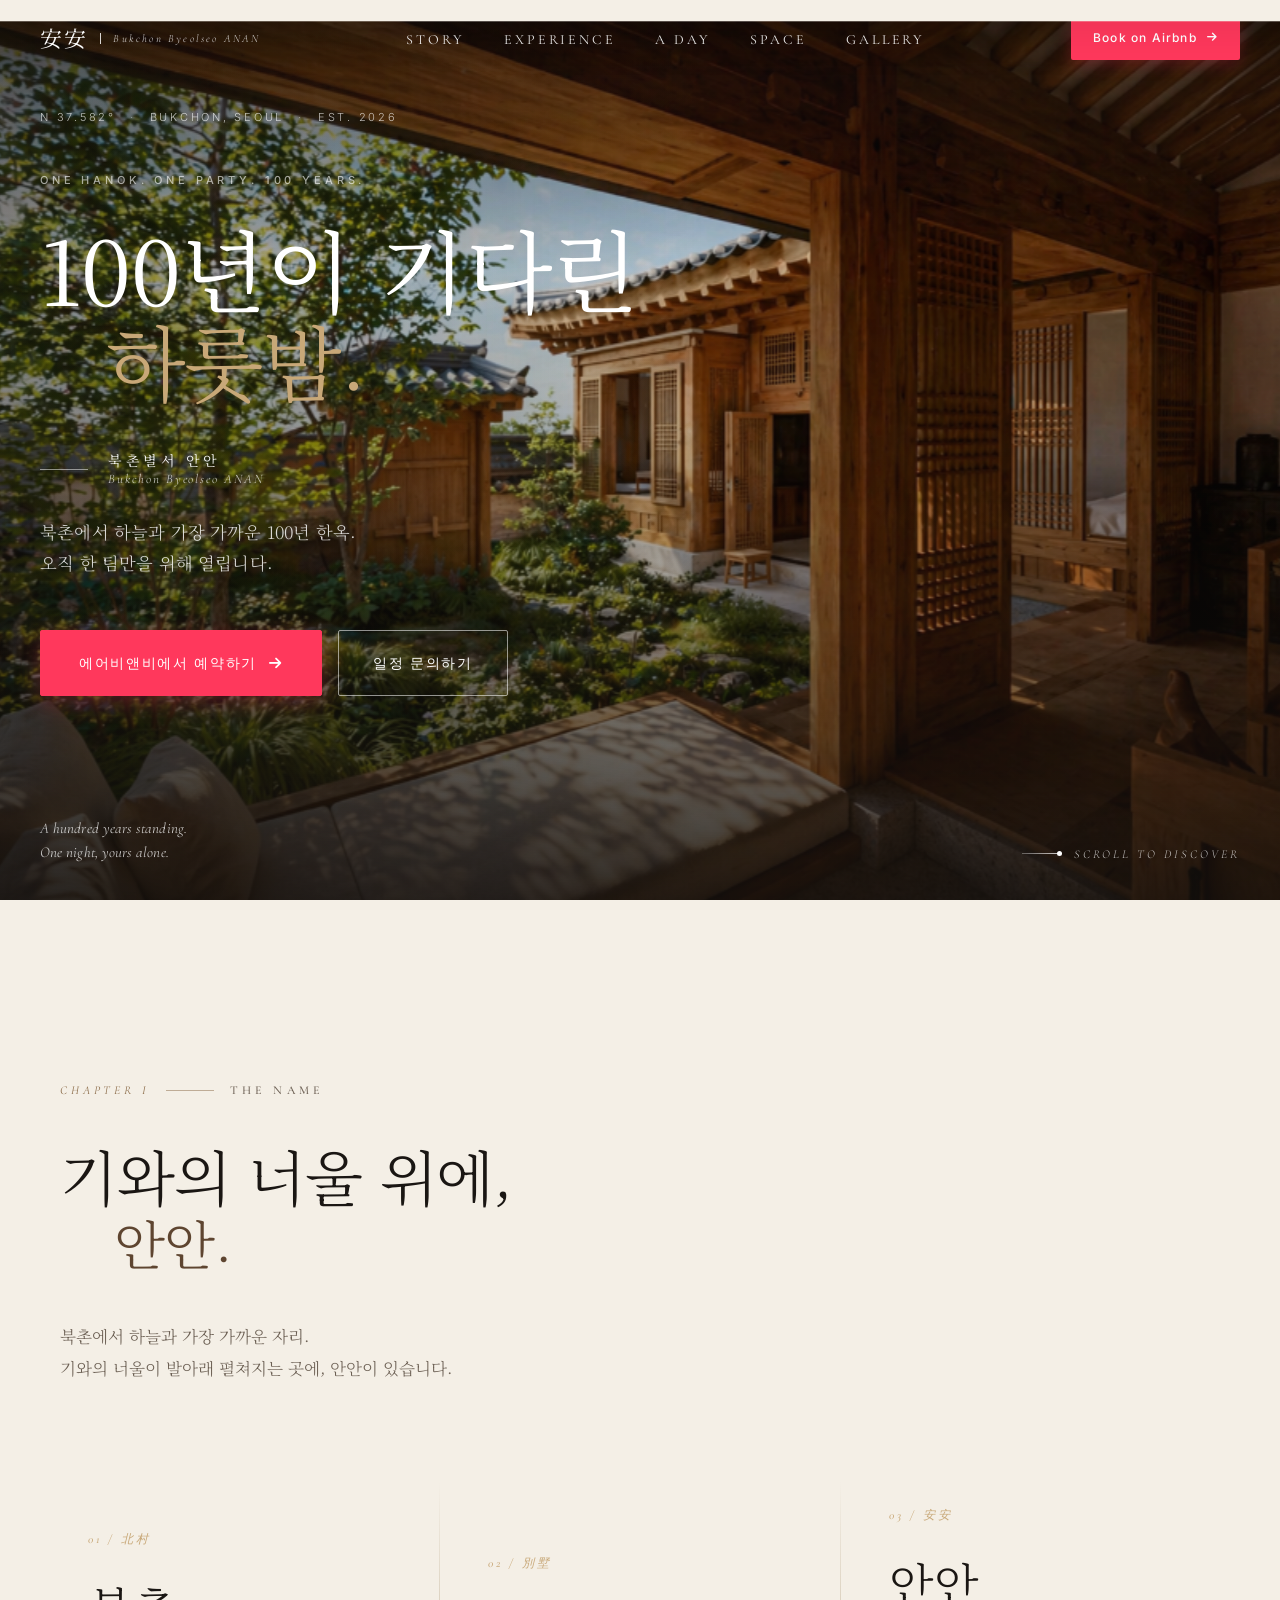
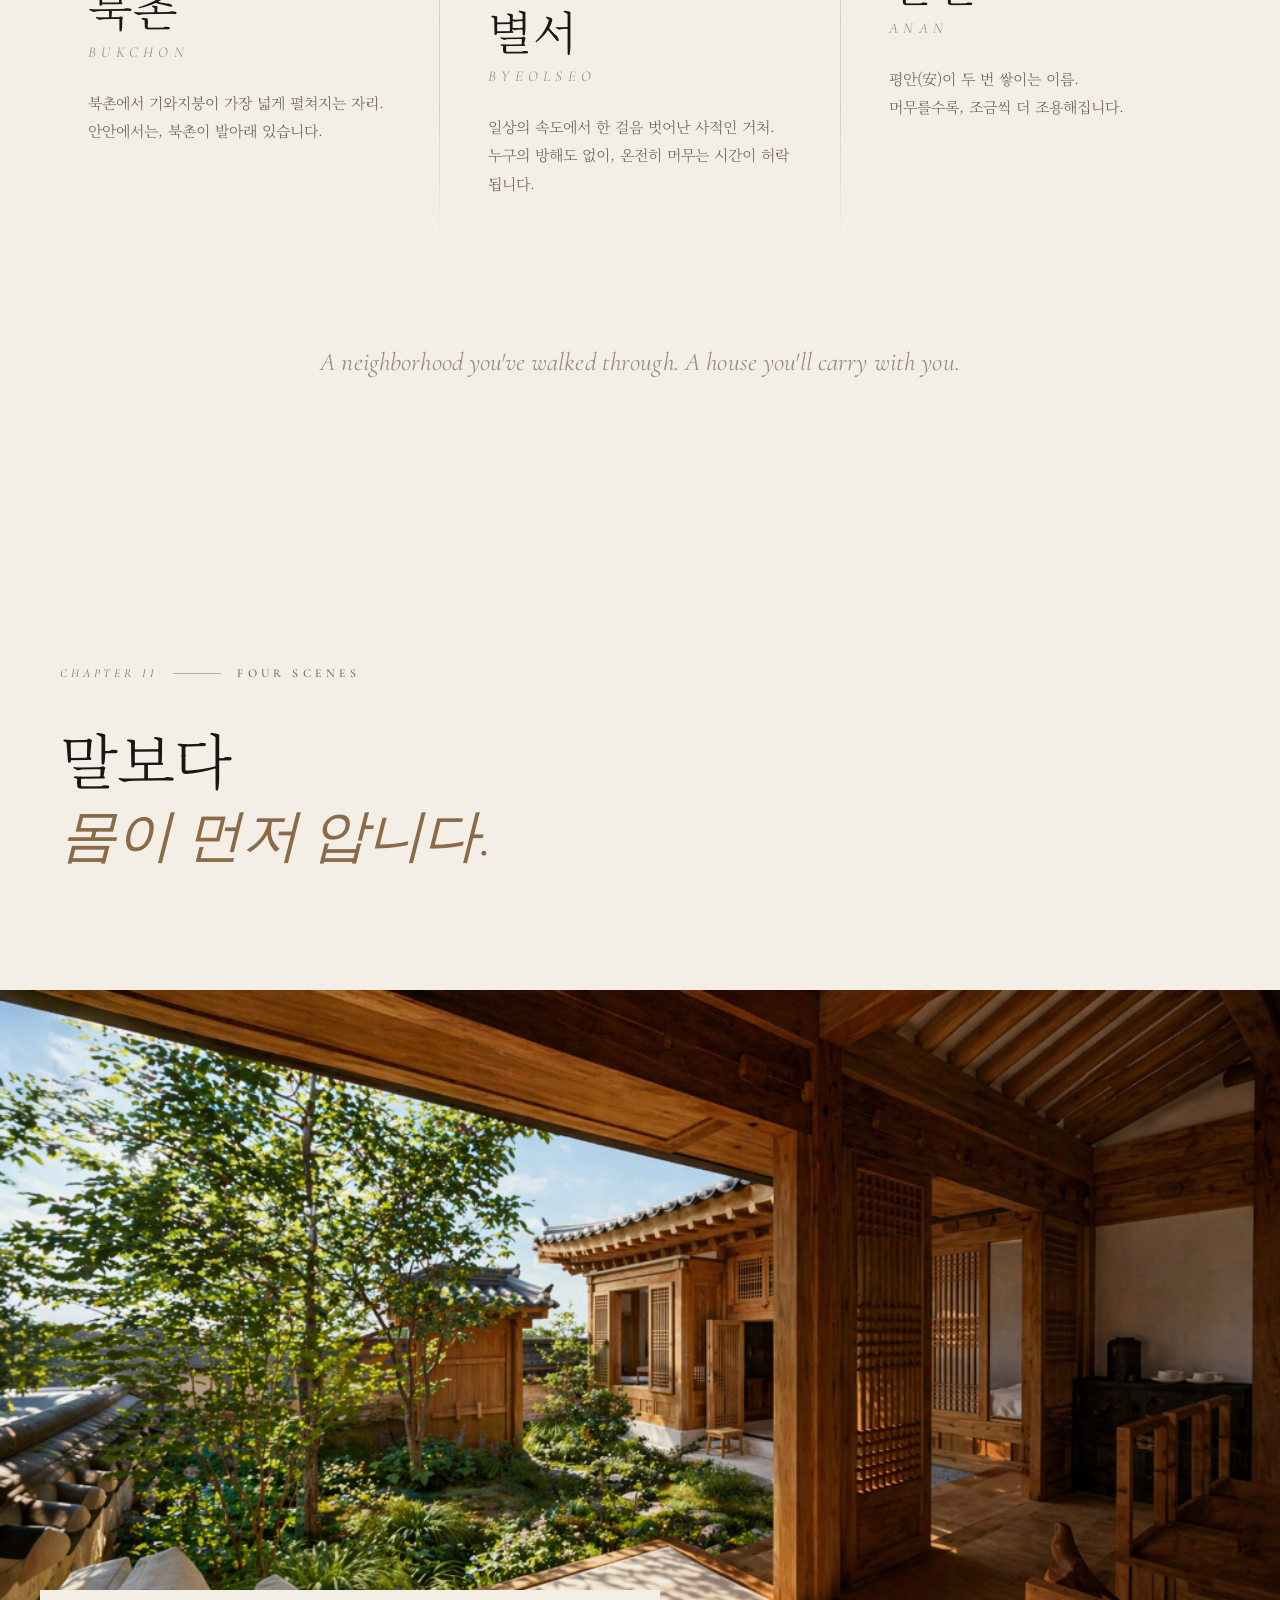
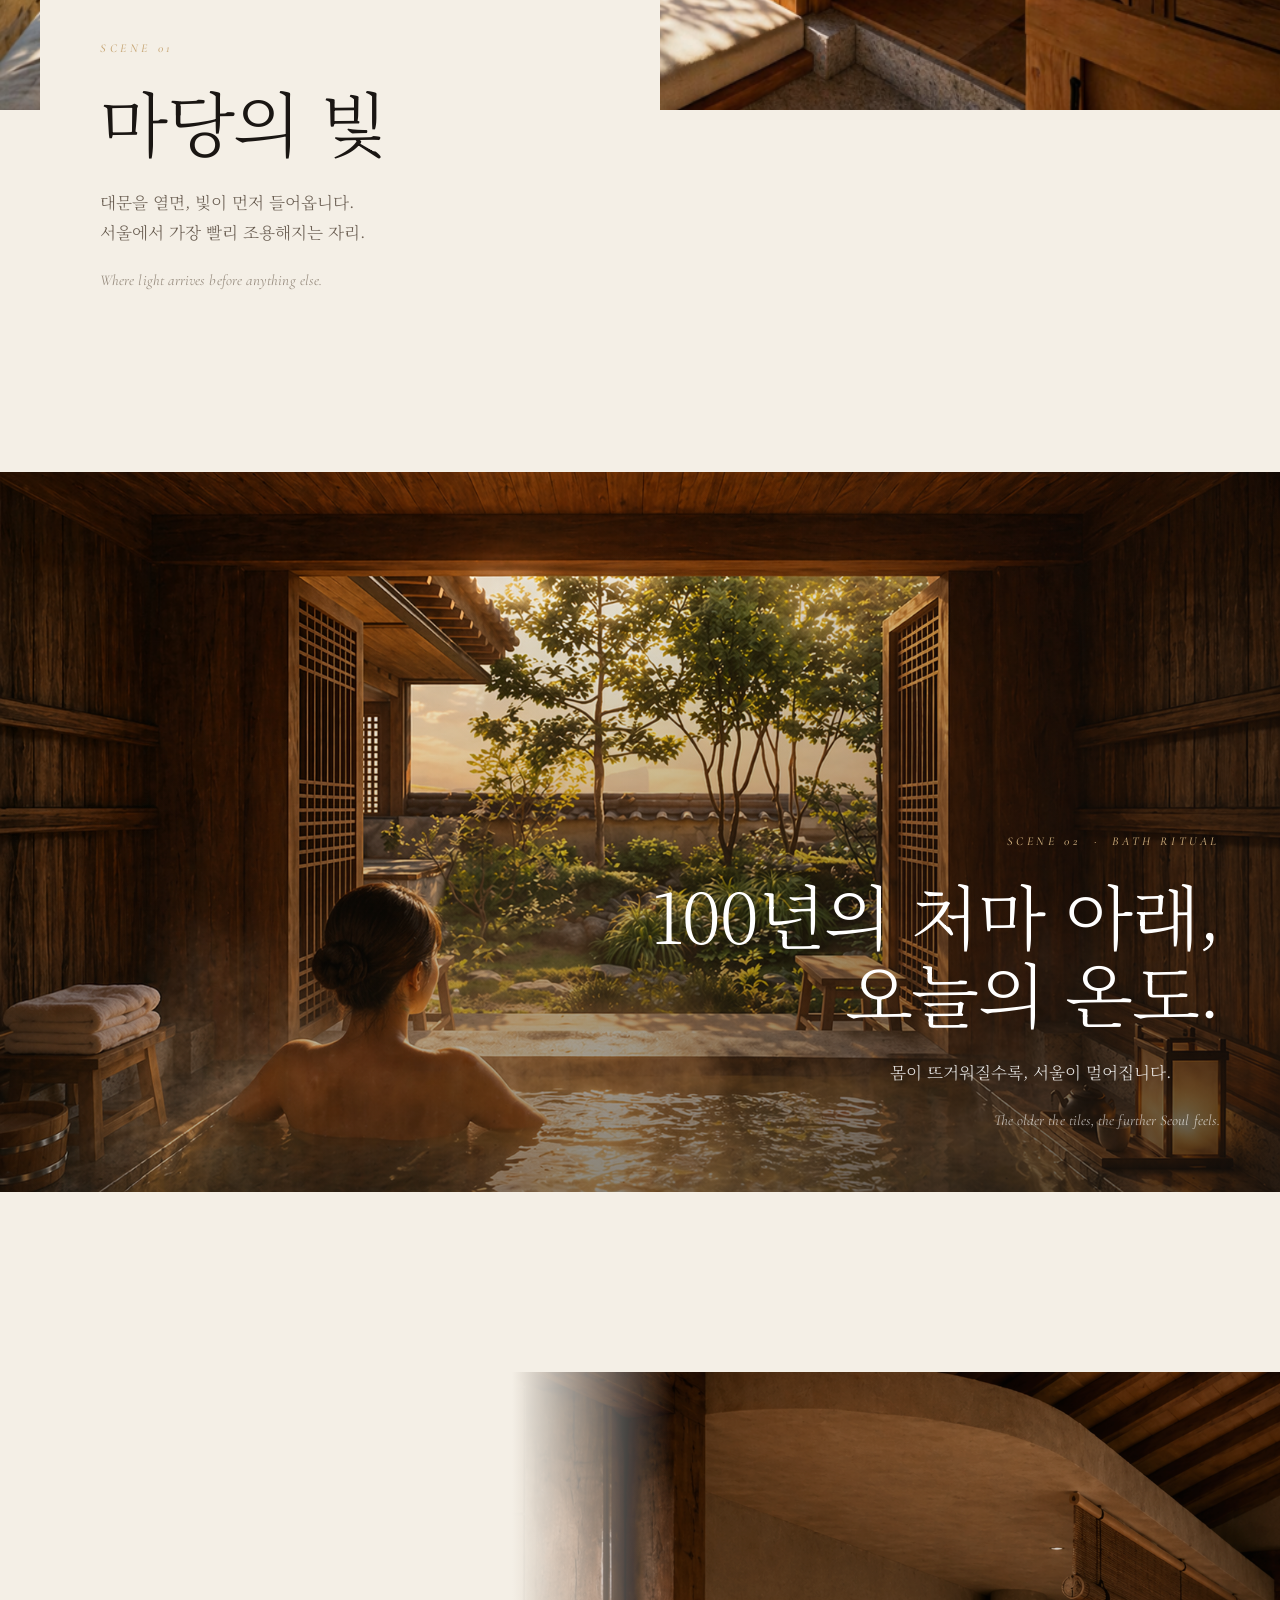
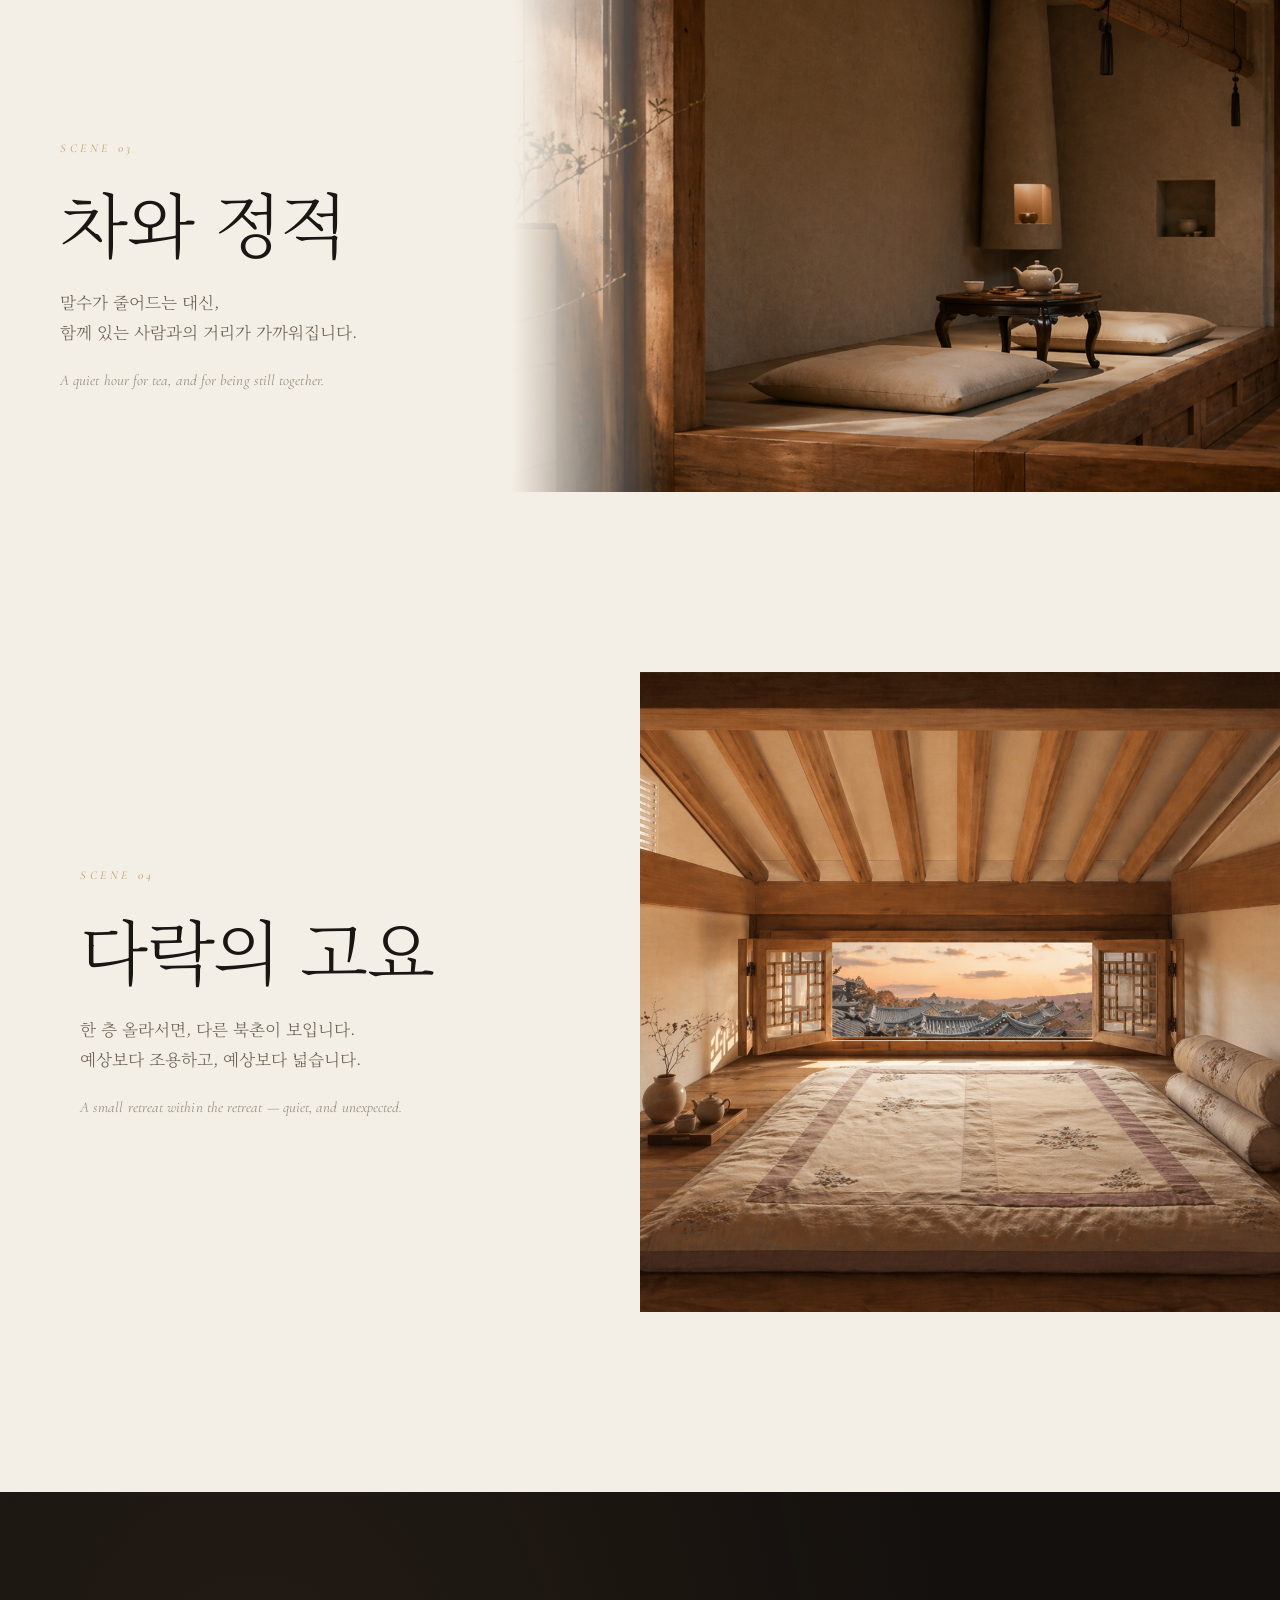
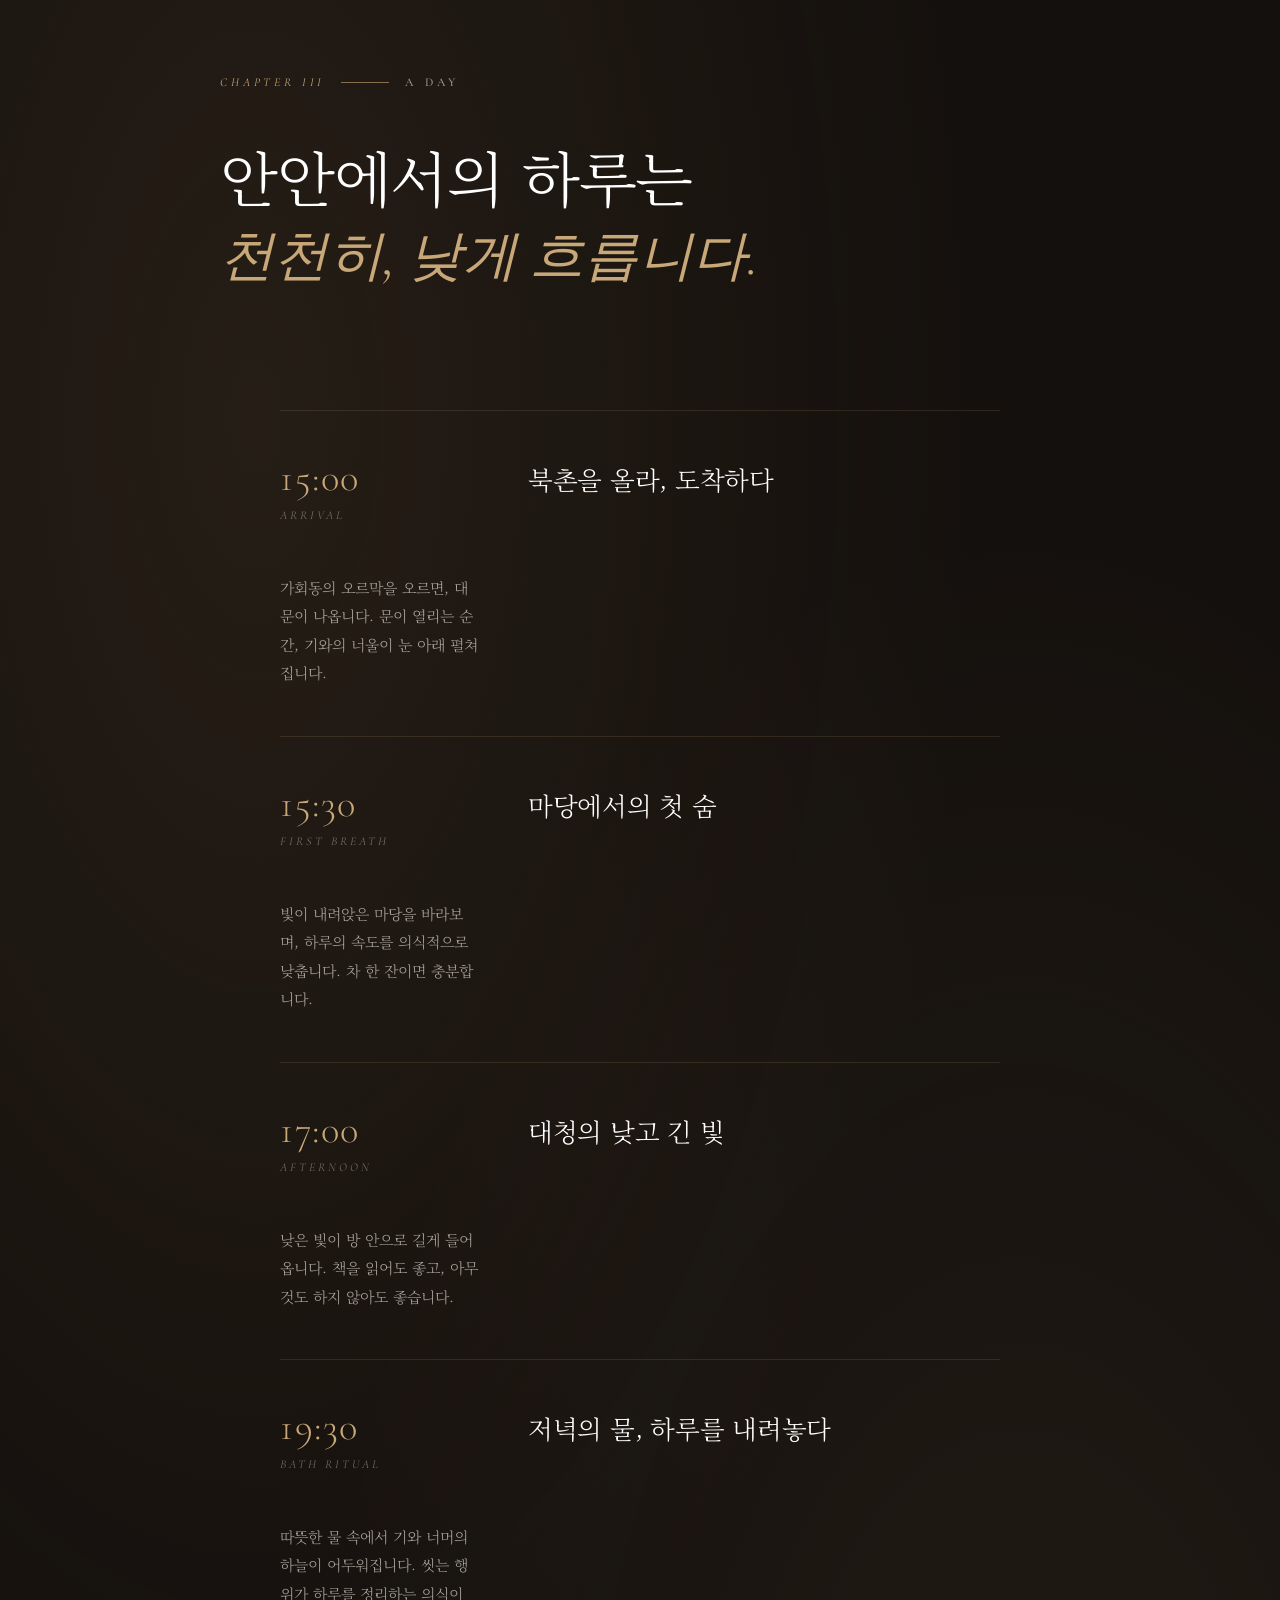
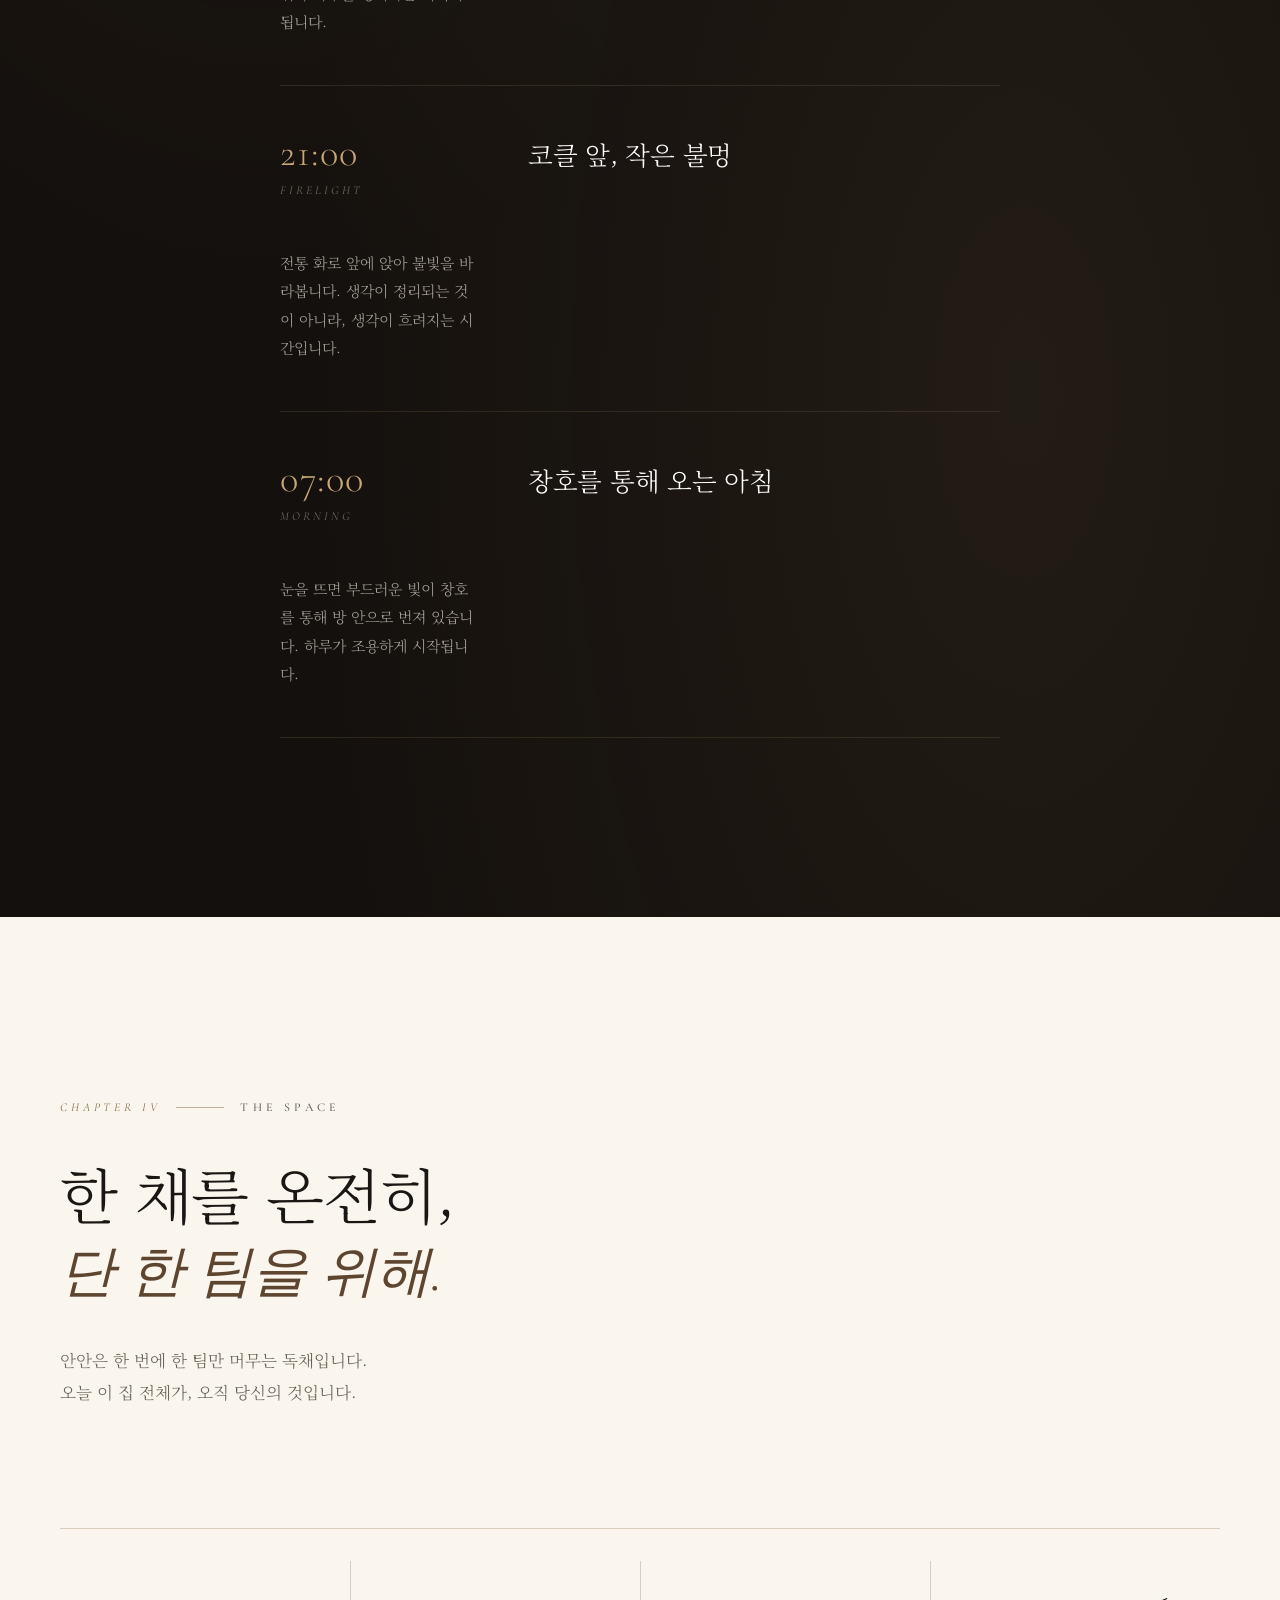
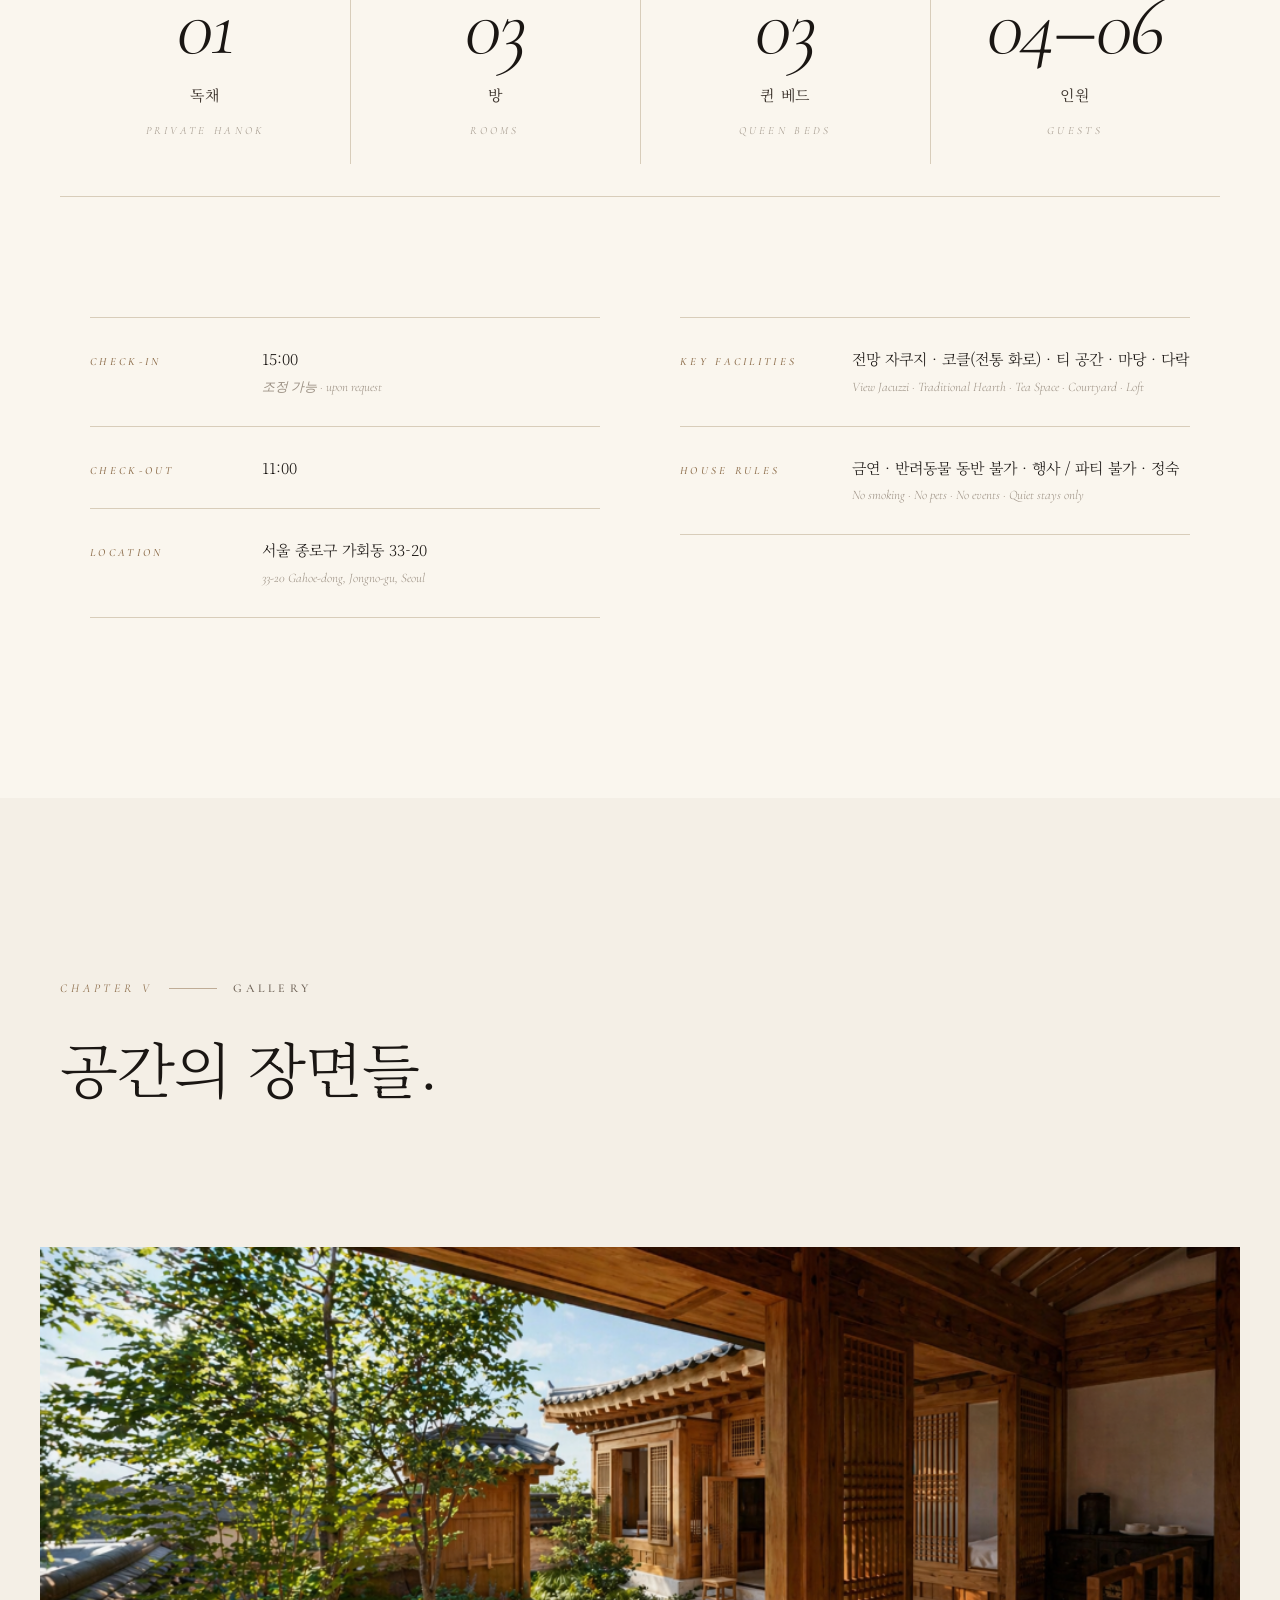
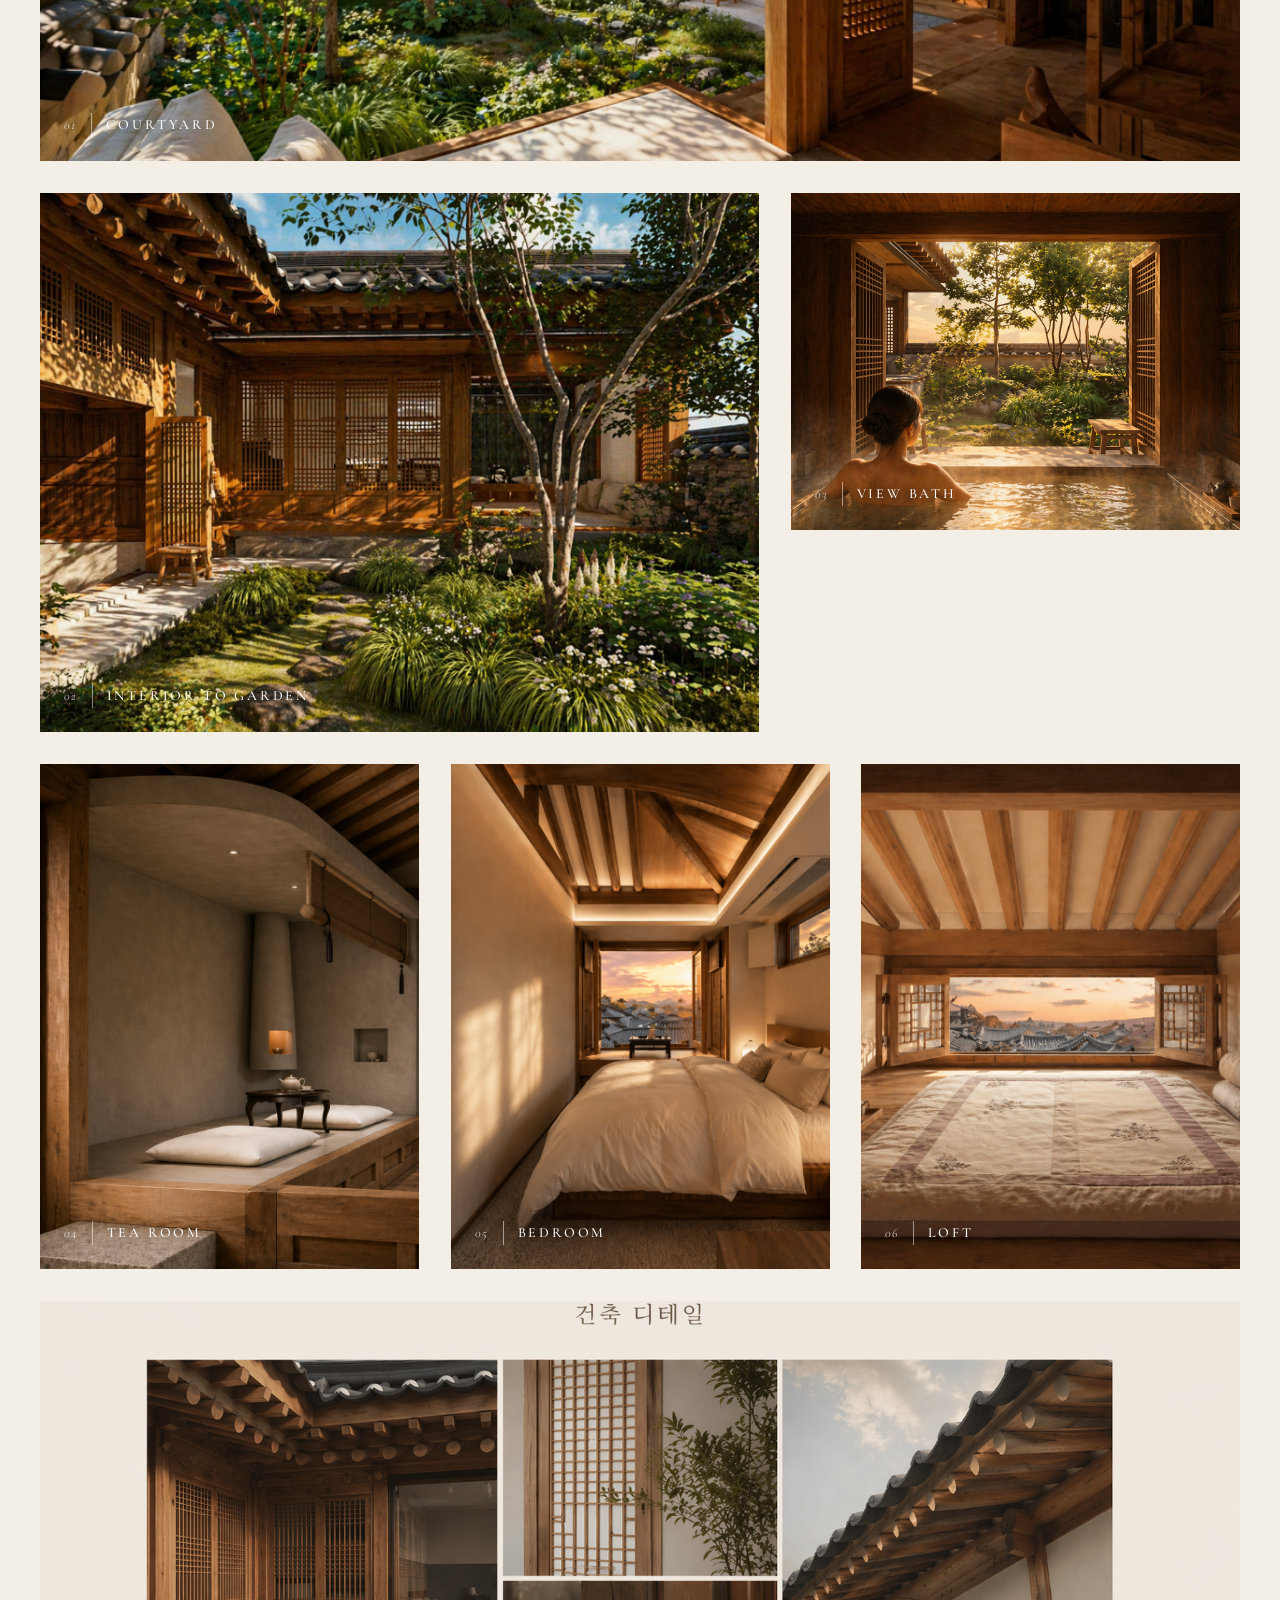
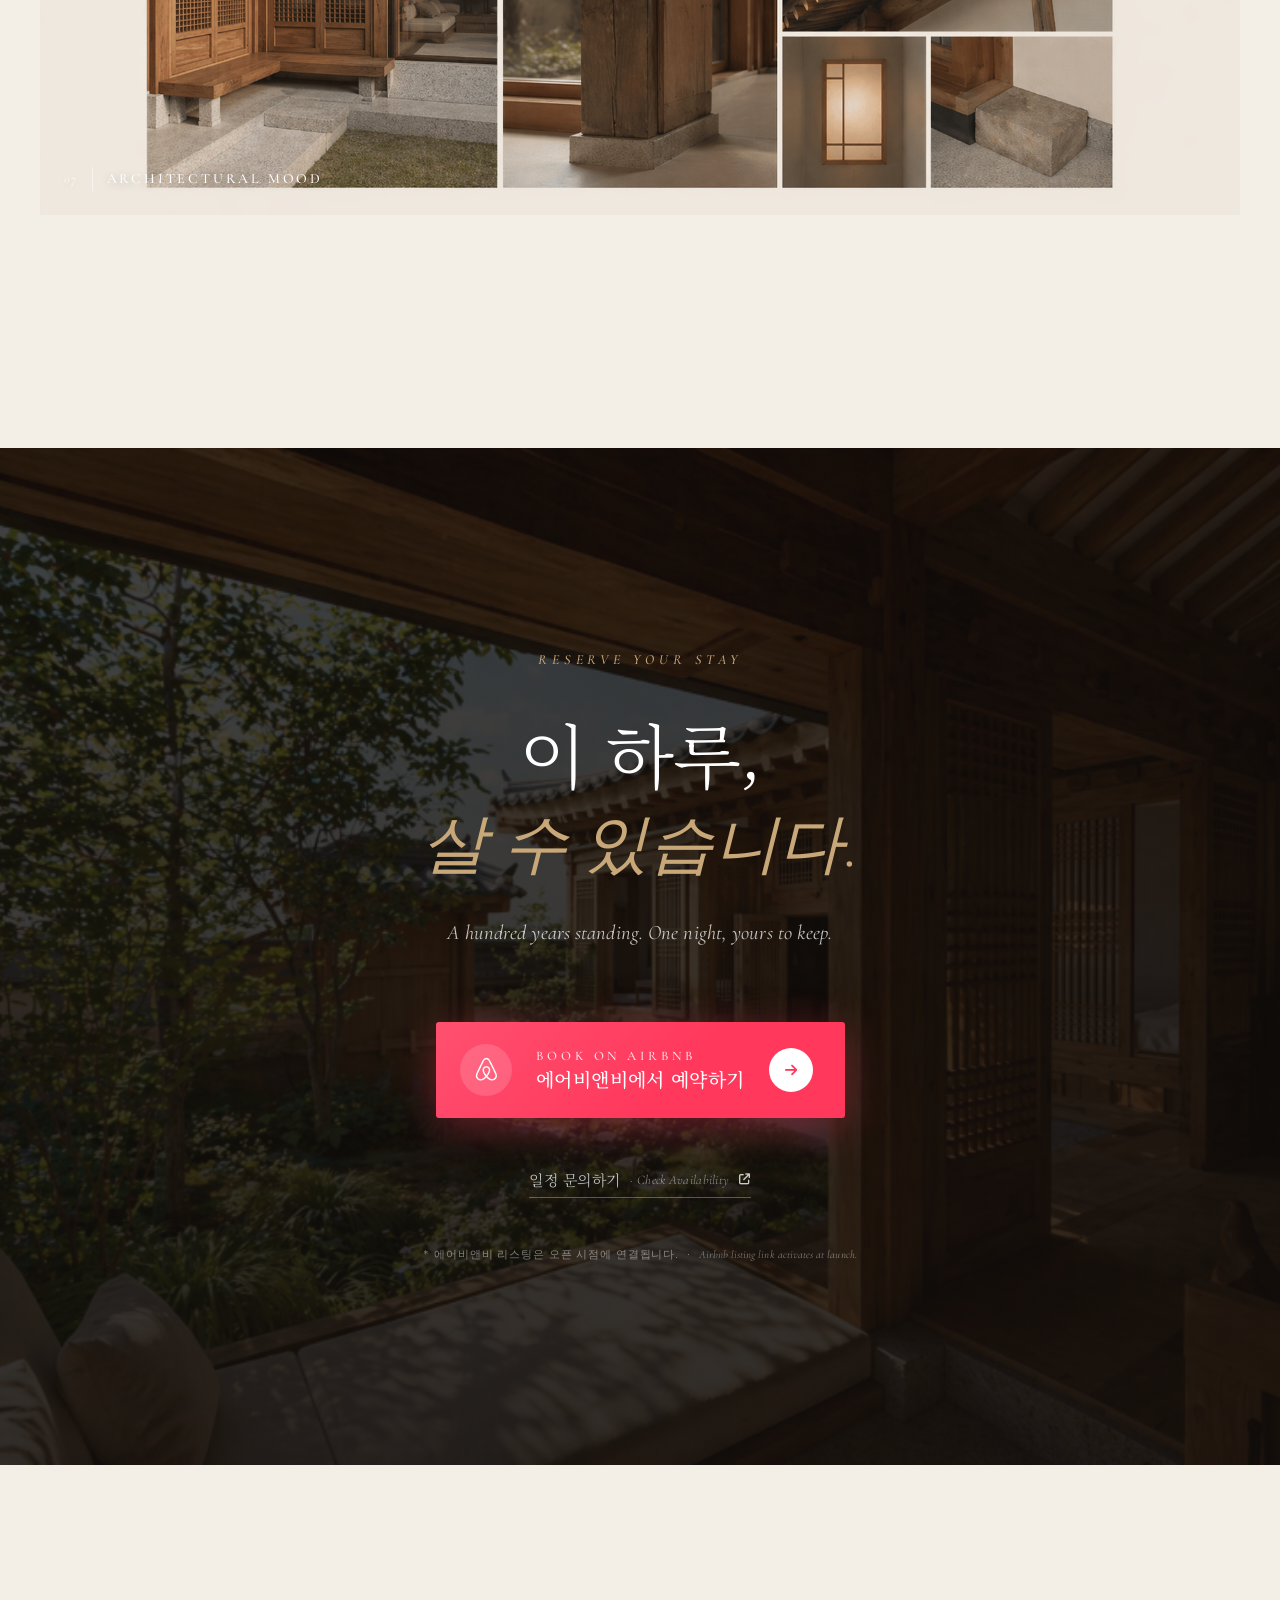
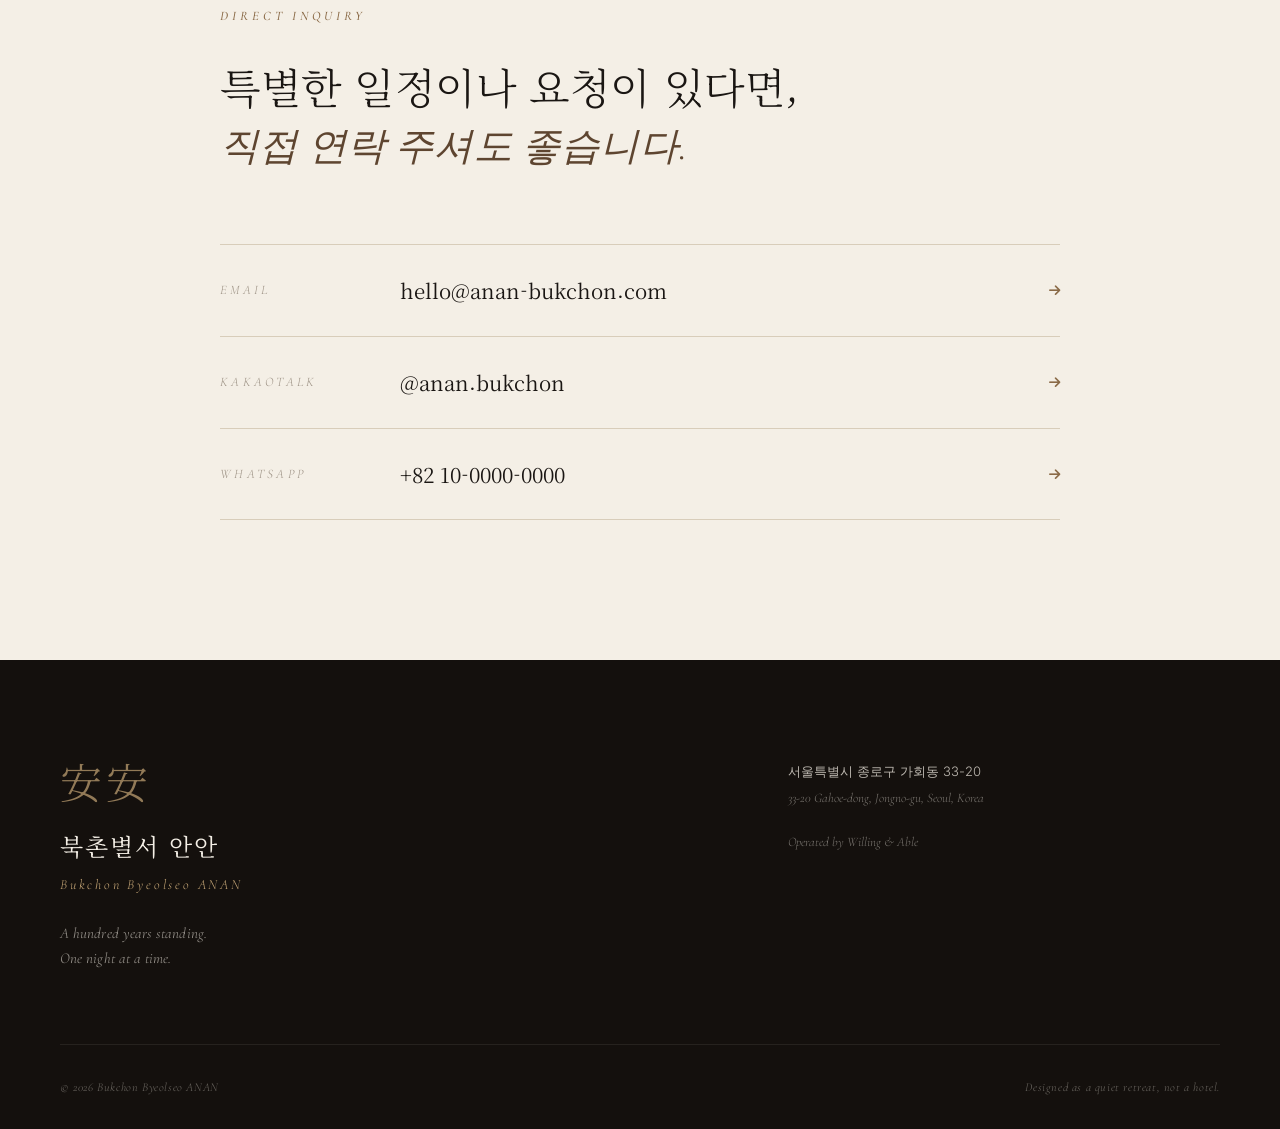
<file: index.html>
<!DOCTYPE html>
<html lang="ko">
<head>
    <meta charset="UTF-8">
    <meta name="viewport" content="width=device-width, initial-scale=1.0">
    <title>북촌별서 안안 — Bukchon Byeolseo ANAN</title>
    <meta name="description" content="100년이 기다린 하룻밤. 기와, 기둥, 주춧돌이 그대로인 북촌의 독채 한옥. 오직 한 팀만을 위해 열립니다.">
    <meta name="keywords" content="북촌, 한옥스테이, 별서, 안안, 프리미엄 한옥, Bukchon Hanok Stay, 가회동, 독채 한옥">

    <!-- Open Graph -->
    <meta property="og:title" content="북촌별서 안안 — Bukchon Byeolseo ANAN">
    <meta property="og:description" content="A private hanok retreat in Bukchon, where peace settles gently.">
    <meta property="og:image" content="images/hero-courtyard.jpg">
    <meta property="og:type" content="website">

    <!-- Fonts -->
    <link rel="preconnect" href="https://fonts.googleapis.com">
    <link rel="preconnect" href="https://fonts.gstatic.com" crossorigin>
    <link href="https://fonts.googleapis.com/css2?family=Cormorant+Garamond:wght@300;400;500;600;700&family=Noto+Serif+KR:wght@200;300;400;500;600;700&family=Inter:wght@300;400;500;600&display=swap" rel="stylesheet">

    <!-- Font Awesome -->
    <link rel="stylesheet" href="https://cdn.jsdelivr.net/npm/@fortawesome/fontawesome-free@6.4.0/css/all.min.css">

    <link rel="stylesheet" href="css/style.css">
</head>
<body>

    <!-- ============ NAVIGATION ============ -->
    <header class="site-header" id="siteHeader">
        <div class="nav-container">
            <a href="#home" class="brand-mark">
                <span class="brand-ko">安安</span>
                <span class="brand-en">Bukchon Byeolseo ANAN</span>
            </a>
            <nav class="main-nav" aria-label="주 메뉴">
                <ul>
                    <li><a href="#story">Story</a></li>
                    <li><a href="#experience">Experience</a></li>
                    <li><a href="#day">A Day</a></li>
                    <li><a href="#space">Space</a></li>
                    <li><a href="#gallery">Gallery</a></li>
                </ul>
            </nav>
            <a href="#reserve" class="nav-cta" id="navCta">
                <span>Book on Airbnb</span>
                <i class="fa-solid fa-arrow-right"></i>
            </a>
            <button class="menu-toggle" id="menuToggle" aria-label="메뉴 열기">
                <span></span><span></span>
            </button>
        </div>
        <div class="mobile-menu" id="mobileMenu">
            <ul>
                <li><a href="#story">Story</a></li>
                <li><a href="#experience">Experience</a></li>
                <li><a href="#day">A Day at ANAN</a></li>
                <li><a href="#space">Space</a></li>
                <li><a href="#gallery">Gallery</a></li>
                <li><a href="#reserve">Reserve</a></li>
            </ul>
            <a href="#reserve" class="mobile-cta">에어비앤비에서 예약하기 →</a>
        </div>
    </header>

    <!-- ============ SECTION 1. HERO ============ -->
    <section class="hero" id="home">
        <div class="hero-image">
            <img src="images/hero-courtyard.jpg" alt="북촌별서 안안의 마당과 한옥 전경" />
            <div class="hero-gradient"></div>
        </div>

        <div class="hero-top-meta">
            <span class="meta-line">N 37.582°</span>
            <span class="meta-dot">·</span>
            <span class="meta-line">Bukchon, Seoul</span>
            <span class="meta-dot">·</span>
            <span class="meta-line">Est. 2026</span>
        </div>

        <div class="hero-content">
            <p class="hero-eyebrow">One Hanok. One Party. 100 Years.</p>

            <h1 class="hero-title">
                <span class="hero-title-line">100년이 기다린</span>
                <span class="hero-title-line hero-title-accent">하룻밤.</span>
            </h1>

            <div class="hero-brand-block">
                <span class="hero-brand-divider"></span>
                <div class="hero-brand-text">
                    <span class="hero-brand-ko">북촌별서 안안</span>
                    <span class="hero-brand-en">Bukchon Byeolseo ANAN</span>
                </div>
            </div>

            <p class="hero-sub">
                북촌에서 하늘과 가장 가까운 100년 한옥.<br>
                오직 한 팀만을 위해 열립니다.
            </p>

            <div class="hero-actions">
                <a href="#reserve" class="btn btn-primary hero-btn-primary">
                    <span>에어비앤비에서 예약하기</span>
                    <i class="fa-solid fa-arrow-right"></i>
                </a>
                <a href="#inquiry" class="btn btn-ghost-light">일정 문의하기</a>
            </div>
        </div>

        <div class="hero-bottom-bar">
            <div class="hero-bottom-left">
                <em>A hundred years standing.<br>One night, yours alone.</em>
            </div>
            <div class="hero-bottom-right">
                <span class="scroll-indicator">
                    <span class="scroll-dot"></span>
                    <span class="scroll-label">Scroll to Discover</span>
                </span>
            </div>
        </div>
    </section>

    <!-- ============ SECTION 2. STORY (Editorial intro) ============ -->
    <section class="story" id="story">
        <div class="container">
            <div class="story-chapter">
                <span class="chapter-num">Chapter I</span>
                <span class="chapter-line"></span>
                <span class="chapter-label">The Name</span>
            </div>

            <h2 class="story-headline">
                <span class="story-headline-line">기와의 너울 위에,</span>
                <span class="story-headline-line">안안.</span>
            </h2>

            <p class="story-lead">
                북촌에서 하늘과 가장 가까운 자리.<br>
                기와의 너울이 발아래 펼쳐지는 곳에, 안안이 있습니다.
            </p>
        </div>

        <!-- Three pillars in editorial spread -->
        <div class="pillars">
            <div class="pillar pillar-01">
                <span class="pillar-index">01 / 北村</span>
                <h3 class="pillar-title">북촌 <em>Bukchon</em></h3>
                <p class="pillar-body">
                    북촌에서 기와지붕이 가장 넓게 펼쳐지는 자리.<br>
                    안안에서는, 북촌이 발아래 있습니다.
                </p>
            </div>

            <div class="pillar-divider"></div>

            <div class="pillar pillar-02">
                <span class="pillar-index">02 / 別墅</span>
                <h3 class="pillar-title">별서 <em>Byeolseo</em></h3>
                <p class="pillar-body">
                    일상의 속도에서 한 걸음 벗어난 사적인 거처.<br>
                    누구의 방해도 없이, 온전히 머무는 시간이 허락됩니다.
                </p>
            </div>

            <div class="pillar-divider"></div>

            <div class="pillar pillar-03">
                <span class="pillar-index">03 / 安安</span>
                <h3 class="pillar-title">안안 <em>ANAN</em></h3>
                <p class="pillar-body">
                    평안(安)이 두 번 쌓이는 이름.<br>
                    머무를수록, 조금씩 더 조용해집니다.
                </p>
            </div>
        </div>

        <div class="container">
            <p class="story-closing">
                <em>A neighborhood you've walked through. A house you'll carry with you.</em>
            </p>
        </div>
    </section>

    <!-- ============ SECTION 3. SIGNATURE SCENES (Editorial Spreads) ============ -->
    <section class="scenes" id="experience">

        <!-- Intro -->
        <div class="scenes-intro">
            <div class="container">
                <div class="story-chapter">
                    <span class="chapter-num">Chapter II</span>
                    <span class="chapter-line"></span>
                    <span class="chapter-label">Four Scenes</span>
                </div>
                <h2 class="scenes-headline">
                    말보다<br>
                    <em>몸이 먼저 압니다.</em>
                </h2>
            </div>
        </div>

        <!-- SCENE 01 — 마당의 빛 (full bleed image + floating caption) -->
        <article class="scene-spread scene-spread-01">
            <div class="scene-fullimage">
                <img src="images/hero-courtyard.jpg" alt="마당의 빛 — 안안의 첫 장면">
            </div>
            <div class="scene-caption scene-caption-01">
                <span class="scene-num">Scene 01</span>
                <h3 class="scene-title">마당의 빛</h3>
                <p class="scene-lead">
                    대문을 열면, 빛이 먼저 들어옵니다.<br>
                    서울에서 가장 빨리 조용해지는 자리.
                </p>
                <p class="scene-en"><em>Where light arrives before anything else.</em></p>
            </div>
        </article>

        <!-- SCENE 02 — 따뜻한 물이 머무는 시간 (full-bleed cinematic + overlay) -->
        <article class="scene-spread scene-spread-bath">
            <div class="scene-fullimage">
                <img src="images/scene-bath.png" alt="북촌별서 안안 — 기와 너머로 열리는 전망 자쿠지">
                <div class="scene-bath-overlay"></div>
            </div>
            <div class="scene-caption scene-caption-bath">
                <span class="scene-num light">Scene 02 &nbsp;·&nbsp; Bath Ritual</span>
                <h3 class="scene-title light">100년의 처마 아래,<br>오늘의 온도.</h3>
                <p class="scene-lead light">
                    몸이 뜨거워질수록, 서울이 멀어집니다.
                </p>
                <p class="scene-en light"><em>The older the tiles, the further Seoul feels.</em></p>
            </div>
        </article>

        <!-- SCENE 03 — 차와 정적 (editorial split: text 40% / image 60%) -->
        <article class="scene-tea">
            <div class="scene-tea-text">
                <span class="scene-num">Scene 03</span>
                <h3 class="scene-title">차와 정적</h3>
                <p class="scene-lead">
                    말수가 줄어드는 대신,<br>
                    함께 있는 사람과의 거리가 가까워집니다.
                </p>
                <p class="scene-en"><em>A quiet hour for tea, and for being still together.</em></p>
            </div>
            <div class="scene-tea-image">
                <img src="images/scene-tea.png" alt="북촌별서 안안 — 차와 정적, 다실">
                <div class="scene-tea-overlay"></div>
            </div>
        </article>

        <!-- SCENE 04 — 다락의 고요 (split: text left, image right) -->
        <article class="scene-split scene-split-left">
            <div class="scene-split-text">
                <span class="scene-num">Scene 04</span>
                <h3 class="scene-title">다락의 고요</h3>
                <p class="scene-lead">
                    한 층 올라서면, 다른 북촌이 보입니다.<br>
                    예상보다 조용하고, 예상보다 넓습니다.
                </p>
                <p class="scene-en"><em>A small retreat within the retreat — quiet, and unexpected.</em></p>
            </div>
            <div class="scene-split-image">
                <img src="images/gallery-loft.png" alt="북촌별서 안안 — 다락의 고요">
            </div>
        </article>
    </section>

    <!-- ============ SECTION 4. A DAY AT ANAN ============ -->
    <section class="a-day" id="day">
        <div class="a-day-bg"></div>
        <div class="container-narrow">
            <div class="story-chapter story-chapter-light">
                <span class="chapter-num">Chapter III</span>
                <span class="chapter-line"></span>
                <span class="chapter-label">A Day</span>
            </div>

            <h2 class="a-day-headline">
                안안에서의 하루는<br>
                <em>천천히, 낮게 흐릅니다.</em>
            </h2>

            <div class="day-journey">
                <div class="day-entry">
                    <div class="day-entry-meta">
                        <span class="day-time">15:00</span>
                        <span class="day-tag">Arrival</span>
                    </div>
                    <h4 class="day-entry-title">북촌을 올라, 도착하다</h4>
                    <p class="day-entry-desc">가회동의 오르막을 오르면, 대문이 나옵니다. 문이 열리는 순간, 기와의 너울이 눈 아래 펼쳐집니다.</p>
                </div>

                <div class="day-entry">
                    <div class="day-entry-meta">
                        <span class="day-time">15:30</span>
                        <span class="day-tag">First Breath</span>
                    </div>
                    <h4 class="day-entry-title">마당에서의 첫 숨</h4>
                    <p class="day-entry-desc">빛이 내려앉은 마당을 바라보며, 하루의 속도를 의식적으로 낮춥니다. 차 한 잔이면 충분합니다.</p>
                </div>

                <div class="day-entry">
                    <div class="day-entry-meta">
                        <span class="day-time">17:00</span>
                        <span class="day-tag">Afternoon</span>
                    </div>
                    <h4 class="day-entry-title">대청의 낮고 긴 빛</h4>
                    <p class="day-entry-desc">낮은 빛이 방 안으로 길게 들어옵니다. 책을 읽어도 좋고, 아무것도 하지 않아도 좋습니다.</p>
                </div>

                <div class="day-entry">
                    <div class="day-entry-meta">
                        <span class="day-time">19:30</span>
                        <span class="day-tag">Bath Ritual</span>
                    </div>
                    <h4 class="day-entry-title">저녁의 물, 하루를 내려놓다</h4>
                    <p class="day-entry-desc">따뜻한 물 속에서 기와 너머의 하늘이 어두워집니다. 씻는 행위가 하루를 정리하는 의식이 됩니다.</p>
                </div>

                <div class="day-entry">
                    <div class="day-entry-meta">
                        <span class="day-time">21:00</span>
                        <span class="day-tag">Firelight</span>
                    </div>
                    <h4 class="day-entry-title">코클 앞, 작은 불멍</h4>
                    <p class="day-entry-desc">전통 화로 앞에 앉아 불빛을 바라봅니다. 생각이 정리되는 것이 아니라, 생각이 흐려지는 시간입니다.</p>
                </div>

                <div class="day-entry">
                    <div class="day-entry-meta">
                        <span class="day-time">07:00</span>
                        <span class="day-tag">Morning</span>
                    </div>
                    <h4 class="day-entry-title">창호를 통해 오는 아침</h4>
                    <p class="day-entry-desc">눈을 뜨면 부드러운 빛이 창호를 통해 방 안으로 번져 있습니다. 하루가 조용하게 시작됩니다.</p>
                </div>
            </div>
        </div>
    </section>

    <!-- ============ SECTION 5. SPACE ============ -->
    <section class="space" id="space">
        <div class="container">
            <div class="story-chapter">
                <span class="chapter-num">Chapter IV</span>
                <span class="chapter-line"></span>
                <span class="chapter-label">The Space</span>
            </div>

            <div class="space-head">
                <h2 class="space-headline">
                    한 채를 온전히,<br>
                    <em>단 한 팀을 위해.</em>
                </h2>
                <p class="space-lead">
                    안안은 한 번에 한 팀만 머무는 독채입니다.<br>
                    오늘 이 집 전체가, 오직 당신의 것입니다.
                </p>
            </div>

            <!-- Big stat spread -->
            <div class="space-stats">
                <div class="stat-item">
                    <span class="stat-num">01</span>
                    <span class="stat-label-ko">독채</span>
                    <span class="stat-label-en">Private Hanok</span>
                </div>
                <div class="stat-item">
                    <span class="stat-num">03</span>
                    <span class="stat-label-ko">방</span>
                    <span class="stat-label-en">Rooms</span>
                </div>
                <div class="stat-item">
                    <span class="stat-num">03</span>
                    <span class="stat-label-ko">퀸 베드</span>
                    <span class="stat-label-en">Queen Beds</span>
                </div>
                <div class="stat-item">
                    <span class="stat-num">04–06</span>
                    <span class="stat-label-ko">인원</span>
                    <span class="stat-label-en">Guests</span>
                </div>
            </div>

            <!-- Refined info list -->
            <div class="space-info">
                <div class="info-col">
                    <dl class="info-list">
                        <div class="info-item">
                            <dt>Check-in</dt>
                            <dd>15:00 <span class="info-note">조정 가능 · upon request</span></dd>
                        </div>
                        <div class="info-item">
                            <dt>Check-out</dt>
                            <dd>11:00</dd>
                        </div>
                        <div class="info-item">
                            <dt>Location</dt>
                            <dd>서울 종로구 가회동 33-20<br><span class="info-note">33-20 Gahoe-dong, Jongno-gu, Seoul</span></dd>
                        </div>
                    </dl>
                </div>
                <div class="info-col">
                    <dl class="info-list">
                        <div class="info-item">
                            <dt>Key Facilities</dt>
                            <dd>전망 자쿠지 · 코클(전통 화로) · 티 공간 · 마당 · 다락<br><span class="info-note">View Jacuzzi · Traditional Hearth · Tea Space · Courtyard · Loft</span></dd>
                        </div>
                        <div class="info-item">
                            <dt>House Rules</dt>
                            <dd>금연 · 반려동물 동반 불가 · 행사 / 파티 불가 · 정숙<br><span class="info-note">No smoking · No pets · No events · Quiet stays only</span></dd>
                        </div>
                    </dl>
                </div>
            </div>
        </div>
    </section>

    <!-- ============ SECTION 6. GALLERY (curated, image-led) ============ -->
    <section class="gallery" id="gallery">
        <div class="container">
            <div class="story-chapter">
                <span class="chapter-num">Chapter V</span>
                <span class="chapter-line"></span>
                <span class="chapter-label">Gallery</span>
            </div>
            <h2 class="gallery-headline">
                공간의 장면들.
            </h2>
            <p class="gallery-sub"><em>A curated sequence of moments inside ANAN.</em></p>
        </div>

        <div class="gallery-editorial">

            <!-- Row 1: single large hero -->
            <figure class="g-figure g-hero">
                <img src="images/hero-courtyard.jpg" alt="마당과 한옥 — 안안의 대표 장면">
                <figcaption>
                    <span>01</span>
                    <strong>Courtyard</strong>
                </figcaption>
            </figure>

            <!-- Row 2: asymmetric pair -->
            <div class="g-row g-row-asym">
                <figure class="g-figure g-wide">
                    <img src="images/garden-view.jpg" alt="정원을 향해 열린 한옥의 공간">
                    <figcaption>
                        <span>02</span>
                        <strong>Interior to Garden</strong>
                    </figcaption>
                </figure>
                <figure class="g-figure g-tall">
                    <img src="images/scene-bath.png" alt="북촌별서 안안 — 전망 자쿠지">
                    <figcaption>
                        <span>03</span>
                        <strong>View Bath</strong>
                    </figcaption>
                </figure>
            </div>

            <!-- Row 3: trio -->
            <div class="g-row g-row-trio">
                <figure class="g-figure">
                    <img src="images/gallery-tearoom.png" alt="북촌별서 안안 — 티룸">
                    <figcaption>
                        <span>04</span>
                        <strong>Tea Room</strong>
                    </figcaption>
                </figure>
                <figure class="g-figure">
                    <img src="images/gallery-bedroom.png" alt="북촌별서 안안 — 침실">
                    <figcaption>
                        <span>05</span>
                        <strong>Bedroom</strong>
                    </figcaption>
                </figure>
                <figure class="g-figure">
                    <img src="images/gallery-loft.png" alt="북촌별서 안안 — 다락">
                    <figcaption>
                        <span>06</span>
                        <strong>Loft</strong>
                    </figcaption>
                </figure>
            </div>

            <!-- Row 4: wide detail -->
            <figure class="g-figure g-wide-full">
                <img src="images/gallery-detail.png" alt="북촌별서 안안 — 건축 디테일">
                <figcaption>
                    <span>07</span>
                    <strong>Architectural Mood</strong>
                </figcaption>
            </figure>
        </div>

    </section>

    <!-- ============ SECTION 7. RESERVE (strong Airbnb CTA) ============ -->
    <section class="reserve" id="reserve">
        <div class="reserve-bg">
            <img src="images/hero-courtyard.jpg" alt="">
            <div class="reserve-overlay"></div>
        </div>

        <div class="reserve-content">
            <p class="reserve-eyebrow">Reserve Your Stay</p>

            <h2 class="reserve-headline">
                이 하루,<br>
                <em>살 수 있습니다.</em>
            </h2>
            <p class="reserve-sub">
                <em>A hundred years standing. One night, yours to keep.</em>
            </p>

            <!-- PRIMARY Airbnb CTA -->
            <a href="#" class="airbnb-primary" id="airbnbLink" target="_blank" rel="noopener">
                <span class="airbnb-primary-icon">
                    <i class="fa-brands fa-airbnb"></i>
                </span>
                <span class="airbnb-primary-text">
                    <span class="airbnb-primary-top">Book on Airbnb</span>
                    <span class="airbnb-primary-bot">에어비앤비에서 예약하기</span>
                </span>
                <span class="airbnb-primary-arrow">
                    <i class="fa-solid fa-arrow-right"></i>
                </span>
            </a>

            <div class="reserve-secondary-actions">
                <a href="#inquiry" class="reserve-link">
                    일정 문의하기 <span>· Check Availability</span>
                    <i class="fa-solid fa-arrow-up-right-from-square"></i>
                </a>
            </div>

            <p class="reserve-note">* 에어비앤비 리스팅은 오픈 시점에 연결됩니다. &nbsp;·&nbsp; <em>Airbnb listing link activates at launch.</em></p>
        </div>
    </section>

    <!-- ============ INQUIRY (minimal) ============ -->
    <section class="inquiry" id="inquiry">
        <div class="container-narrow">
            <p class="inquiry-eyebrow">Direct Inquiry</p>
            <h3 class="inquiry-title">
                특별한 일정이나 요청이 있다면,<br>
                <em>직접 연락 주셔도 좋습니다.</em>
            </h3>

            <div class="inquiry-channels">
                <a href="mailto:hello@anan-bukchon.com" class="ch-line">
                    <span class="ch-label">Email</span>
                    <span class="ch-value">hello@anan-bukchon.com</span>
                    <i class="fa-solid fa-arrow-right"></i>
                </a>
                <a href="#" class="ch-line">
                    <span class="ch-label">KakaoTalk</span>
                    <span class="ch-value">@anan.bukchon</span>
                    <i class="fa-solid fa-arrow-right"></i>
                </a>
                <a href="#" class="ch-line">
                    <span class="ch-label">WhatsApp</span>
                    <span class="ch-value">+82 10-0000-0000</span>
                    <i class="fa-solid fa-arrow-right"></i>
                </a>
            </div>
        </div>
    </section>

    <!-- ============ FOOTER ============ -->
    <footer class="site-footer">
        <div class="container">
            <div class="footer-inner">
                <div class="footer-brand">
                    <span class="footer-seal">安安</span>
                    <h4>북촌별서 안안</h4>
                    <p class="footer-en">Bukchon Byeolseo ANAN</p>
                    <p class="footer-tagline"><em>A hundred years standing.<br>One night at a time.</em></p>
                </div>
                <div class="footer-meta">
                    <p>서울특별시 종로구 가회동 33-20</p>
                    <p class="footer-meta-small">33-20 Gahoe-dong, Jongno-gu, Seoul, Korea</p>
                    <p class="footer-meta-small" style="margin-top:20px;">Operated by Willing & Able</p>
                </div>
            </div>
            <div class="footer-bottom">
                <p>© 2026 Bukchon Byeolseo ANAN</p>
                <p>Designed as a quiet retreat, not a hotel.</p>
            </div>
        </div>
    </footer>

    <!-- Floating Airbnb CTA (sticky mobile) -->
    <a href="#reserve" class="floating-cta" id="floatingCta">
        <i class="fa-brands fa-airbnb"></i>
        <span>Book on Airbnb</span>
        <i class="fa-solid fa-arrow-right"></i>
    </a>

    <script src="js/main.js"></script>
</body>
</html>
</file>
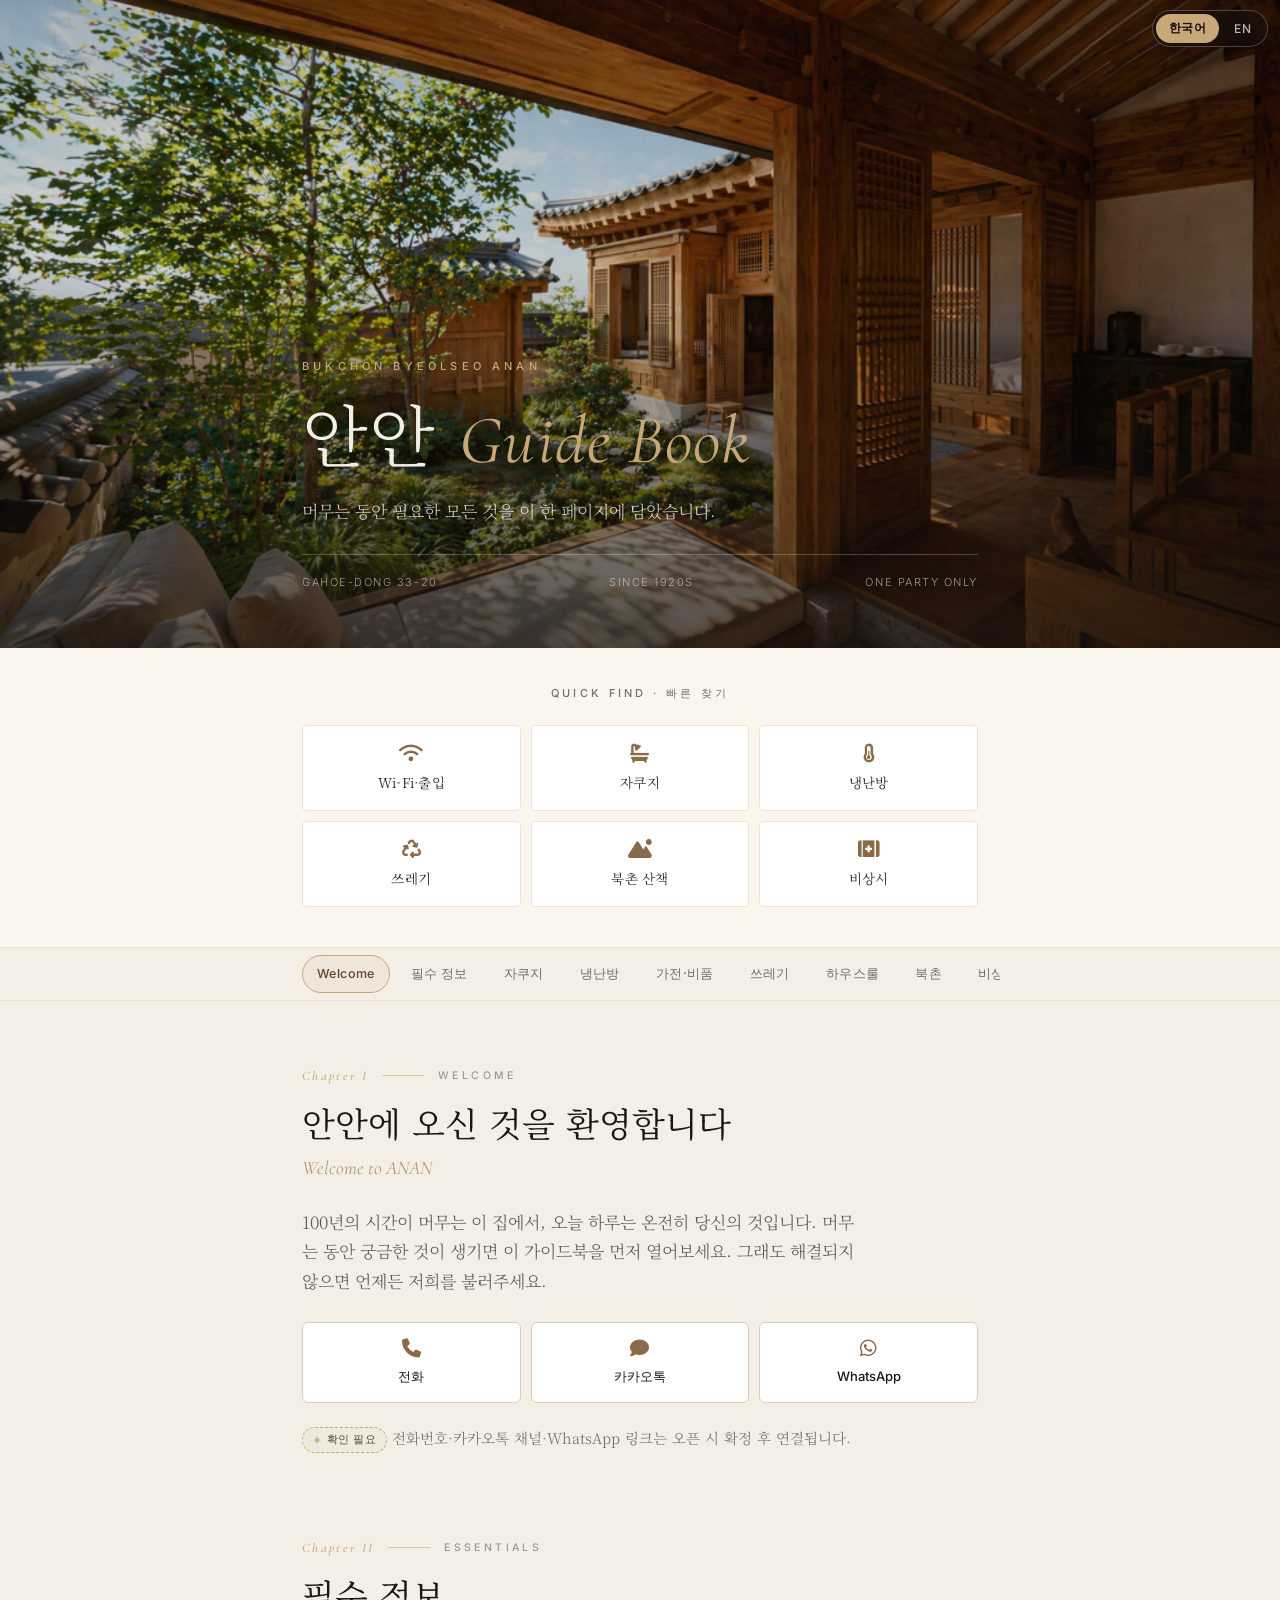
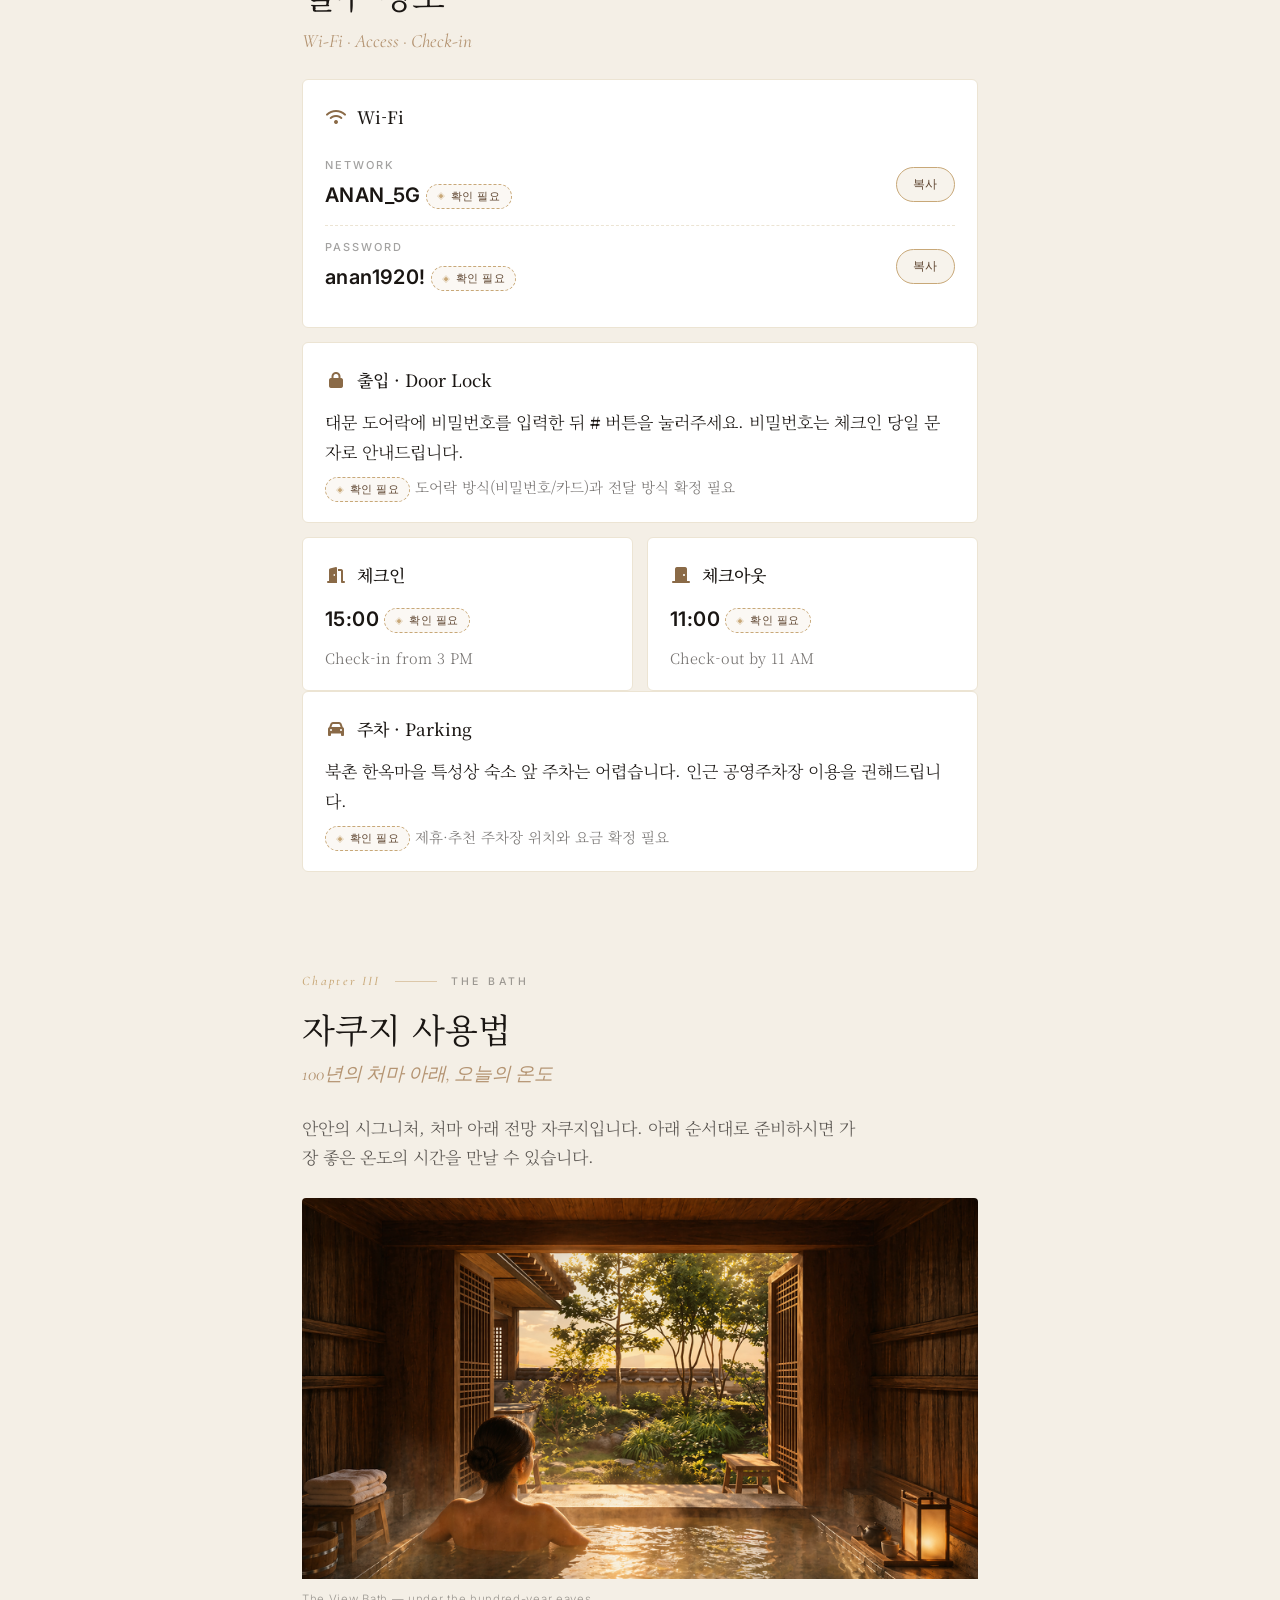
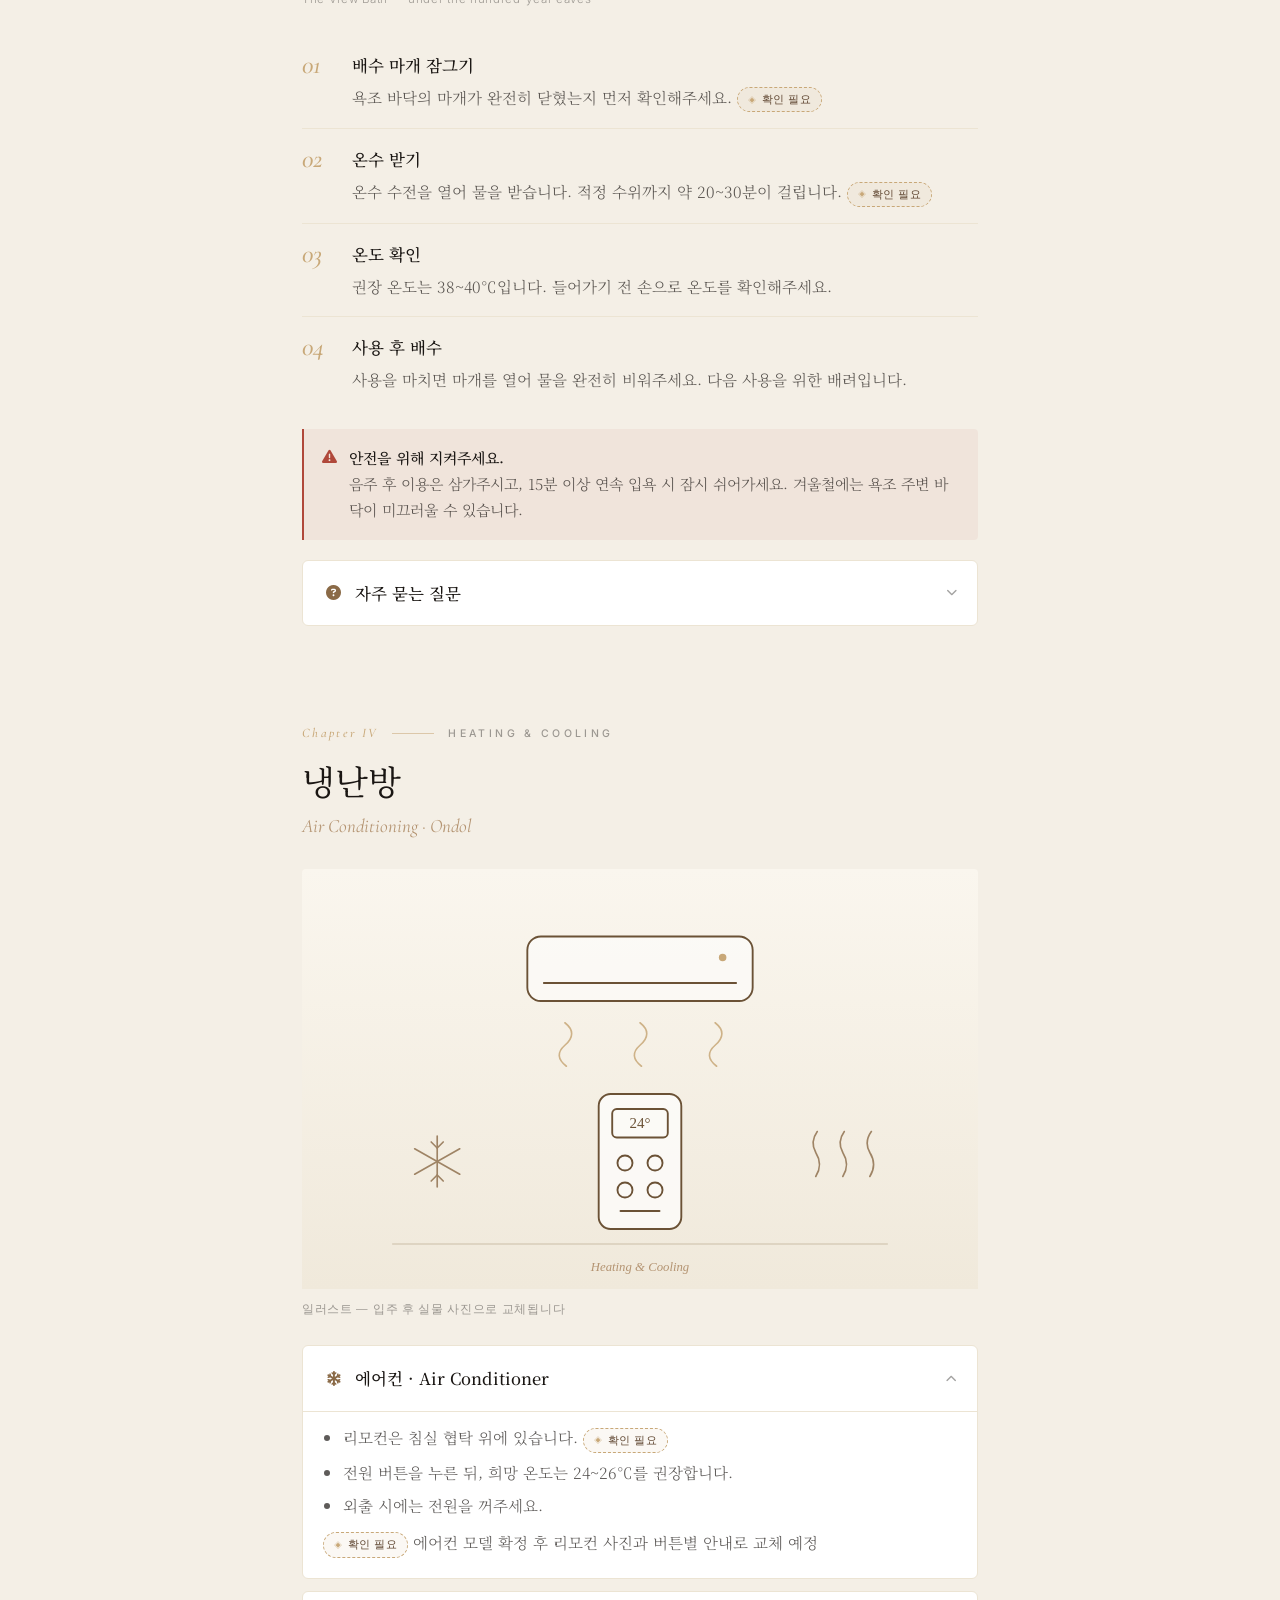
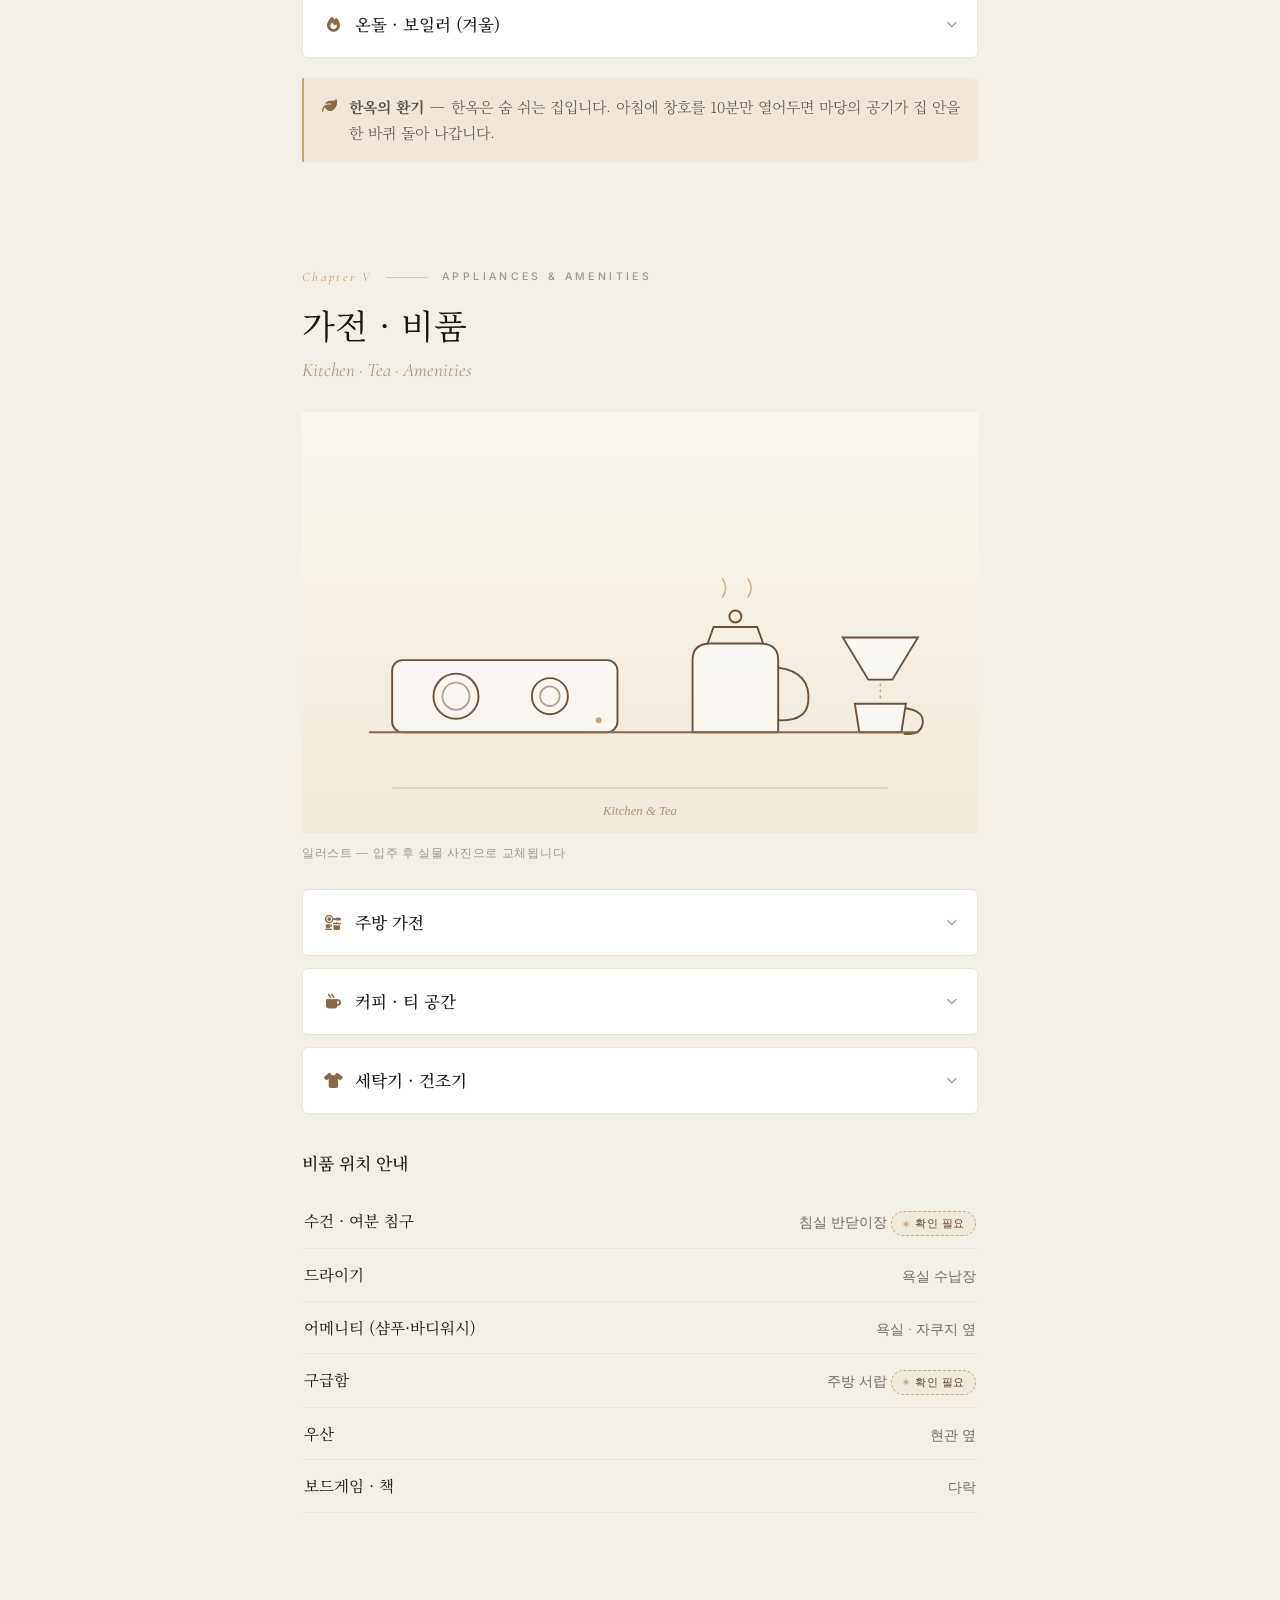
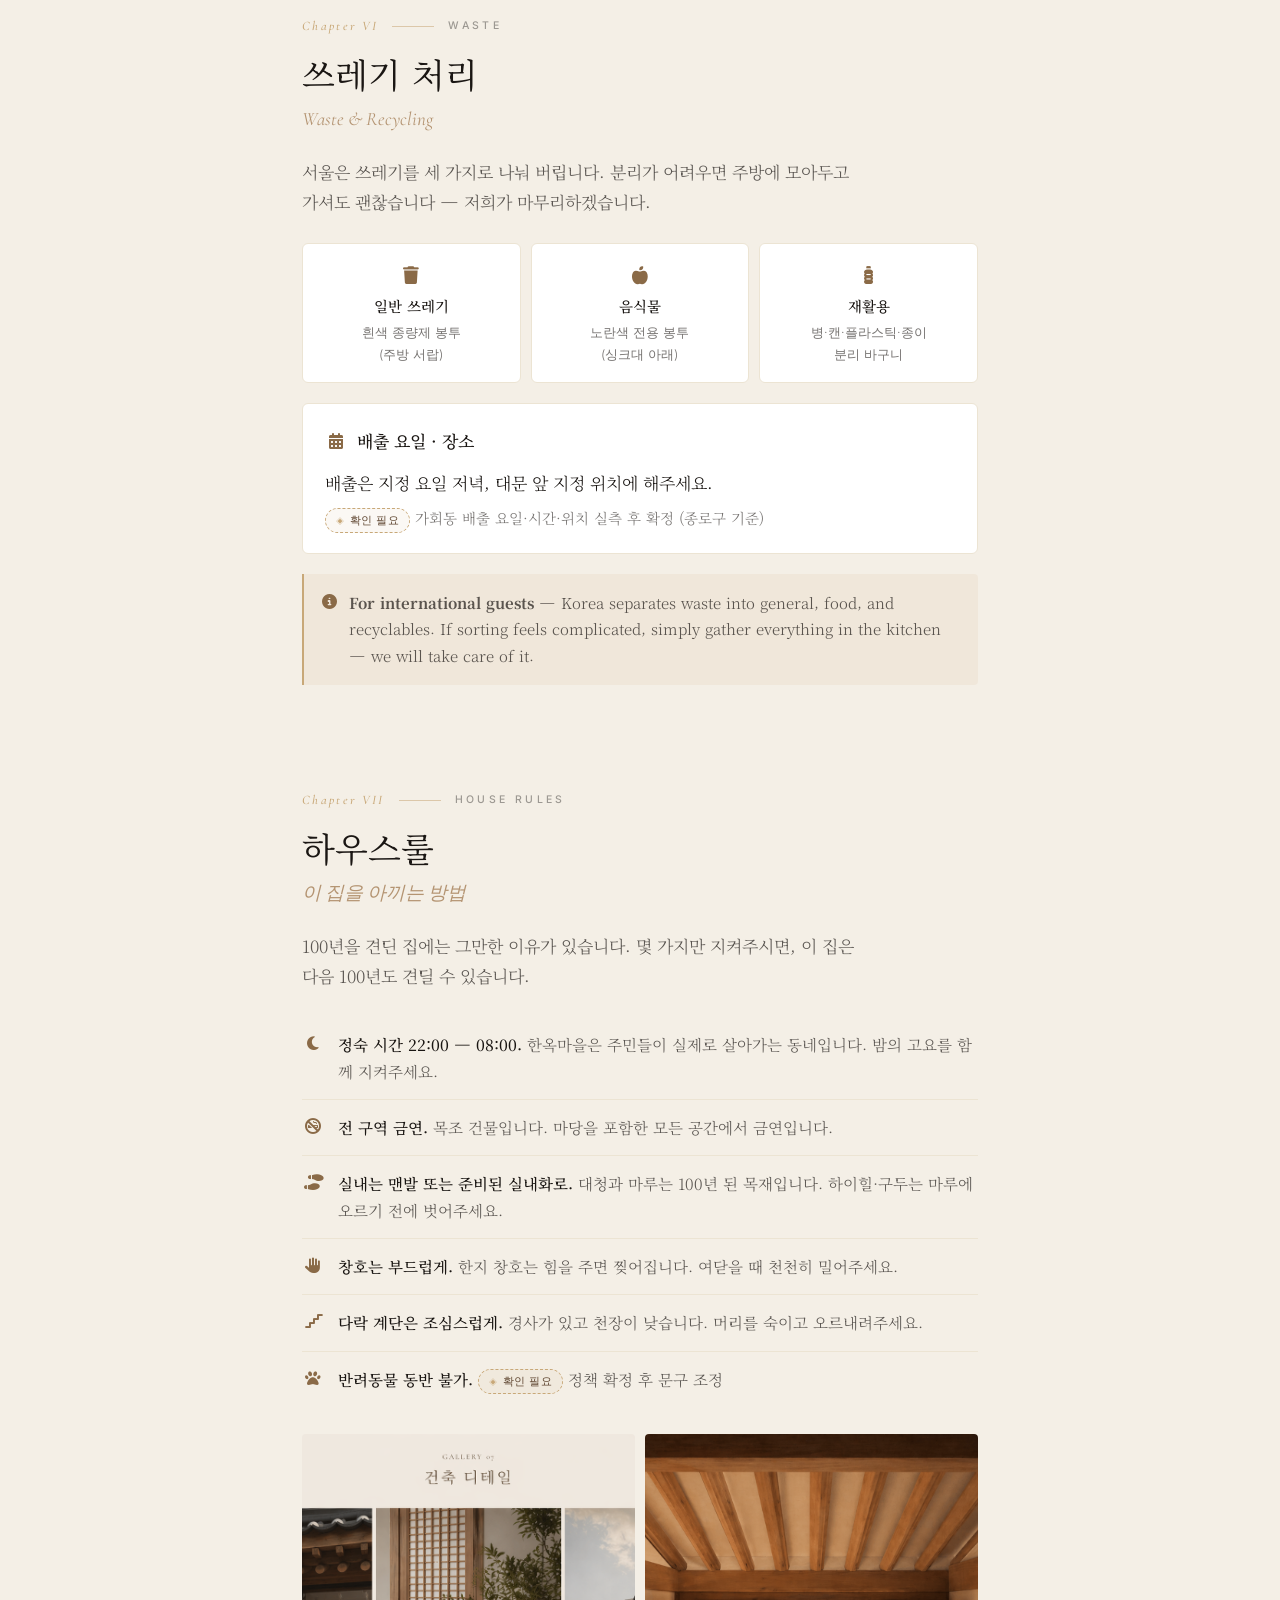
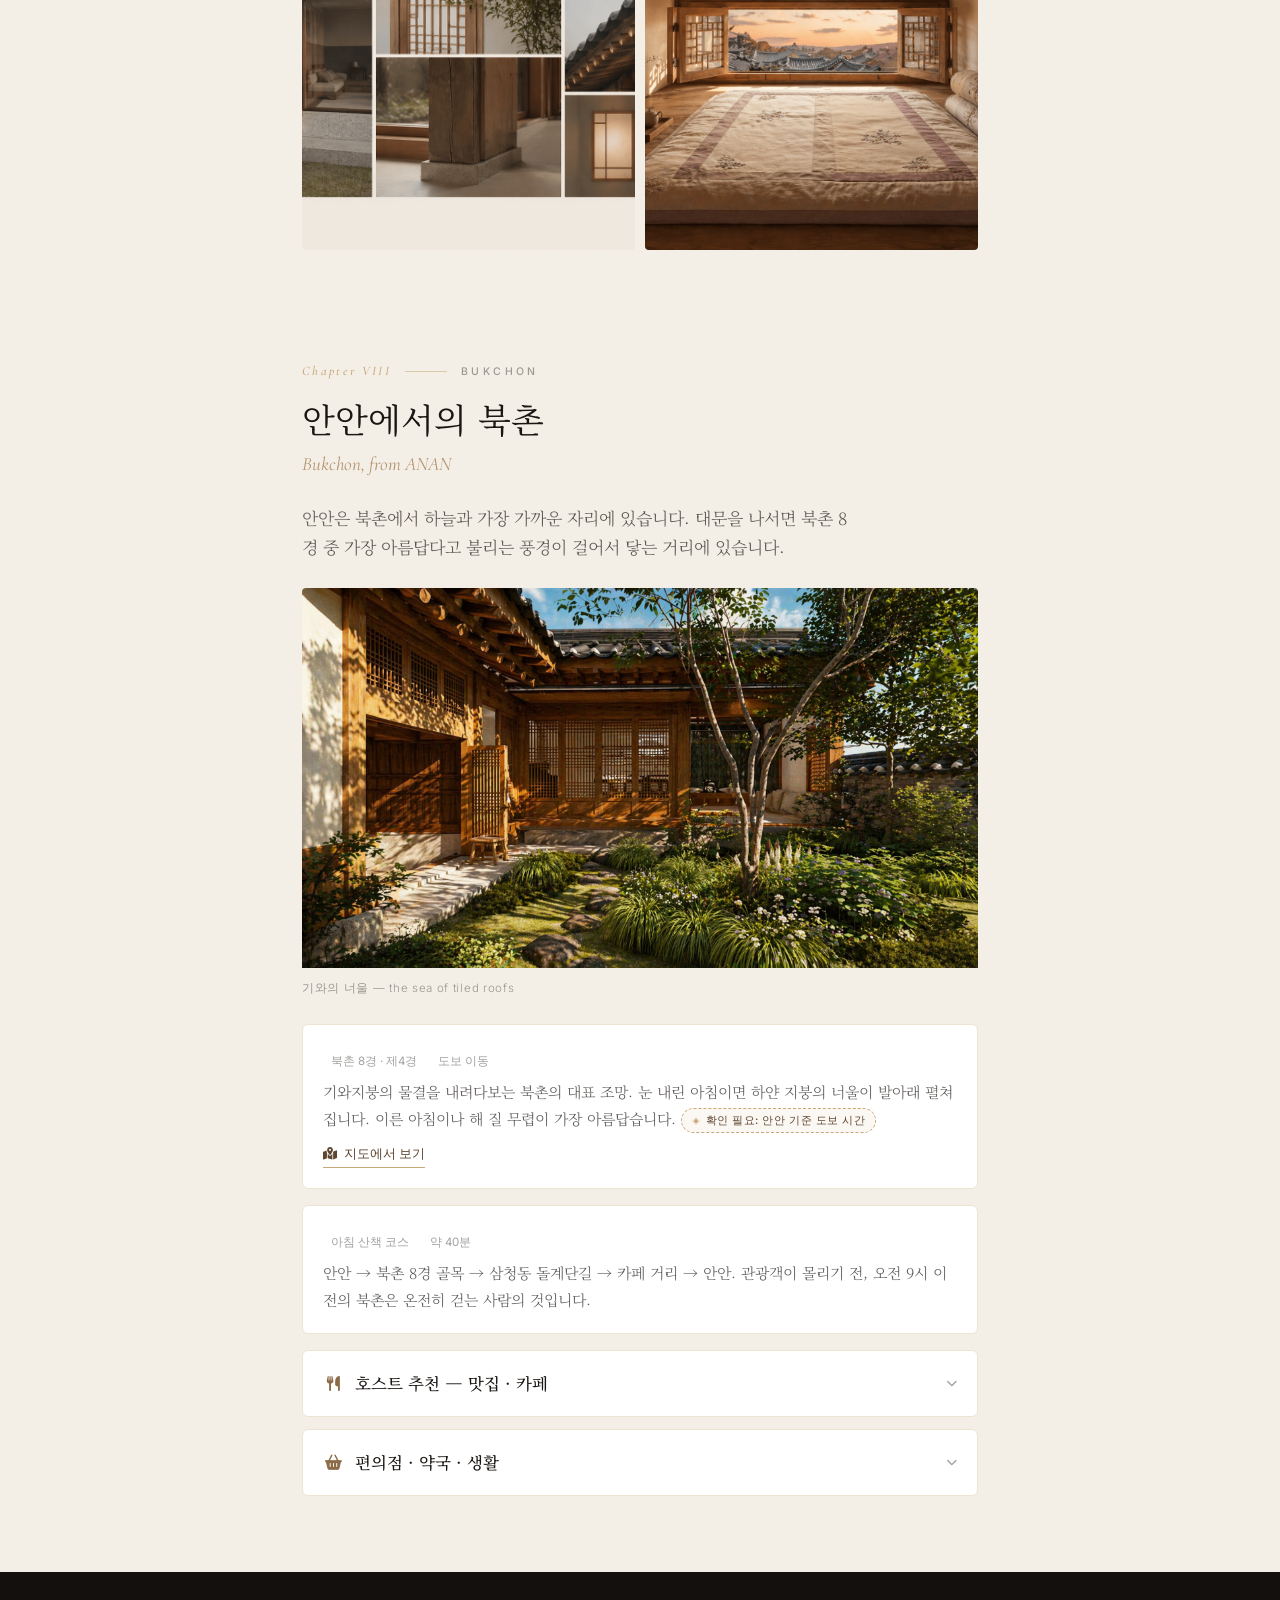
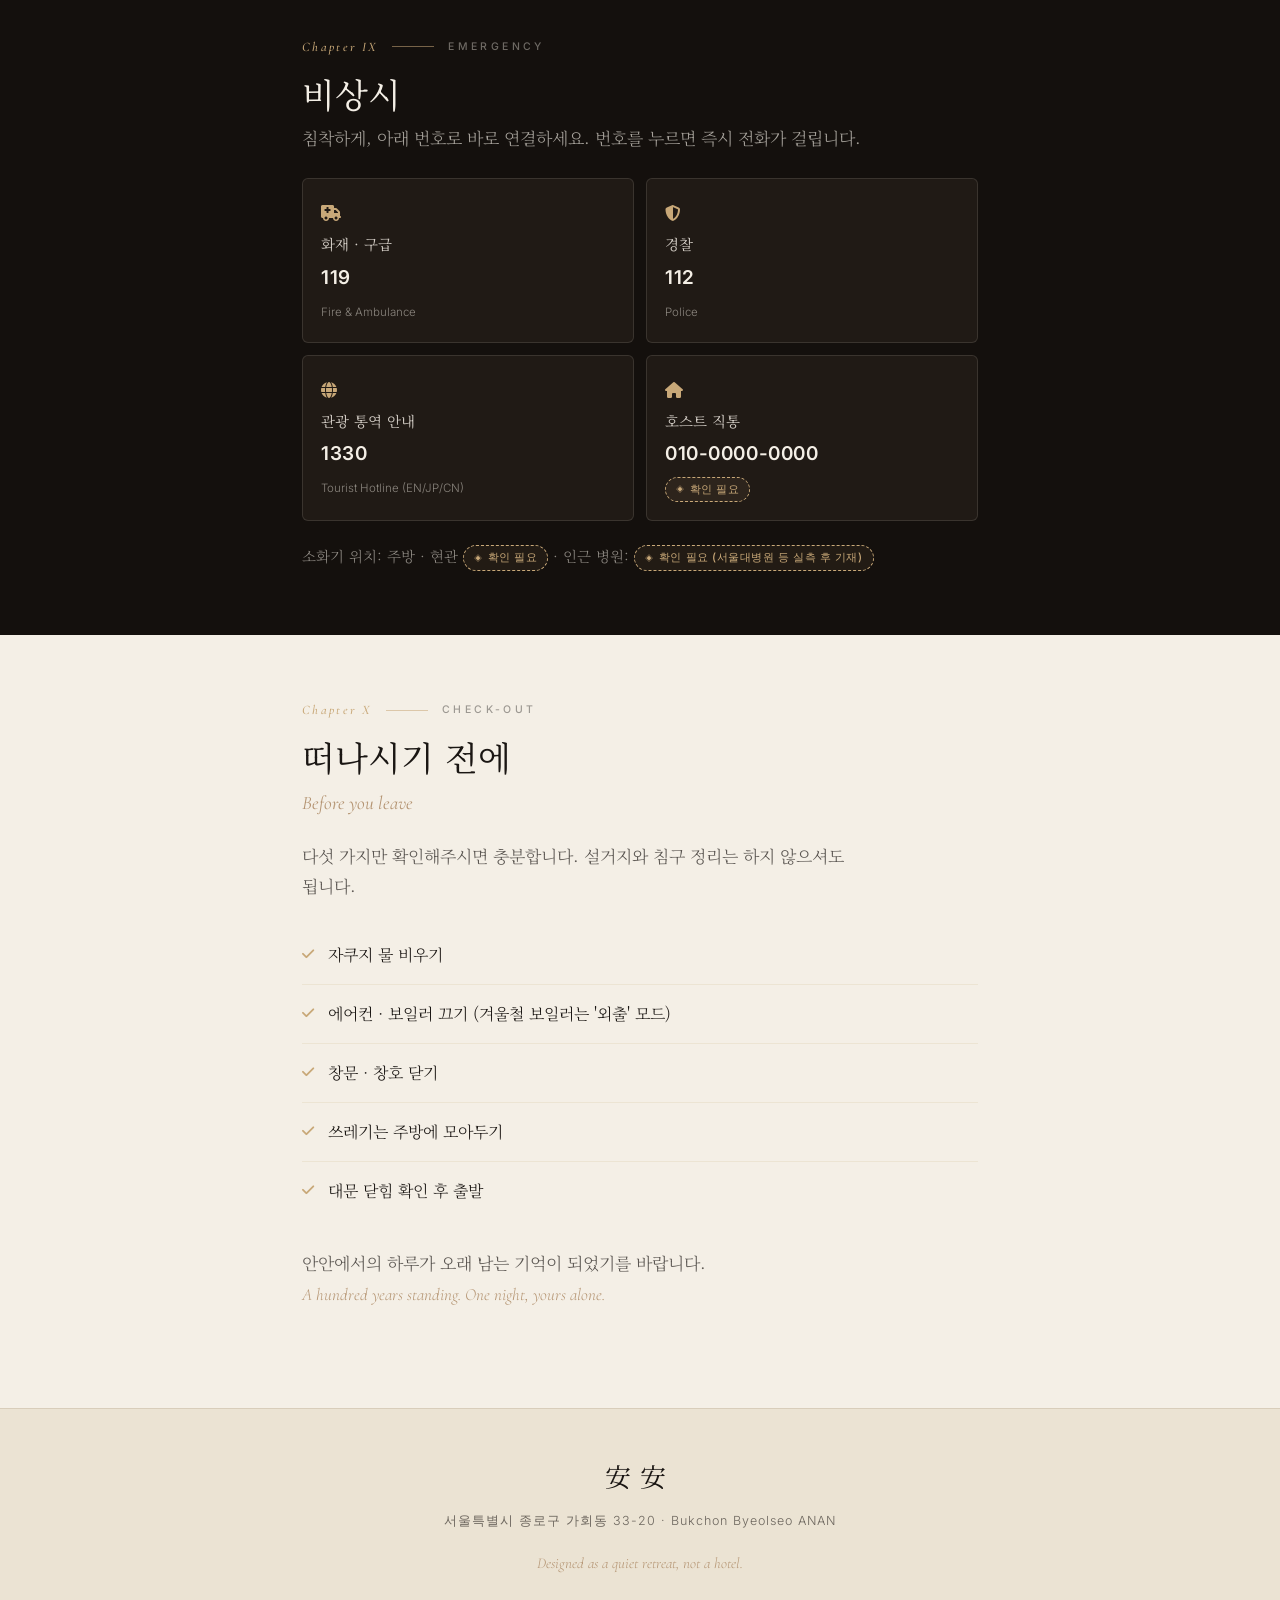
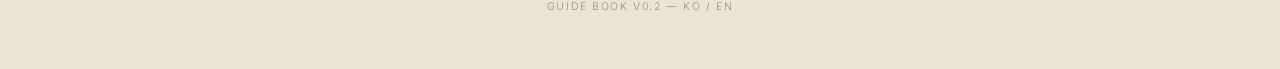
<file: guide/index.html>
<!DOCTYPE html>
<html lang="ko" data-lang="ko">
<head>
    <meta charset="UTF-8">
    <meta name="viewport" content="width=device-width, initial-scale=1.0">
    <title>안안 가이드북 — ANAN Guide Book</title>
    <meta name="description" content="북촌별서 안안 게스트 가이드북. 머무는 동안 필요한 모든 안내를 담았습니다.">
    <meta name="robots" content="noindex">

    <!-- Fonts (홈페이지와 동일 체계) -->
    <link rel="preconnect" href="https://fonts.googleapis.com">
    <link rel="preconnect" href="https://fonts.gstatic.com" crossorigin>
    <link href="https://fonts.googleapis.com/css2?family=Cormorant+Garamond:ital,wght@0,400;0,500;1,400;1,500&family=Noto+Serif+KR:wght@200;300;400;500;600&family=Inter:wght@400;500;600&display=swap" rel="stylesheet">
    <link rel="stylesheet" href="https://cdn.jsdelivr.net/npm/@fortawesome/fontawesome-free@6.4.0/css/all.min.css">

    <link rel="stylesheet" href="css/guide.css">
</head>
<body>

<!-- ============ LANGUAGE SWITCH ============ -->
<div class="lang-switch" role="group" aria-label="언어 선택 / Language">
    <button class="lang-btn is-active" data-lang="ko" type="button">한국어</button>
    <button class="lang-btn" data-lang="en" type="button">EN</button>
</div>

<!-- ============ COVER ============ -->
<header class="cover">
    <div class="cover-bg" role="img" aria-label="안안 마당 전경"></div>
    <div class="cover-inner">
        <p class="cover-eyebrow">Bukchon Byeolseo ANAN</p>
        <h1 class="cover-title">안안 <em>Guide Book</em></h1>
        <p class="cover-sub">
            <span class="ko">머무는 동안 필요한 모든 것을 이 한 페이지에 담았습니다.</span>
            <span class="en">Everything you need for your stay, in one page.</span>
        </p>
        <div class="cover-meta">
            <span>Gahoe-dong 33-20</span>
            <span>Since 1920s</span>
            <span>One Party Only</span>
        </div>
    </div>
</header>

<!-- ============ QUICK GRID ============ -->
<section class="quick" aria-label="빠른 찾기">
    <div class="container">
        <p class="quick-label"><span class="ko">Quick Find · 빠른 찾기</span><span class="en">Quick Find</span></p>
        <div class="quick-grid">
            <a class="quick-card" href="#essentials"><i class="fa-solid fa-wifi"></i><span><span class="ko">Wi-Fi·출입</span><span class="en">Wi-Fi &amp; Entry</span></span></a>
            <a class="quick-card" href="#bath"><i class="fa-solid fa-bath"></i><span><span class="ko">자쿠지</span><span class="en">The Bath</span></span></a>
            <a class="quick-card" href="#climate"><i class="fa-solid fa-temperature-half"></i><span><span class="ko">냉난방</span><span class="en">Heating &amp; AC</span></span></a>
            <a class="quick-card" href="#waste"><i class="fa-solid fa-recycle"></i><span><span class="ko">쓰레기</span><span class="en">Waste</span></span></a>
            <a class="quick-card" href="#bukchon"><i class="fa-solid fa-mountain-sun"></i><span><span class="ko">북촌 산책</span><span class="en">Bukchon</span></span></a>
            <a class="quick-card" href="#emergency"><i class="fa-solid fa-kit-medical"></i><span><span class="ko">비상시</span><span class="en">Emergency</span></span></a>
        </div>
    </div>
</section>

<!-- ============ STICKY CHIP NAV ============ -->
<nav class="chip-nav" aria-label="가이드북 목차">
    <div class="chip-track" id="chipTrack">
        <a class="chip" href="#welcome">Welcome</a>
        <a class="chip" href="#essentials"><span class="ko">필수 정보</span><span class="en">Essentials</span></a>
        <a class="chip" href="#bath"><span class="ko">자쿠지</span><span class="en">The Bath</span></a>
        <a class="chip" href="#climate"><span class="ko">냉난방</span><span class="en">Climate</span></a>
        <a class="chip" href="#appliances"><span class="ko">가전·비품</span><span class="en">Amenities</span></a>
        <a class="chip" href="#waste"><span class="ko">쓰레기</span><span class="en">Waste</span></a>
        <a class="chip" href="#rules"><span class="ko">하우스룰</span><span class="en">House Rules</span></a>
        <a class="chip" href="#bukchon"><span class="ko">북촌</span><span class="en">Bukchon</span></a>
        <a class="chip" href="#emergency"><span class="ko">비상시</span><span class="en">Emergency</span></a>
        <a class="chip" href="#checkout"><span class="ko">체크아웃</span><span class="en">Check-out</span></a>
    </div>
</nav>

<main>

<!-- ============ CH.1 WELCOME ============ -->
<section class="gb-section" id="welcome">
    <div class="container">
        <div class="gb-chapter">
            <span class="gb-chapter-num">Chapter I</span>
            <span class="gb-chapter-line"></span>
            <span class="gb-chapter-label">Welcome</span>
        </div>
        <h2 class="gb-title"><span class="ko">안안에 오신 것을 환영합니다</span><span class="en">Welcome to ANAN</span></h2>
        <p class="gb-title-en"><span class="ko">Welcome to ANAN</span><span class="en">안안 · A house of quiet peace</span></p>
        <p class="gb-lead">
            <span class="ko">100년의 시간이 머무는 이 집에서, 오늘 하루는 온전히 당신의 것입니다.
            머무는 동안 궁금한 것이 생기면 이 가이드북을 먼저 열어보세요.
            그래도 해결되지 않으면 언제든 저희를 불러주세요.</span>
            <span class="en">A hundred years live in this house — and tonight, it is entirely yours.
            If a question comes up during your stay, open this guide first.
            If it doesn't have the answer, we are always one message away.</span>
        </p>
        <div class="contact-row">
            <a class="contact-btn" href="tel:+821000000000">
                <i class="fa-solid fa-phone"></i><span class="ko">전화</span><span class="en">Call</span>
            </a>
            <a class="contact-btn" href="#" target="_blank" rel="noopener">
                <i class="fa-solid fa-comment"></i><span class="ko">카카오톡</span><span class="en">KakaoTalk</span>
            </a>
            <a class="contact-btn" href="#" target="_blank" rel="noopener">
                <i class="fa-brands fa-whatsapp"></i>WhatsApp
            </a>
        </div>
        <p class="info-note"><span class="tbd"><span class="ko">확인 필요</span><span class="en">TBC</span></span>
            <span class="ko">전화번호·카카오톡 채널·WhatsApp 링크는 오픈 시 확정 후 연결됩니다.</span>
            <span class="en">Phone, KakaoTalk and WhatsApp links will be connected at opening.</span></p>
    </div>
</section>

<!-- ============ CH.2 ESSENTIALS ============ -->
<section class="gb-section" id="essentials">
    <div class="container">
        <div class="gb-chapter">
            <span class="gb-chapter-num">Chapter II</span>
            <span class="gb-chapter-line"></span>
            <span class="gb-chapter-label">Essentials</span>
        </div>
        <h2 class="gb-title"><span class="ko">필수 정보</span><span class="en">Essentials</span></h2>
        <p class="gb-title-en">Wi-Fi · Access · Check-in</p>

        <div class="info-card">
            <div class="info-card-head"><i class="fa-solid fa-wifi"></i><h3>Wi-Fi</h3></div>
            <div class="copy-row">
                <div>
                    <p class="copy-row-label">Network</p>
                    <p class="info-value">ANAN_5G <span class="tbd"><span class="ko">확인 필요</span><span class="en">TBC</span></span></p>
                </div>
                <button class="copy-btn" data-copy="ANAN_5G"><span class="ko">복사</span><span class="en">Copy</span></button>
            </div>
            <div class="copy-row">
                <div>
                    <p class="copy-row-label">Password</p>
                    <p class="info-value">anan1920! <span class="tbd"><span class="ko">확인 필요</span><span class="en">TBC</span></span></p>
                </div>
                <button class="copy-btn" data-copy="anan1920!"><span class="ko">복사</span><span class="en">Copy</span></button>
            </div>
        </div>

        <div class="info-card">
            <div class="info-card-head"><i class="fa-solid fa-lock"></i><h3><span class="ko">출입 · Door Lock</span><span class="en">Entry · Door Lock</span></h3></div>
            <p><span class="ko">대문 도어락에 비밀번호를 입력한 뒤 <strong>#</strong> 버튼을 눌러주세요.
            비밀번호는 체크인 당일 문자로 안내드립니다.</span>
            <span class="en">Enter the passcode on the front-gate door lock, then press <strong>#</strong>.
            The passcode is sent to you by message on the day of check-in.</span></p>
            <p class="info-note"><span class="tbd"><span class="ko">확인 필요</span><span class="en">TBC</span></span>
                <span class="ko">도어락 방식(비밀번호/카드)과 전달 방식 확정 필요</span>
                <span class="en">Lock type and delivery method to be finalized</span></p>
        </div>

        <div class="time-grid">
            <div class="info-card">
                <div class="info-card-head"><i class="fa-solid fa-door-open"></i><h3><span class="ko">체크인</span><span class="en">Check-in</span></h3></div>
                <p class="info-value">15:00 <span class="tbd"><span class="ko">확인 필요</span><span class="en">TBC</span></span></p>
                <p class="info-note"><span class="ko">Check-in from 3 PM</span><span class="en">From 3 PM</span></p>
            </div>
            <div class="info-card">
                <div class="info-card-head"><i class="fa-solid fa-door-closed"></i><h3><span class="ko">체크아웃</span><span class="en">Check-out</span></h3></div>
                <p class="info-value">11:00 <span class="tbd"><span class="ko">확인 필요</span><span class="en">TBC</span></span></p>
                <p class="info-note"><span class="ko">Check-out by 11 AM</span><span class="en">By 11 AM</span></p>
            </div>
        </div>

        <div class="info-card">
            <div class="info-card-head"><i class="fa-solid fa-car"></i><h3><span class="ko">주차 · Parking</span><span class="en">Parking</span></h3></div>
            <p><span class="ko">북촌 한옥마을 특성상 숙소 앞 주차는 어렵습니다.
            인근 공영주차장 이용을 권해드립니다.</span>
            <span class="en">Street parking is not available in the Bukchon Hanok Village.
            We recommend using a nearby public parking lot.</span></p>
            <p class="info-note"><span class="tbd"><span class="ko">확인 필요</span><span class="en">TBC</span></span>
                <span class="ko">제휴·추천 주차장 위치와 요금 확정 필요</span>
                <span class="en">Recommended parking location and rates to be finalized</span></p>
        </div>
    </div>
</section>

<!-- ============ CH.3 BATH ============ -->
<section class="gb-section" id="bath">
    <div class="container">
        <div class="gb-chapter">
            <span class="gb-chapter-num">Chapter III</span>
            <span class="gb-chapter-line"></span>
            <span class="gb-chapter-label">The Bath</span>
        </div>
        <h2 class="gb-title"><span class="ko">자쿠지 사용법</span><span class="en">The View Bath</span></h2>
        <p class="gb-title-en"><span class="ko">100년의 처마 아래, 오늘의 온도</span><span class="en">Under the hundred-year eaves, today's temperature</span></p>
        <p class="gb-lead">
            <span class="ko">안안의 시그니처, 처마 아래 전망 자쿠지입니다.
            아래 순서대로 준비하시면 가장 좋은 온도의 시간을 만날 수 있습니다.</span>
            <span class="en">ANAN's signature — an open-air view bath beneath the eaves.
            Follow the steps below for the perfect soak.</span>
        </p>

        <figure class="gb-figure">
            <img src="images/scene-bath.png" alt="처마 아래 전망 자쿠지" loading="lazy">
            <figcaption>The View Bath — under the hundred-year eaves</figcaption>
        </figure>

        <div class="steps">
            <div class="step">
                <span class="step-num">01</span>
                <div class="step-body">
                    <h4><span class="ko">배수 마개 잠그기</span><span class="en">Close the drain plug</span></h4>
                    <p><span class="ko">욕조 바닥의 마개가 완전히 닫혔는지 먼저 확인해주세요.</span>
                    <span class="en">Make sure the plug at the bottom of the tub is fully closed.</span>
                    <span class="tbd"><span class="ko">확인 필요</span><span class="en">TBC</span></span></p>
                </div>
            </div>
            <div class="step">
                <span class="step-num">02</span>
                <div class="step-body">
                    <h4><span class="ko">온수 받기</span><span class="en">Fill with hot water</span></h4>
                    <p><span class="ko">온수 수전을 열어 물을 받습니다. 적정 수위까지 약 20~30분이 걸립니다.</span>
                    <span class="en">Open the hot-water tap. Filling to the right level takes about 20–30 minutes.</span>
                    <span class="tbd"><span class="ko">확인 필요</span><span class="en">TBC</span></span></p>
                </div>
            </div>
            <div class="step">
                <span class="step-num">03</span>
                <div class="step-body">
                    <h4><span class="ko">온도 확인</span><span class="en">Check the temperature</span></h4>
                    <p><span class="ko">권장 온도는 38~40℃입니다. 들어가기 전 손으로 온도를 확인해주세요.</span>
                    <span class="en">We recommend 38–40℃. Test the water with your hand before stepping in.</span></p>
                </div>
            </div>
            <div class="step">
                <span class="step-num">04</span>
                <div class="step-body">
                    <h4><span class="ko">사용 후 배수</span><span class="en">Drain after use</span></h4>
                    <p><span class="ko">사용을 마치면 마개를 열어 물을 완전히 비워주세요. 다음 사용을 위한 배려입니다.</span>
                    <span class="en">When you finish, open the plug and empty the tub completely — a courtesy for the next soak.</span></p>
                </div>
            </div>
        </div>

        <div class="notice">
            <i class="fa-solid fa-triangle-exclamation"></i>
            <div>
                <span class="ko"><strong>안전을 위해 지켜주세요.</strong><br>
                음주 후 이용은 삼가주시고, 15분 이상 연속 입욕 시 잠시 쉬어가세요.
                겨울철에는 욕조 주변 바닥이 미끄러울 수 있습니다.</span>
                <span class="en"><strong>For your safety.</strong><br>
                Please avoid bathing after drinking, and take a break after 15 minutes of soaking.
                In winter, the floor around the tub can be slippery.</span>
            </div>
        </div>

        <details class="acc">
            <summary><i class="fa-solid fa-circle-question acc-icon"></i><span class="ko">자주 묻는 질문</span><span class="en">Frequently asked</span></summary>
            <div class="acc-body">
                <ul>
                    <li class="ko"><strong>물이 미지근해요</strong> — 보일러 온수 온도를 확인해주세요. (Chapter IV 참고)</li>
                    <li class="ko"><strong>야간에도 이용 가능한가요?</strong> — 가능합니다. 다만 22시 이후에는 이웃을 위해 조용히 이용해주세요.</li>
                    <li class="ko"><strong>입욕제를 써도 되나요?</strong> — 준비된 입욕제만 사용해주세요. <span class="tbd">확인 필요</span></li>
                    <li class="en"><strong>The water is lukewarm</strong> — check the boiler's hot-water setting. (See Chapter IV)</li>
                    <li class="en"><strong>Can I use it at night?</strong> — Yes. After 10 PM, please keep it quiet for the neighbors.</li>
                    <li class="en"><strong>Can I use bath salts?</strong> — Only the ones we provide, please. <span class="tbd">TBC</span></li>
                </ul>
            </div>
        </details>
    </div>
</section>

<!-- ============ CH.4 CLIMATE ============ -->
<section class="gb-section" id="climate">
    <div class="container">
        <div class="gb-chapter">
            <span class="gb-chapter-num">Chapter IV</span>
            <span class="gb-chapter-line"></span>
            <span class="gb-chapter-label">Heating &amp; Cooling</span>
        </div>
        <h2 class="gb-title"><span class="ko">냉난방</span><span class="en">Heating &amp; Cooling</span></h2>
        <p class="gb-title-en"><span class="ko">Air Conditioning · Ondol</span><span class="en">Air conditioning · Ondol floor heating</span></p>

        <figure class="gb-figure">
            <img src="images/placeholder-climate.svg" alt="냉난방 일러스트" loading="lazy">
            <figcaption><span class="ko">일러스트 — 입주 후 실물 사진으로 교체됩니다</span><span class="en">Illustration — will be replaced with photos of the actual house</span></figcaption>
        </figure>

        <details class="acc" open>
            <summary><i class="fa-solid fa-snowflake acc-icon"></i><span class="ko">에어컨 · Air Conditioner</span><span class="en">Air Conditioner</span></summary>
            <div class="acc-body">
                <ul>
                    <li class="ko">리모컨은 침실 협탁 위에 있습니다. <span class="tbd">확인 필요</span></li>
                    <li class="ko">전원 버튼을 누른 뒤, 희망 온도는 24~26℃를 권장합니다.</li>
                    <li class="ko">외출 시에는 전원을 꺼주세요.</li>
                    <li class="en">The remote is on the bedside table. <span class="tbd">TBC</span></li>
                    <li class="en">Press power, then set 24–26℃ for comfort.</li>
                    <li class="en">Please turn it off when you go out.</li>
                </ul>
                <p><span class="tbd"><span class="ko">확인 필요</span><span class="en">TBC</span></span>
                    <span class="ko">에어컨 모델 확정 후 리모컨 사진과 버튼별 안내로 교체 예정</span>
                    <span class="en">Remote photos and button guide will follow once the model is confirmed</span></p>
            </div>
        </details>

        <details class="acc">
            <summary><i class="fa-solid fa-fire acc-icon"></i><span class="ko">온돌 · 보일러 (겨울)</span><span class="en">Ondol · Boiler (winter)</span></summary>
            <div class="acc-body">
                <ul>
                    <li class="ko">보일러 조절기는 주방 벽면에 있습니다. <span class="tbd">확인 필요</span></li>
                    <li class="ko">실내 난방은 '실온' 모드에서 22~24℃를 권장합니다.</li>
                    <li class="ko">온수가 미지근할 때는 '온수' 온도를 한 단계 올려주세요.</li>
                    <li class="en">The boiler panel is on the kitchen wall. <span class="tbd">TBC</span></li>
                    <li class="en">For the heated ondol floor, set room mode to 22–24℃.</li>
                    <li class="en">If the hot water runs lukewarm, raise the water temperature one step.</li>
                </ul>
            </div>
        </details>

        <div class="tip">
            <i class="fa-solid fa-leaf"></i>
            <div>
                <span class="ko"><strong>한옥의 환기</strong> —
                한옥은 숨 쉬는 집입니다. 아침에 창호를 10분만 열어두면
                마당의 공기가 집 안을 한 바퀴 돌아 나갑니다.</span>
                <span class="en"><strong>A hanok breathes</strong> —
                open the windows for ten minutes in the morning,
                and the courtyard air will make its way through the whole house.</span>
            </div>
        </div>
    </div>
</section>

<!-- ============ CH.5 APPLIANCES ============ -->
<section class="gb-section" id="appliances">
    <div class="container">
        <div class="gb-chapter">
            <span class="gb-chapter-num">Chapter V</span>
            <span class="gb-chapter-line"></span>
            <span class="gb-chapter-label">Appliances &amp; Amenities</span>
        </div>
        <h2 class="gb-title"><span class="ko">가전 · 비품</span><span class="en">Appliances &amp; Amenities</span></h2>
        <p class="gb-title-en"><span class="ko">Kitchen · Tea · Amenities</span><span class="en">Kitchen · Tea · Everyday items</span></p>

        <figure class="gb-figure">
            <img src="images/placeholder-kitchen.svg" alt="주방 가전 일러스트" loading="lazy">
            <figcaption><span class="ko">일러스트 — 입주 후 실물 사진으로 교체됩니다</span><span class="en">Illustration — will be replaced with photos of the actual house</span></figcaption>
        </figure>

        <details class="acc">
            <summary><i class="fa-solid fa-kitchen-set acc-icon"></i><span class="ko">주방 가전</span><span class="en">Kitchen appliances</span></summary>
            <div class="acc-body">
                <ul>
                    <li class="ko"><strong>인덕션</strong> — 전원 터치 후 화력(1~9)을 선택하세요. 냄비를 올려야 작동합니다. <span class="tbd">확인 필요</span></li>
                    <li class="ko"><strong>전자레인지</strong> — 싱크대 상부장 아래에 있습니다. <span class="tbd">확인 필요</span></li>
                    <li class="ko"><strong>냉장고</strong> — 웰컴 드링크가 준비되어 있습니다. 자유롭게 드세요.</li>
                    <li class="en"><strong>Induction cooktop</strong> — touch power, then choose heat level 1–9. It works only with a pot placed on it. <span class="tbd">TBC</span></li>
                    <li class="en"><strong>Microwave</strong> — below the upper kitchen cabinet. <span class="tbd">TBC</span></li>
                    <li class="en"><strong>Refrigerator</strong> — welcome drinks are inside. Help yourself.</li>
                </ul>
            </div>
        </details>

        <details class="acc">
            <summary><i class="fa-solid fa-mug-hot acc-icon"></i><span class="ko">커피 · 티 공간</span><span class="en">Coffee &amp; tea</span></summary>
            <div class="acc-body">
                <ul>
                    <li class="ko">드립 커피 도구와 원두, 그리고 계절의 차가 티 공간에 준비되어 있습니다. <span class="tbd">확인 필요</span></li>
                    <li class="ko">전기포트는 다실 선반에 있습니다.</li>
                    <li class="ko">다구는 사용 후 가볍게 헹궈 건조대에 올려주세요.</li>
                    <li class="en">Pour-over coffee tools, beans, and seasonal teas await in the tea space. <span class="tbd">TBC</span></li>
                    <li class="en">The electric kettle is on the tea-room shelf.</li>
                    <li class="en">After using the tea set, please rinse lightly and leave it on the drying rack.</li>
                </ul>
                <figure class="gb-figure" style="margin:16px 0 6px;">
                    <img src="images/scene-tea.png" alt="안안의 티 공간" loading="lazy">
                    <figcaption><span class="ko">안안의 티 공간</span><span class="en">The tea space at ANAN</span></figcaption>
                </figure>
            </div>
        </details>

        <details class="acc">
            <summary><i class="fa-solid fa-shirt acc-icon"></i><span class="ko">세탁기 · 건조기</span><span class="en">Washer &amp; Dryer</span></summary>
            <div class="acc-body">
                <ul>
                    <li class="ko">세탁기와 건조기의 위치는 입주 후 안내드립니다. <span class="tbd">확인 필요</span></li>
                    <li class="ko">캡슐 세제가 준비되어 있습니다. 세탁조에 1개 넣고 표준 코스를 선택해주세요. <span class="tbd">확인 필요</span></li>
                    <li class="ko">울·실크 등 섬세한 의류는 건조기 사용을 피해주세요.</li>
                    <li class="en">The washer and dryer location will be confirmed at opening. <span class="tbd">TBC</span></li>
                    <li class="en">Detergent capsules are provided — drop one in the drum and select the standard cycle. <span class="tbd">TBC</span></li>
                    <li class="en">Please keep wool, silk and other delicates out of the dryer.</li>
                </ul>
            </div>
        </details>

        <h3 style="font-weight:500; font-size:17px; margin-top:34px;"><span class="ko">비품 위치 안내</span><span class="en">Where to find things</span></h3>
        <dl class="loc-list">
            <div><dt><span class="ko">수건 · 여분 침구</span><span class="en">Towels · extra bedding</span></dt><dd><span class="ko">침실 반닫이장</span><span class="en">Bedroom chest</span> <span class="tbd"><span class="ko">확인 필요</span><span class="en">TBC</span></span></dd></div>
            <div><dt><span class="ko">드라이기</span><span class="en">Hair dryer</span></dt><dd><span class="ko">욕실 수납장</span><span class="en">Bathroom cabinet</span></dd></div>
            <div><dt><span class="ko">어메니티 (샴푸·바디워시)</span><span class="en">Amenities (shampoo · body wash)</span></dt><dd><span class="ko">욕실 · 자쿠지 옆</span><span class="en">Bathroom · beside the bath</span></dd></div>
            <div><dt><span class="ko">구급함</span><span class="en">First-aid kit</span></dt><dd><span class="ko">주방 서랍</span><span class="en">Kitchen drawer</span> <span class="tbd"><span class="ko">확인 필요</span><span class="en">TBC</span></span></dd></div>
            <div><dt><span class="ko">우산</span><span class="en">Umbrellas</span></dt><dd><span class="ko">현관 옆</span><span class="en">By the entrance</span></dd></div>
            <div><dt><span class="ko">보드게임 · 책</span><span class="en">Board games · books</span></dt><dd><span class="ko">다락</span><span class="en">The loft</span></dd></div>
        </dl>
    </div>
</section>

<!-- ============ CH.6 WASTE ============ -->
<section class="gb-section" id="waste">
    <div class="container">
        <div class="gb-chapter">
            <span class="gb-chapter-num">Chapter VI</span>
            <span class="gb-chapter-line"></span>
            <span class="gb-chapter-label">Waste</span>
        </div>
        <h2 class="gb-title"><span class="ko">쓰레기 처리</span><span class="en">Waste &amp; Recycling</span></h2>
        <p class="gb-title-en"><span class="ko">Waste &amp; Recycling</span><span class="en">Korea sorts waste in three ways</span></p>
        <p class="gb-lead">
            <span class="ko">서울은 쓰레기를 세 가지로 나눠 버립니다.
            분리가 어려우면 주방에 모아두고 가셔도 괜찮습니다 — 저희가 마무리하겠습니다.</span>
            <span class="en">Seoul separates waste into three categories.
            If sorting feels complicated, simply gather everything in the kitchen — we will take care of the rest.</span>
        </p>

        <div class="waste-grid">
            <div class="waste-card">
                <i class="fa-solid fa-trash"></i>
                <h4><span class="ko">일반 쓰레기</span><span class="en">General</span></h4>
                <p><span class="ko">흰색 종량제 봉투<br>(주방 서랍)</span><span class="en">White city bags<br>(kitchen drawer)</span></p>
            </div>
            <div class="waste-card">
                <i class="fa-solid fa-apple-whole"></i>
                <h4><span class="ko">음식물</span><span class="en">Food waste</span></h4>
                <p><span class="ko">노란색 전용 봉투<br>(싱크대 아래)</span><span class="en">Yellow food-waste bags<br>(under the sink)</span></p>
            </div>
            <div class="waste-card">
                <i class="fa-solid fa-bottle-water"></i>
                <h4><span class="ko">재활용</span><span class="en">Recyclables</span></h4>
                <p><span class="ko">병·캔·플라스틱·종이<br>분리 바구니</span><span class="en">Bottles · cans · plastic · paper<br>sorting basket</span></p>
            </div>
        </div>

        <div class="info-card">
            <div class="info-card-head"><i class="fa-solid fa-calendar-days"></i><h3><span class="ko">배출 요일 · 장소</span><span class="en">Collection days &amp; spot</span></h3></div>
            <p><span class="ko">배출은 지정 요일 저녁, 대문 앞 지정 위치에 해주세요.</span>
            <span class="en">Waste goes out on designated evenings, at the marked spot by the front gate.</span></p>
            <p class="info-note"><span class="tbd"><span class="ko">확인 필요</span><span class="en">TBC</span></span>
                <span class="ko">가회동 배출 요일·시간·위치 실측 후 확정 (종로구 기준)</span>
                <span class="en">Exact days, times and spot for Gahoe-dong to be confirmed (Jongno-gu)</span></p>
        </div>

        <div class="tip ko">
            <i class="fa-solid fa-circle-info"></i>
            <div>
                <strong>For international guests</strong> —
                Korea separates waste into general, food, and recyclables.
                If sorting feels complicated, simply gather everything in the kitchen — we will take care of it.
            </div>
        </div>
    </div>
</section>

<!-- ============ CH.7 RULES ============ -->
<section class="gb-section" id="rules">
    <div class="container">
        <div class="gb-chapter">
            <span class="gb-chapter-num">Chapter VII</span>
            <span class="gb-chapter-line"></span>
            <span class="gb-chapter-label">House Rules</span>
        </div>
        <h2 class="gb-title"><span class="ko">하우스룰</span><span class="en">House Rules</span></h2>
        <p class="gb-title-en"><span class="ko">이 집을 아끼는 방법</span><span class="en">How to care for this house</span></p>
        <p class="gb-lead">
            <span class="ko">100년을 견딘 집에는 그만한 이유가 있습니다.
            몇 가지만 지켜주시면, 이 집은 다음 100년도 견딜 수 있습니다.</span>
            <span class="en">A house does not stand for a hundred years by accident.
            Keep a few small promises, and it will stand for a hundred more.</span>
        </p>

        <div class="rule-list">
            <div class="rule">
                <i class="fa-solid fa-moon"></i>
                <div><span class="ko"><strong>정숙 시간 22:00 — 08:00.</strong> 한옥마을은 주민들이 실제로 살아가는 동네입니다. 밤의 고요를 함께 지켜주세요.</span>
                <span class="en"><strong>Quiet hours 10 PM — 8 AM.</strong> Bukchon is a village where people actually live. Please help us keep the night still.</span></div>
            </div>
            <div class="rule">
                <i class="fa-solid fa-ban-smoking"></i>
                <div><span class="ko"><strong>전 구역 금연.</strong> 목조 건물입니다. 마당을 포함한 모든 공간에서 금연입니다.</span>
                <span class="en"><strong>No smoking anywhere.</strong> This is a wooden house. Smoking is prohibited in all areas, including the courtyard.</span></div>
            </div>
            <div class="rule">
                <i class="fa-solid fa-shoe-prints"></i>
                <div><span class="ko"><strong>실내는 맨발 또는 준비된 실내화로.</strong> 대청과 마루는 100년 된 목재입니다. 하이힐·구두는 마루에 오르기 전에 벗어주세요.</span>
                <span class="en"><strong>Bare feet or the slippers provided.</strong> The wooden floors are a hundred years old. Please remove heels and shoes before stepping onto the maru.</span></div>
            </div>
            <div class="rule">
                <i class="fa-solid fa-hand"></i>
                <div><span class="ko"><strong>창호는 부드럽게.</strong> 한지 창호는 힘을 주면 찢어집니다. 여닫을 때 천천히 밀어주세요.</span>
                <span class="en"><strong>Handle the paper doors gently.</strong> Hanji paper screens tear under force. Slide them slowly.</span></div>
            </div>
            <div class="rule">
                <i class="fa-solid fa-stairs"></i>
                <div><span class="ko"><strong>다락 계단은 조심스럽게.</strong> 경사가 있고 천장이 낮습니다. 머리를 숙이고 오르내려주세요.</span>
                <span class="en"><strong>Mind the loft stairs.</strong> They are steep, and the ceiling is low. Duck your head as you climb.</span></div>
            </div>
            <div class="rule">
                <i class="fa-solid fa-paw"></i>
                <div><span class="ko"><strong>반려동물 동반 불가.</strong> <span class="tbd">확인 필요</span> 정책 확정 후 문구 조정</span>
                <span class="en"><strong>No pets.</strong> <span class="tbd">TBC</span> Wording to follow final policy</span></div>
            </div>
        </div>

        <div class="gb-figure-pair">
            <figure><img src="images/gallery-detail.png" alt="한옥 건축 디테일" loading="lazy"></figure>
            <figure><img src="images/gallery-loft.png" alt="다락" loading="lazy"></figure>
        </div>
    </div>
</section>

<!-- ============ CH.8 BUKCHON ============ -->
<section class="gb-section" id="bukchon">
    <div class="container">
        <div class="gb-chapter">
            <span class="gb-chapter-num">Chapter VIII</span>
            <span class="gb-chapter-line"></span>
            <span class="gb-chapter-label">Bukchon</span>
        </div>
        <h2 class="gb-title"><span class="ko">안안에서의 북촌</span><span class="en">Bukchon, from ANAN</span></h2>
        <p class="gb-title-en"><span class="ko">Bukchon, from ANAN</span><span class="en">The village at your doorstep</span></p>
        <p class="gb-lead">
            <span class="ko">안안은 북촌에서 하늘과 가장 가까운 자리에 있습니다.
            대문을 나서면 북촌 8경 중 가장 아름답다고 불리는 풍경이 걸어서 닿는 거리에 있습니다.</span>
            <span class="en">ANAN sits at the highest point of Bukchon, closest to the sky.
            Step out the gate, and the most beautiful of Bukchon's eight scenic views is within walking distance.</span>
        </p>

        <figure class="gb-figure">
            <img src="images/garden-view.jpg" alt="안안에서 바라본 기와지붕 풍경" loading="lazy">
            <figcaption><span class="ko">기와의 너울 — the sea of tiled roofs</span><span class="en">The sea of tiled roofs</span></figcaption>
        </figure>

        <div class="walk-card">
            <h4><span class="ko">북촌 8경 · 제4경</span><span class="en">Bukchon Scenic View No. 4</span> <span><span class="ko">도보 이동</span><span class="en">On foot</span></span></h4>
            <p><span class="ko">기와지붕의 물결을 내려다보는 북촌의 대표 조망.
            눈 내린 아침이면 하얀 지붕의 너울이 발아래 펼쳐집니다.
            이른 아침이나 해 질 무렵이 가장 아름답습니다.</span>
            <span class="en">Bukchon's signature view — a rolling sea of tiled roofs below.
            On a snowy morning, the white waves of rooftops spread out at your feet.
            Most beautiful at dawn and at dusk.</span>
            <span class="tbd"><span class="ko">확인 필요: 안안 기준 도보 시간</span><span class="en">TBC: walking time from ANAN</span></span></p>
            <a class="map-link" href="https://maps.google.com/?q=Bukchon+Hanok+Village" target="_blank" rel="noopener">
                <i class="fa-solid fa-map-location-dot"></i><span class="ko">지도에서 보기</span><span class="en">Open in Maps</span>
            </a>
        </div>

        <div class="walk-card">
            <h4><span class="ko">아침 산책 코스</span><span class="en">Morning walk</span> <span><span class="ko">약 40분</span><span class="en">About 40 min</span></span></h4>
            <p><span class="ko">안안 → 북촌 8경 골목 → 삼청동 돌계단길 → 카페 거리 → 안안.
            관광객이 몰리기 전, 오전 9시 이전의 북촌은 온전히 걷는 사람의 것입니다.</span>
            <span class="en">ANAN → the scenic-view alleys → Samcheong-dong stone steps → café street → back to ANAN.
            Before 9 AM, before the crowds arrive, Bukchon belongs entirely to those who walk it.</span></p>
        </div>

        <details class="acc">
            <summary><i class="fa-solid fa-utensils acc-icon"></i><span class="ko">호스트 추천 — 맛집 · 카페</span><span class="en">Host's picks — restaurants &amp; cafés</span></summary>
            <div class="acc-body">
                <p><span class="tbd"><span class="ko">확인 필요</span><span class="en">TBC</span></span>
                <span class="ko">오픈 전 호스트 실방문 기준으로 작성 예정.
                상호 · 도보 시간 · 휴무일 · 한 줄 추천 이유 형식으로 5~7곳 큐레이션합니다.</span>
                <span class="en">To be curated before opening, from places the host has personally visited —
                5–7 picks with name, walking time, closing days, and a one-line reason.</span></p>
            </div>
        </details>

        <details class="acc">
            <summary><i class="fa-solid fa-basket-shopping acc-icon"></i><span class="ko">편의점 · 약국 · 생활</span><span class="en">Convenience · pharmacy · daily needs</span></summary>
            <div class="acc-body">
                <ul>
                    <li class="ko"><strong>편의점</strong> — <span class="tbd">확인 필요: 최단거리 편의점</span></li>
                    <li class="ko"><strong>약국</strong> — <span class="tbd">확인 필요: 인근 약국 + 심야약국</span></li>
                    <li class="ko"><strong>지하철</strong> — 3호선 안국역 (마을 입구 방향)</li>
                    <li class="en"><strong>Convenience store</strong> — <span class="tbd">TBC: nearest store</span></li>
                    <li class="en"><strong>Pharmacy</strong> — <span class="tbd">TBC: nearby + late-night pharmacy</span></li>
                    <li class="en"><strong>Subway</strong> — Anguk Station, Line 3 (toward the village entrance)</li>
                </ul>
            </div>
        </details>
    </div>
</section>

<!-- ============ CH.9 EMERGENCY (dark) ============ -->
<section class="gb-dark" id="emergency">
    <div class="container">
        <div class="gb-chapter">
            <span class="gb-chapter-num">Chapter IX</span>
            <span class="gb-chapter-line"></span>
            <span class="gb-chapter-label">Emergency</span>
        </div>
        <h2 class="gb-title"><span class="ko">비상시</span><span class="en">In an Emergency</span></h2>
        <p class="gb-lead"><span class="ko">침착하게, 아래 번호로 바로 연결하세요. 번호를 누르면 즉시 전화가 걸립니다.</span>
        <span class="en">Stay calm and call directly — tapping a number below places the call immediately.</span></p>

        <div class="emg-grid">
            <a class="emg-card" href="tel:119">
                <i class="fa-solid fa-truck-medical"></i>
                <h4><span class="ko">화재 · 구급</span><span class="en">Fire &amp; Ambulance</span></h4>
                <p>119</p>
                <small><span class="ko">Fire &amp; Ambulance</span><span class="en">National emergency line</span></small>
            </a>
            <a class="emg-card" href="tel:112">
                <i class="fa-solid fa-shield-halved"></i>
                <h4><span class="ko">경찰</span><span class="en">Police</span></h4>
                <p>112</p>
                <small><span class="ko">Police</span><span class="en">National police line</span></small>
            </a>
            <a class="emg-card" href="tel:1330">
                <i class="fa-solid fa-globe"></i>
                <h4><span class="ko">관광 통역 안내</span><span class="en">Tourist Hotline</span></h4>
                <p>1330</p>
                <small><span class="ko">Tourist Hotline (EN/JP/CN)</span><span class="en">24h interpretation (EN/JP/CN)</span></small>
            </a>
            <a class="emg-card" href="tel:+821000000000">
                <i class="fa-solid fa-house"></i>
                <h4><span class="ko">호스트 직통</span><span class="en">Host direct</span></h4>
                <p>010-0000-0000</p>
                <small><span class="tbd"><span class="ko">확인 필요</span><span class="en">TBC</span></span></small>
            </a>
        </div>

        <p style="margin-top:22px; font-size:14.5px; color:rgba(244,239,230,0.55);">
            <span class="ko">소화기 위치: 주방 · 현관 <span class="tbd">확인 필요</span> ·
            인근 병원: <span class="tbd">확인 필요 (서울대병원 등 실측 후 기재)</span></span>
            <span class="en">Fire extinguishers: kitchen · entrance <span class="tbd">TBC</span> ·
            Nearest hospital: <span class="tbd">TBC</span></span>
        </p>
    </div>
</section>

<!-- ============ CH.10 CHECKOUT ============ -->
<section class="gb-section" id="checkout">
    <div class="container">
        <div class="gb-chapter">
            <span class="gb-chapter-num">Chapter X</span>
            <span class="gb-chapter-line"></span>
            <span class="gb-chapter-label">Check-out</span>
        </div>
        <h2 class="gb-title"><span class="ko">떠나시기 전에</span><span class="en">Before You Leave</span></h2>
        <p class="gb-title-en"><span class="ko">Before you leave</span><span class="en">Five small things, and you're done</span></p>
        <p class="gb-lead">
            <span class="ko">다섯 가지만 확인해주시면 충분합니다. 설거지와 침구 정리는 하지 않으셔도 됩니다.</span>
            <span class="en">Just five things — no need to do the dishes or make the bed.</span>
        </p>

        <div class="check-list">
            <div class="check-item"><i class="fa-solid fa-check"></i><span><span class="ko">자쿠지 물 비우기</span><span class="en">Drain the bath</span></span></div>
            <div class="check-item"><i class="fa-solid fa-check"></i><span><span class="ko">에어컨 · 보일러 끄기 (겨울철 보일러는 '외출' 모드)</span><span class="en">Turn off the AC and boiler (in winter, set the boiler to 'away' mode)</span></span></div>
            <div class="check-item"><i class="fa-solid fa-check"></i><span><span class="ko">창문 · 창호 닫기</span><span class="en">Close the windows and paper doors</span></span></div>
            <div class="check-item"><i class="fa-solid fa-check"></i><span><span class="ko">쓰레기는 주방에 모아두기</span><span class="en">Gather your waste in the kitchen</span></span></div>
            <div class="check-item"><i class="fa-solid fa-check"></i><span><span class="ko">대문 닫힘 확인 후 출발</span><span class="en">Make sure the front gate is closed behind you</span></span></div>
        </div>

        <p class="gb-lead" style="margin-top:28px;">
            <span class="ko">안안에서의 하루가 오래 남는 기억이 되었기를 바랍니다.<br></span>
            <span class="en">We hope your day at ANAN stays with you for a long time.<br></span>
            <em style="font-family:var(--font-serif-en); color:var(--wood-light);">A hundred years standing. One night, yours alone.</em>
        </p>
    </div>
</section>

</main>

<!-- ============ FOOTER ============ -->
<footer class="gb-footer">
    <div class="container">
        <p class="seal">安安</p>
        <address><span class="ko">서울특별시 종로구 가회동 33-20 · Bukchon Byeolseo ANAN</span><span class="en">33-20 Gahoe-dong, Jongno-gu, Seoul · Bukchon Byeolseo ANAN</span></address>
        <p class="tagline">Designed as a quiet retreat, not a hotel.</p>
        <p class="ver">Guide Book v0.2 — KO / EN</p>
    </div>
</footer>

<script>
// ===== 언어 전환 =====
(function () {
    var btns = document.querySelectorAll('.lang-btn');
    function setLang(lang) {
        document.documentElement.setAttribute('data-lang', lang);
        document.documentElement.setAttribute('lang', lang);
        btns.forEach(function (b) {
            b.classList.toggle('is-active', b.getAttribute('data-lang') === lang);
        });
        try { localStorage.setItem('anan-guide-lang', lang); } catch (e) {}
    }
    btns.forEach(function (b) {
        b.addEventListener('click', function () { setLang(b.getAttribute('data-lang')); });
    });
    var saved = null;
    try { saved = localStorage.getItem('anan-guide-lang'); } catch (e) {}
    if (saved === 'en' || saved === 'ko') { setLang(saved); }
})();

// ===== 복사 버튼 =====
document.querySelectorAll('.copy-btn').forEach(function (btn) {
    btn.addEventListener('click', function () {
        var text = btn.getAttribute('data-copy');
        var isEn = document.documentElement.getAttribute('data-lang') === 'en';
        function done() {
            var orig = btn.innerHTML;
            btn.textContent = isEn ? 'Copied ✓' : '복사됨 ✓';
            btn.classList.add('copied');
            setTimeout(function () {
                btn.innerHTML = orig;
                btn.classList.remove('copied');
            }, 1800);
        }
        if (navigator.clipboard && navigator.clipboard.writeText) {
            navigator.clipboard.writeText(text).then(done);
        } else {
            var ta = document.createElement('textarea');
            ta.value = text;
            document.body.appendChild(ta);
            ta.select();
            document.execCommand('copy');
            document.body.removeChild(ta);
            done();
        }
    });
});

// ===== 스크롤 스파이 (칩 하이라이트) =====
(function () {
    var chips = Array.prototype.slice.call(document.querySelectorAll('.chip'));
    var track = document.getElementById('chipTrack');
    var sections = chips.map(function (c) {
        return document.querySelector(c.getAttribute('href'));
    });

    function onScroll() {
        var pos = window.scrollY + 120;
        var current = 0;
        sections.forEach(function (sec, i) {
            if (sec && sec.offsetTop <= pos) current = i;
        });
        chips.forEach(function (c, i) {
            c.classList.toggle('is-active', i === current);
        });
        var active = chips[current];
        if (active && track) {
            var target = active.offsetLeft - track.clientWidth / 2 + active.clientWidth / 2;
            track.scrollTo({ left: target, behavior: 'smooth' });
        }
    }
    var ticking = false;
    window.addEventListener('scroll', function () {
        if (!ticking) {
            requestAnimationFrame(function () { onScroll(); ticking = false; });
            ticking = true;
        }
    }, { passive: true });
    onScroll();
})();
</script>

</body>
</html>
</file>
<file: css/style.css>
/* ====================================================
   북촌별서 안안 — Bukchon Byeolseo ANAN
   Premium Editorial Hanok Brand · v2
   Iconic · Image-led · Typographically Strong
   ==================================================== */

*, *::before, *::after {
    box-sizing: border-box;
    margin: 0;
    padding: 0;
}

:root {
    /* --- Refined palette --- */
    --bg: #f4efe6;              /* warm ivory base */
    --bg-soft: #faf6ee;
    --bg-deep: #ebe3d3;
    --paper: #ffffff;
    --ink: #1a1613;             /* deep ink */
    --ink-80: #3b322b;
    --ink-60: #6b5f53;
    --ink-40: #9a8f82;
    --line: #d8cdba;
    --line-soft: #ece4d3;
    --wood: #8a6a47;
    --wood-light: #b49472;
    --wood-dark: #5e4530;
    --accent: #c8a878;          /* subtle gold */
    --airbnb: #FF385C;
    --airbnb-dark: #d42a4b;
    --dark: #14100d;            /* rich black */
    --dark-soft: #201a15;

    /* --- Type scale --- */
    --font-serif-en: 'Cormorant Garamond', 'Times New Roman', serif;
    --font-serif-ko: 'Noto Serif KR', serif;
    --font-sans: 'Inter', -apple-system, BlinkMacSystemFont, 'Segoe UI', sans-serif;

    /* Display scale — larger, editorial */
    --fs-display-xl: clamp(56px, 10vw, 140px);
    --fs-display-l:  clamp(44px, 7vw, 96px);
    --fs-display-m:  clamp(36px, 5.5vw, 72px);
    --fs-h2:         clamp(32px, 4.8vw, 60px);
    --fs-h3:         clamp(24px, 3vw, 38px);
    --fs-h4:         clamp(18px, 1.6vw, 22px);
    --fs-body-l:     clamp(16px, 1.3vw, 19px);
    --fs-body:       clamp(15px, 1.1vw, 17px);
    --fs-small:      13px;
    --fs-micro:      11px;

    /* Spacing */
    --header-h: 76px;
    --container: 1240px;
    --container-narrow: 920px;

    /* Transitions */
    --ease: cubic-bezier(.22, .61, .36, 1);
}

html {
    scroll-behavior: smooth;
    scroll-padding-top: calc(var(--header-h) + 16px);
}

body {
    font-family: var(--font-serif-ko);
    font-weight: 300;
    color: var(--ink);
    background: var(--bg);
    line-height: 1.7;
    -webkit-font-smoothing: antialiased;
    -moz-osx-font-smoothing: grayscale;
    overflow-x: hidden;
    font-feature-settings: "kern" 1, "liga" 1;
}

img { max-width: 100%; display: block; }
a { color: inherit; text-decoration: none; }
ul, ol { list-style: none; }
button { cursor: pointer; border: none; background: none; font-family: inherit; color: inherit; }

em {
    font-family: var(--font-serif-en);
    font-style: italic;
    font-weight: 400;
    letter-spacing: 0.005em;
}

.container {
    max-width: var(--container);
    margin: 0 auto;
    padding: 0 40px;
}
.container-narrow {
    max-width: var(--container-narrow);
    margin: 0 auto;
    padding: 0 40px;
}

/* ====================================================
   CHAPTER MARKERS (editorial navigation)
   ==================================================== */
.story-chapter {
    display: flex;
    align-items: center;
    gap: 16px;
    margin-bottom: 40px;
    font-family: var(--font-serif-en);
    font-size: 12px;
    letter-spacing: 0.32em;
    text-transform: uppercase;
    color: var(--wood);
    font-weight: 500;
}
.chapter-num { font-style: italic; font-weight: 400; }
.chapter-line {
    flex: 0 0 48px;
    height: 1px;
    background: var(--wood);
    opacity: 0.5;
}
.chapter-label { color: var(--ink-60); letter-spacing: 0.35em; }

.story-chapter-light { color: var(--accent); }
.story-chapter-light .chapter-line { background: var(--accent); opacity: 0.6; }
.story-chapter-light .chapter-label { color: rgba(244, 239, 230, 0.6); }

/* ====================================================
   HEADER / NAV
   ==================================================== */
.site-header {
    position: fixed;
    top: 0; left: 0; right: 0;
    height: var(--header-h);
    z-index: 100;
    transition: background 0.5s var(--ease), box-shadow 0.5s var(--ease);
}
.site-header::before {
    content: "";
    position: absolute;
    inset: 0;
    background: linear-gradient(to bottom, rgba(0,0,0,0.28), transparent);
    transition: opacity 0.5s var(--ease);
    pointer-events: none;
}
.site-header.scrolled {
    background: rgba(244, 239, 230, 0.94);
    backdrop-filter: blur(16px);
    -webkit-backdrop-filter: blur(16px);
    box-shadow: 0 1px 0 rgba(0,0,0,0.05);
}
.site-header.scrolled::before { opacity: 0; }

.nav-container {
    max-width: 1440px;
    height: 100%;
    margin: 0 auto;
    padding: 0 40px;
    display: flex;
    align-items: center;
    justify-content: space-between;
    gap: 24px;
    position: relative;
}

.brand-mark {
    display: flex;
    align-items: center;
    gap: 12px;
    color: var(--paper);
    transition: color 0.4s var(--ease);
}
.site-header.scrolled .brand-mark { color: var(--ink); }

.brand-mark .brand-ko {
    font-family: var(--font-serif-ko);
    font-size: 22px;
    font-weight: 400;
    letter-spacing: 0.1em;
    line-height: 1;
}
.brand-mark .brand-en {
    font-family: var(--font-serif-en);
    font-size: 11px;
    font-style: italic;
    letter-spacing: 0.2em;
    opacity: 0.85;
    border-left: 1px solid currentColor;
    padding-left: 12px;
    line-height: 1;
}

.main-nav ul {
    display: flex;
    gap: 40px;
}
.main-nav a {
    font-family: var(--font-serif-en);
    font-size: 14px;
    letter-spacing: 0.2em;
    text-transform: uppercase;
    color: rgba(255, 255, 255, 0.92);
    padding: 8px 0;
    position: relative;
    transition: color 0.3s ease;
    font-weight: 400;
}
.site-header.scrolled .main-nav a { color: var(--ink-80); }

.main-nav a::after {
    content: "";
    position: absolute;
    left: 0; bottom: 4px;
    width: 0; height: 1px;
    background: currentColor;
    transition: width 0.4s var(--ease);
}
.main-nav a:hover::after { width: 100%; }

.nav-cta {
    display: inline-flex;
    align-items: center;
    gap: 10px;
    font-family: var(--font-sans);
    font-size: 12px;
    font-weight: 500;
    letter-spacing: 0.1em;
    padding: 12px 22px;
    background: var(--airbnb);
    color: var(--paper);
    border-radius: 2px;
    transition: all 0.3s var(--ease);
    box-shadow: 0 4px 16px rgba(255, 56, 92, 0.25);
}
.nav-cta:hover {
    background: var(--airbnb-dark);
    transform: translateY(-1px);
    box-shadow: 0 6px 20px rgba(255, 56, 92, 0.35);
}
.nav-cta i { font-size: 11px; }

.menu-toggle {
    display: none;
    flex-direction: column;
    gap: 6px;
    width: 28px;
}
.menu-toggle span {
    display: block;
    height: 1px;
    background: var(--paper);
    transition: all 0.3s ease;
}
.menu-toggle span:first-child { width: 28px; }
.menu-toggle span:last-child { width: 20px; margin-left: auto; }
.site-header.scrolled .menu-toggle span { background: var(--ink); }

.mobile-menu {
    position: fixed;
    top: var(--header-h);
    left: 0; right: 0;
    background: var(--bg);
    padding: 48px 40px;
    transform: translateY(-110%);
    transition: transform 0.5s var(--ease);
    box-shadow: 0 10px 40px rgba(0,0,0,0.08);
}
.mobile-menu.open { transform: translateY(0); }
.mobile-menu ul { display: flex; flex-direction: column; gap: 24px; }
.mobile-menu a {
    font-family: var(--font-serif-ko);
    font-size: 22px;
    letter-spacing: 0.02em;
    color: var(--ink);
    font-weight: 300;
}
.mobile-cta {
    display: inline-block;
    margin-top: 40px;
    padding: 16px 28px;
    background: var(--airbnb);
    color: var(--paper);
    font-family: var(--font-sans);
    font-size: 13px;
    letter-spacing: 0.1em;
    font-weight: 500;
    border-radius: 2px;
}

/* ====================================================
   SECTION 1. HERO — Iconic
   ==================================================== */
.hero {
    position: relative;
    min-height: 100vh;
    min-height: 100svh;
    color: var(--paper);
    overflow: hidden;
    display: flex;
    flex-direction: column;
    padding: 0;
}

.hero-image {
    position: absolute;
    inset: 0;
    z-index: 0;
}
.hero-image img {
    width: 100%;
    height: 100%;
    object-fit: cover;
    animation: heroZoom 18s ease-out forwards;
}
@keyframes heroZoom {
    from { transform: scale(1.12); }
    to   { transform: scale(1.02); }
}
.hero-gradient {
    position: absolute;
    inset: 0;
    background:
        linear-gradient(180deg,
            rgba(20,16,13,0.60) 0%,
            rgba(20,16,13,0.12) 30%,
            rgba(20,16,13,0.28) 58%,
            rgba(20,16,13,0.86) 100%),
        linear-gradient(90deg,
            rgba(20,16,13,0.40) 0%,
            rgba(20,16,13,0) 55%);
}

/* Top meta line */
.hero-top-meta {
    position: relative;
    z-index: 3;
    padding: calc(var(--header-h) + 32px) 40px 0;
    max-width: 1440px;
    margin: 0 auto;
    width: 100%;
    display: flex;
    align-items: center;
    gap: 14px;
    font-family: var(--font-sans);
    font-size: 11px;
    letter-spacing: 0.25em;
    text-transform: uppercase;
    color: rgba(255, 255, 255, 0.7);
    opacity: 0;
    animation: fadeIn 1.2s var(--ease) 0.4s forwards;
}
.meta-dot { opacity: 0.5; }

/* Main hero content */
.hero-content {
    position: relative;
    z-index: 3;
    flex: 1;
    max-width: 1440px;
    width: 100%;
    margin: 0 auto;
    padding: 40px 40px 120px;
    display: flex;
    flex-direction: column;
    justify-content: flex-end;
}

.hero-eyebrow {
    font-family: var(--font-sans);
    font-style: normal;
    font-size: 11px;
    letter-spacing: 0.35em;
    text-transform: uppercase;
    color: rgba(255, 255, 255, 0.6);
    margin-bottom: 32px;
    opacity: 0;
    animation: fadeUp 1s var(--ease) 0.6s forwards;
    font-weight: 500;
}

.hero-title {
    font-family: var(--font-serif-ko);
    font-weight: 400;
    line-height: 1.06;
    letter-spacing: -0.03em;
    margin-bottom: 48px;
    max-width: 1100px;
}
.hero-title-line {
    display: block;
    font-size: var(--fs-display-l);
    color: var(--paper);
    opacity: 0;
    animation: fadeUp 1.2s var(--ease) forwards;
}
.hero-title-line:nth-child(1) { animation-delay: 0.8s; }
.hero-title-line:nth-child(2) { animation-delay: 1.05s; }
.hero-title-accent {
    font-family: var(--font-serif-ko);
    font-style: normal;
    font-weight: 300;
    color: var(--accent);
    font-size: calc(var(--fs-display-l) * 0.92);
    letter-spacing: -0.025em;
    padding-left: 6%;
}

.hero-brand-block {
    display: flex;
    align-items: center;
    gap: 20px;
    margin-bottom: 28px;
    opacity: 0;
    animation: fadeUp 1s var(--ease) 1.3s forwards;
}
.hero-brand-divider {
    width: 48px;
    height: 1px;
    background: rgba(255, 255, 255, 0.5);
}
.hero-brand-text { display: flex; flex-direction: column; gap: 4px; line-height: 1.2; }
.hero-brand-ko {
    font-family: var(--font-serif-ko);
    font-size: clamp(14px, 1.1vw, 16px);
    letter-spacing: 0.25em;
    color: rgba(255, 255, 255, 0.95);
    font-weight: 400;
}
.hero-brand-en {
    font-family: var(--font-serif-en);
    font-style: italic;
    font-size: clamp(13px, 1vw, 15px);
    letter-spacing: 0.15em;
    color: rgba(255, 255, 255, 0.7);
    font-weight: 400;
}

.hero-sub {
    font-size: clamp(17px, 1.35vw, 21px);
    line-height: 1.8;
    color: rgba(255, 255, 255, 0.82);
    max-width: 520px;
    margin-bottom: 52px;
    font-weight: 300;
    letter-spacing: 0.01em;
    opacity: 0;
    animation: fadeUp 1s var(--ease) 1.5s forwards;
}

.hero-actions {
    display: flex;
    gap: 16px;
    align-items: center;
    flex-wrap: wrap;
    opacity: 0;
    animation: fadeUp 1s var(--ease) 1.7s forwards;
}

/* Bottom bar */
.hero-bottom-bar {
    position: relative;
    z-index: 3;
    max-width: 1440px;
    margin: 0 auto;
    padding: 0 40px 36px;
    width: 100%;
    display: flex;
    justify-content: space-between;
    align-items: flex-end;
    gap: 24px;
    opacity: 0;
    animation: fadeIn 1.4s var(--ease) 2s forwards;
}
.hero-bottom-left {
    font-family: var(--font-serif-en);
    font-style: italic;
    font-size: 15px;
    color: rgba(255, 255, 255, 0.75);
    line-height: 1.6;
    max-width: 280px;
}
.hero-bottom-right { display: flex; align-items: center; }
.scroll-indicator {
    display: inline-flex;
    align-items: center;
    gap: 12px;
    color: rgba(255, 255, 255, 0.75);
    font-family: var(--font-serif-en);
    font-size: 12px;
    letter-spacing: 0.25em;
    text-transform: uppercase;
    font-style: italic;
}
.scroll-dot {
    display: inline-block;
    width: 40px;
    height: 1px;
    background: linear-gradient(to right, rgba(255,255,255,0.3), rgba(255,255,255,0.8));
    position: relative;
}
.scroll-dot::after {
    content: "";
    position: absolute;
    top: -2px;
    right: 0;
    width: 5px; height: 5px;
    background: var(--paper);
    border-radius: 50%;
    animation: scrollPulse 2.4s var(--ease) infinite;
}
@keyframes scrollPulse {
    0%, 100% { transform: translateX(0); opacity: 0.6; }
    50% { transform: translateX(-30px); opacity: 1; }
}

@keyframes fadeIn {
    to { opacity: 1; }
}
@keyframes fadeUp {
    from { opacity: 0; transform: translateY(28px); }
    to   { opacity: 1; transform: translateY(0); }
}

/* ====================================================
   BUTTONS
   ==================================================== */
.btn {
    display: inline-flex;
    align-items: center;
    gap: 12px;
    padding: 18px 34px;
    font-family: var(--font-sans);
    font-size: 13px;
    font-weight: 500;
    letter-spacing: 0.12em;
    border-radius: 2px;
    transition: all 0.35s var(--ease);
    white-space: nowrap;
    position: relative;
    overflow: hidden;
}

.btn-primary {
    background: var(--airbnb);
    color: var(--paper);
    border: 1px solid var(--airbnb);
    box-shadow: 0 6px 24px rgba(255, 56, 92, 0.28);
}
.btn-primary:hover {
    background: var(--airbnb-dark);
    border-color: var(--airbnb-dark);
    transform: translateY(-2px);
    box-shadow: 0 12px 32px rgba(255, 56, 92, 0.4);
}
.hero-btn-primary { padding: 20px 38px; font-size: 14px; }

.btn-ghost-light {
    background: transparent;
    color: var(--paper);
    border: 1px solid rgba(255, 255, 255, 0.55);
    padding: 20px 34px;
    font-size: 14px;
}
.btn-ghost-light:hover {
    background: rgba(255, 255, 255, 0.08);
    border-color: var(--paper);
}

/* ====================================================
   SECTION 2. STORY
   ==================================================== */
.story {
    padding: 180px 0 160px;
    background: var(--bg);
    position: relative;
}
.story-chapter { justify-content: flex-start; }

.story-headline {
    font-family: var(--font-serif-ko);
    font-weight: 300;
    font-size: var(--fs-h2);
    line-height: 1.18;
    letter-spacing: -0.02em;
    color: var(--ink);
    margin-bottom: 48px;
    max-width: 900px;
}
.story-headline-line { display: block; }
.story-headline-line:last-child {
    font-family: var(--font-serif-ko);
    font-style: normal;
    font-weight: 300;
    color: var(--wood-dark);
    font-size: calc(var(--fs-h2) * 0.88);
    padding-left: 6%;
    letter-spacing: -0.01em;
}

.story-lead {
    font-size: var(--fs-body-l);
    color: var(--ink-60);
    line-height: 1.9;
    max-width: 640px;
    margin-bottom: 96px;
}

/* Three pillars */
.pillars {
    display: grid;
    grid-template-columns: 1fr auto 1fr auto 1fr;
    gap: 0;
    max-width: 1440px;
    margin: 0 auto;
    padding: 0 40px;
    align-items: flex-start;
}
.pillar {
    padding: 48px 48px;
    position: relative;
}
.pillar-02 { padding-top: 72px; }
.pillar-03 { padding-top: 24px; }

.pillar-index {
    display: block;
    font-family: var(--font-serif-en);
    font-size: 12px;
    font-style: italic;
    letter-spacing: 0.25em;
    color: var(--accent);
    margin-bottom: 32px;
    font-weight: 500;
}
.pillar-title {
    font-family: var(--font-serif-ko);
    font-size: clamp(32px, 3.6vw, 48px);
    font-weight: 300;
    line-height: 1.1;
    margin-bottom: 28px;
    letter-spacing: -0.01em;
}
.pillar-title em {
    display: block;
    font-size: 15px;
    letter-spacing: 0.35em;
    text-transform: uppercase;
    color: var(--ink-40);
    margin-top: 12px;
    font-weight: 400;
}
.pillar-body {
    font-size: var(--fs-body);
    color: var(--ink-60);
    line-height: 1.9;
}

.pillar-divider {
    width: 1px;
    align-self: stretch;
    background: linear-gradient(to bottom, transparent, var(--line) 40%, var(--line) 60%, transparent);
    min-height: 200px;
}

.story-closing {
    text-align: center;
    margin-top: 96px;
    font-size: clamp(20px, 2vw, 28px);
    color: var(--ink-40);
    font-family: var(--font-serif-en);
    font-style: italic;
    letter-spacing: 0.01em;
    line-height: 1.6;
}

/* ====================================================
   SECTION 3. SCENES — Editorial spreads
   ==================================================== */
.scenes {
    background: var(--bg);
    padding: 120px 0 180px;
    position: relative;
}
.scenes-intro {
    margin-bottom: 120px;
}
.scenes-headline {
    font-family: var(--font-serif-ko);
    font-weight: 300;
    font-size: var(--fs-h2);
    line-height: 1.18;
    letter-spacing: -0.02em;
    color: var(--ink);
    max-width: 1000px;
}
.scenes-headline em {
    color: var(--wood);
    font-size: calc(var(--fs-h2) * 0.95);
    letter-spacing: -0.01em;
}

/* Full-bleed scene spread */
.scene-spread {
    position: relative;
    margin-bottom: 180px;
    padding: 0;
}
.scene-spread:last-of-type { margin-bottom: 140px; }

.scene-fullimage {
    width: 100%;
    aspect-ratio: 16/9;
    position: relative;
    overflow: hidden;
    background: var(--bg-deep);
}
.scene-fullimage img {
    width: 100%;
    height: 100%;
    object-fit: cover;
    transition: transform 1.6s var(--ease);
}
.scene-spread:hover .scene-fullimage img { transform: scale(1.03); }

.scene-caption {
    max-width: 1240px;
    margin: -120px auto 0;
    padding: 48px 60px 0;
    position: relative;
    z-index: 2;
    background: var(--bg);
    width: calc(100% - 80px);
}
.scene-caption-01 {
    margin-left: 40px;
    margin-right: auto;
    max-width: 620px;
}

/* Scene 02 — Bath Ritual (full-bleed cinematic, caption overlay bottom-right) */
.scene-spread-bath .scene-fullimage { aspect-ratio: 16/9; }
.scene-bath-overlay {
    position: absolute;
    inset: 0;
    background: linear-gradient(
        155deg,
        transparent 25%,
        rgba(20,16,13,0.72) 100%
    );
    pointer-events: none;
}
.scene-caption-bath {
    position: absolute;
    bottom: 60px;
    right: 60px;
    margin: 0;
    max-width: 640px;
    background: transparent;
    padding: 0;
    width: auto;
    text-align: right;
}

/* Scene 03 — 차와 정적 editorial split (text 40% / image 60%) */
.scene-tea {
    display: grid;
    grid-template-columns: 2fr 3fr;
    align-items: stretch;
    gap: 0;
    margin-bottom: 180px;
    max-width: 1440px;
    margin-left: auto;
    margin-right: auto;
    background: var(--bg);
}
.scene-tea-text {
    padding: 100px 80px 100px 60px;
    display: flex;
    flex-direction: column;
    justify-content: flex-end;
}
.scene-tea-image {
    position: relative;
    min-height: 720px;
    overflow: hidden;
    background: var(--bg-deep);
}
.scene-tea-image img {
    width: 100%;
    height: 100%;
    object-fit: cover;
    display: block;
    transition: transform 1.6s var(--ease);
}
.scene-tea:hover .scene-tea-image img { transform: scale(1.03); }
.scene-tea-overlay {
    position: absolute;
    inset: 0;
    background: rgba(20, 16, 13, 0.15);
    pointer-events: none;
    z-index: 1;
}
.scene-tea-image::before {
    content: '';
    position: absolute;
    top: 0; left: 0; bottom: 0;
    width: 160px;
    background: linear-gradient(to right, var(--bg) 0%, transparent 100%);
    z-index: 2;
    pointer-events: none;
}

.scene-num {
    font-family: var(--font-serif-en);
    font-size: 12px;
    font-style: italic;
    letter-spacing: 0.3em;
    text-transform: uppercase;
    color: var(--accent);
    margin-bottom: 24px;
    display: block;
    font-weight: 500;
}
.scene-num.light { color: var(--accent); }

.scene-title {
    font-family: var(--font-serif-ko);
    font-size: var(--fs-display-m);
    font-weight: 300;
    line-height: 1.1;
    letter-spacing: -0.02em;
    color: var(--ink);
    margin-bottom: 28px;
}
.scene-title.light { color: var(--paper); }

.scene-lead {
    font-size: var(--fs-body-l);
    color: var(--ink-60);
    line-height: 1.8;
    margin-bottom: 20px;
    max-width: 520px;
}
.scene-lead.light { color: rgba(255,255,255,0.88); }

.scene-en {
    font-family: var(--font-serif-en);
    font-style: italic;
    font-size: clamp(15px, 1.15vw, 17px);
    color: var(--ink-40);
    line-height: 1.6;
}
.scene-en.light { color: rgba(255,255,255,0.65); }

/* Split scene layout */
.scene-split {
    display: grid;
    grid-template-columns: 1fr 1fr;
    align-items: center;
    gap: 0;
    margin-bottom: 180px;
    max-width: 1440px;
    margin-left: auto;
    margin-right: auto;
    padding: 0 0;
}
.scene-split:last-of-type { margin-bottom: 0; }

.scene-split-image {
    height: 640px;
    position: relative;
    overflow: hidden;
    background: var(--bg-deep);
}
.scene-split-image img {
    width: 100%; height: 100%; object-fit: cover;
    transition: transform 1.6s var(--ease);
}
.scene-split:hover .scene-split-image img { transform: scale(1.03); }

.scene-split-text {
    padding: 60px 80px;
    display: flex;
    flex-direction: column;
    justify-content: center;
}

.scene-split-right .scene-split-image { order: 1; }
.scene-split-right .scene-split-text { order: 2; }
.scene-split-left .scene-split-image { order: 2; }
.scene-split-left .scene-split-text { order: 1; }

/* Placeholder art */
.scene-placeholder {
    width: 100%;
    height: 100%;
    background: linear-gradient(135deg, #ddd1bb 0%, #c9b795 100%);
    display: flex;
    align-items: center;
    justify-content: center;
    position: relative;
    overflow: hidden;
}
.scene-placeholder::before {
    content: "";
    position: absolute;
    inset: 0;
    background:
        repeating-linear-gradient(45deg, transparent 0 20px, rgba(255,255,255,0.03) 20px 40px);
}
.scene-placeholder-tea {
    background: linear-gradient(135deg, #3d3025 0%, #5e4530 100%);
}
.ph-art {
    display: flex;
    flex-direction: column;
    align-items: center;
    gap: 16px;
    color: var(--wood-dark);
    position: relative;
    z-index: 1;
    text-align: center;
}
.ph-art-dark { color: var(--accent); }
.ph-num {
    font-family: var(--font-serif-en);
    font-style: italic;
    font-size: 48px;
    font-weight: 300;
    opacity: 0.5;
    line-height: 1;
    margin-bottom: 8px;
}
.ph-art i { font-size: 40px; opacity: 0.6; }
.ph-art .ph-label {
    font-family: var(--font-serif-en);
    font-size: 18px;
    letter-spacing: 0.25em;
    text-transform: uppercase;
    opacity: 0.8;
    font-style: italic;
}
.ph-art small {
    font-family: var(--font-sans);
    font-size: 10px;
    letter-spacing: 0.2em;
    text-transform: uppercase;
    opacity: 0.5;
    margin-top: 6px;
}

/* ====================================================
   SECTION 4. A DAY AT ANAN
   ==================================================== */
.a-day {
    position: relative;
    padding: 180px 0;
    color: var(--paper);
    overflow: hidden;
    isolation: isolate;
}
.a-day-bg {
    position: absolute;
    inset: 0;
    background:
        radial-gradient(ellipse at 20% 20%, rgba(138, 106, 71, 0.15) 0%, transparent 50%),
        radial-gradient(ellipse at 80% 80%, rgba(200, 168, 120, 0.08) 0%, transparent 50%),
        var(--dark);
    z-index: -1;
}

.a-day .story-chapter { margin-bottom: 48px; }

.a-day-headline {
    font-family: var(--font-serif-ko);
    font-size: var(--fs-h2);
    font-weight: 300;
    line-height: 1.2;
    color: var(--paper);
    margin-bottom: 120px;
    letter-spacing: -0.02em;
    max-width: 700px;
}
.a-day-headline em {
    color: var(--accent);
    font-size: calc(var(--fs-h2) * 0.9);
}

.day-journey {
    max-width: 720px;
    margin: 0 auto;
}

.day-entry {
    padding: 48px 0;
    border-top: 1px solid rgba(200, 168, 120, 0.15);
    display: grid;
    grid-template-columns: 200px 1fr;
    gap: 48px;
    align-items: baseline;
    transition: background 0.4s var(--ease);
}
.day-entry:last-child { border-bottom: 1px solid rgba(200, 168, 120, 0.15); }

.day-entry-meta {
    display: flex;
    flex-direction: column;
    gap: 8px;
}
.day-time {
    font-family: var(--font-serif-en);
    font-size: clamp(28px, 3vw, 42px);
    font-weight: 300;
    color: var(--accent);
    letter-spacing: 0.04em;
    line-height: 1;
}
.day-tag {
    font-family: var(--font-serif-en);
    font-style: italic;
    font-size: 12px;
    letter-spacing: 0.25em;
    text-transform: uppercase;
    color: rgba(244, 239, 230, 0.4);
    font-weight: 400;
}

.day-entry-title {
    font-family: var(--font-serif-ko);
    font-size: clamp(20px, 2vw, 26px);
    font-weight: 300;
    color: var(--paper);
    margin-bottom: 14px;
    letter-spacing: -0.01em;
    line-height: 1.3;
}
.day-entry-desc {
    font-size: var(--fs-body);
    color: rgba(244, 239, 230, 0.65);
    line-height: 1.9;
    max-width: 440px;
}

/* ====================================================
   SECTION 5. SPACE
   ==================================================== */
.space {
    padding: 180px 0;
    background: var(--bg-soft);
    position: relative;
}

.space-head {
    margin-bottom: 120px;
    max-width: 900px;
}
.space-headline {
    font-family: var(--font-serif-ko);
    font-size: var(--fs-h2);
    font-weight: 300;
    line-height: 1.18;
    letter-spacing: -0.02em;
    color: var(--ink);
    margin-bottom: 40px;
}
.space-headline em {
    color: var(--wood-dark);
    font-size: calc(var(--fs-h2) * 0.92);
}
.space-lead {
    font-size: var(--fs-body-l);
    color: var(--ink-60);
    line-height: 1.9;
    max-width: 640px;
}

/* Big stat spread */
.space-stats {
    display: grid;
    grid-template-columns: repeat(4, 1fr);
    border-top: 1px solid var(--line);
    border-bottom: 1px solid var(--line);
    margin-bottom: 120px;
}
.stat-item {
    padding: 56px 24px;
    text-align: center;
    position: relative;
    display: flex;
    flex-direction: column;
    align-items: center;
    gap: 14px;
}
.stat-item + .stat-item::before {
    content: "";
    position: absolute;
    left: 0; top: 32px; bottom: 32px;
    width: 1px;
    background: var(--line);
}
.stat-num {
    font-family: var(--font-serif-en);
    font-style: italic;
    font-weight: 300;
    font-size: clamp(56px, 6.5vw, 88px);
    color: var(--ink);
    line-height: 1;
    letter-spacing: -0.02em;
}
.stat-label-ko {
    font-family: var(--font-serif-ko);
    font-size: 15px;
    color: var(--ink-80);
    font-weight: 400;
    letter-spacing: 0.05em;
}
.stat-label-en {
    font-family: var(--font-serif-en);
    font-size: 11px;
    font-style: italic;
    letter-spacing: 0.3em;
    text-transform: uppercase;
    color: var(--ink-40);
}

/* Info columns */
.space-info {
    display: grid;
    grid-template-columns: 1fr 1fr;
    gap: 80px;
    max-width: 1100px;
    margin: 0 auto;
}
.info-list {
    display: flex;
    flex-direction: column;
}
.info-item {
    padding: 28px 0;
    border-bottom: 1px solid var(--line);
    display: grid;
    grid-template-columns: 140px 1fr;
    gap: 32px;
    align-items: baseline;
}
.info-item:first-child { border-top: 1px solid var(--line); }
.info-item dt {
    font-family: var(--font-serif-en);
    font-size: 11px;
    letter-spacing: 0.3em;
    text-transform: uppercase;
    color: var(--wood);
    font-weight: 500;
    font-style: italic;
}
.info-item dd {
    font-size: var(--fs-body);
    color: var(--ink);
    line-height: 1.7;
}
.info-note {
    display: block;
    font-family: var(--font-serif-en);
    font-style: italic;
    font-size: 13px;
    color: var(--ink-40);
    margin-top: 4px;
}

/* ====================================================
   SECTION 6. GALLERY — Editorial
   ==================================================== */
.gallery {
    padding: 180px 0 160px;
    background: var(--bg);
}
.gallery .story-chapter { margin-bottom: 32px; }
.gallery-headline {
    font-family: var(--font-serif-ko);
    font-size: var(--fs-h2);
    font-weight: 300;
    line-height: 1.2;
    letter-spacing: -0.02em;
    color: var(--ink);
    margin-bottom: 16px;
}
.gallery-sub {
    font-size: clamp(18px, 1.4vw, 22px);
    color: var(--ink-40);
    margin-bottom: 96px;
}

.gallery-editorial {
    max-width: 1440px;
    margin: 0 auto;
    padding: 0 40px;
    display: flex;
    flex-direction: column;
    gap: 32px;
    margin-bottom: 72px;
}

.g-figure {
    position: relative;
    overflow: hidden;
    background: var(--bg-deep);
}
.g-figure img {
    width: 100%;
    height: 100%;
    object-fit: cover;
    transition: transform 1.6s var(--ease);
}
.g-figure:hover img { transform: scale(1.04); }

.g-figure figcaption {
    position: absolute;
    left: 24px; bottom: 24px;
    display: flex;
    align-items: center;
    gap: 14px;
    color: var(--paper);
    z-index: 2;
    text-shadow: 0 2px 10px rgba(0,0,0,0.3);
}
.g-figure figcaption span {
    font-family: var(--font-serif-en);
    font-style: italic;
    font-size: 13px;
    opacity: 0.85;
    letter-spacing: 0.1em;
}
.g-figure figcaption strong {
    font-family: var(--font-serif-en);
    font-weight: 500;
    font-size: 14px;
    letter-spacing: 0.2em;
    text-transform: uppercase;
    border-left: 1px solid rgba(255,255,255,0.5);
    padding-left: 14px;
}

.g-hero {
    width: 100%;
    aspect-ratio: 21/9;
}
.g-row {
    display: grid;
    gap: 32px;
}
.g-row-asym { grid-template-columns: 1.6fr 1fr; }
.g-row-trio { grid-template-columns: repeat(3, 1fr); }

.g-row-asym .g-figure { aspect-ratio: 4/3; }
.g-row-trio .g-figure { aspect-ratio: 3/4; }
.g-wide-full { aspect-ratio: 21/9; width: 100%; }

.g-placeholder-fig {
    background: linear-gradient(135deg, var(--bg-deep) 0%, var(--line-soft) 100%);
}
.g-ph-inner {
    position: absolute;
    inset: 0;
    display: flex;
    flex-direction: column;
    align-items: center;
    justify-content: center;
    gap: 14px;
    color: var(--wood-dark);
    opacity: 0.5;
}
.g-ph-inner i { font-size: 36px; }
.g-ph-inner span {
    font-family: var(--font-serif-en);
    font-style: italic;
    font-size: 16px;
    letter-spacing: 0.15em;
}
.g-placeholder-fig figcaption {
    color: var(--wood-dark);
    text-shadow: none;
}
.g-placeholder-fig figcaption strong { border-left-color: var(--wood); }

.gallery-note {
    text-align: center;
    font-family: var(--font-sans);
    font-size: 12px;
    color: var(--ink-40);
    letter-spacing: 0.02em;
}

/* ====================================================
   SECTION 7. RESERVE — Strong Airbnb CTA
   ==================================================== */
.reserve {
    position: relative;
    padding: 200px 0;
    color: var(--paper);
    overflow: hidden;
    isolation: isolate;
}
.reserve-bg {
    position: absolute;
    inset: 0;
    z-index: -1;
}
.reserve-bg img {
    width: 100%; height: 100%;
    object-fit: cover;
    filter: brightness(0.55) saturate(0.85);
}
.reserve-overlay {
    position: absolute;
    inset: 0;
    background:
        linear-gradient(180deg,
            rgba(20,16,13,0.55) 0%,
            rgba(20,16,13,0.75) 100%);
}

.reserve-content {
    position: relative;
    z-index: 2;
    max-width: 840px;
    margin: 0 auto;
    padding: 0 40px;
    text-align: center;
}

.reserve-eyebrow {
    font-family: var(--font-serif-en);
    font-style: italic;
    font-size: 14px;
    letter-spacing: 0.35em;
    text-transform: uppercase;
    color: var(--accent);
    margin-bottom: 40px;
    font-weight: 500;
}

.reserve-headline {
    font-family: var(--font-serif-ko);
    font-size: var(--fs-display-m);
    font-weight: 300;
    line-height: 1.18;
    color: var(--paper);
    margin-bottom: 32px;
    letter-spacing: -0.02em;
}
.reserve-headline em {
    color: var(--accent);
    font-size: calc(var(--fs-display-m) * 0.92);
}

.reserve-sub {
    font-family: var(--font-serif-en);
    font-style: italic;
    font-size: clamp(18px, 1.6vw, 22px);
    color: rgba(255, 255, 255, 0.75);
    margin-bottom: 72px;
    line-height: 1.6;
}

/* PRIMARY AIRBNB CTA — the hero of conversion */
.airbnb-primary {
    display: inline-flex;
    align-items: center;
    gap: 24px;
    background: var(--airbnb);
    color: var(--paper);
    padding: 22px 32px 22px 24px;
    border-radius: 3px;
    transition: all 0.35s var(--ease);
    box-shadow:
        0 10px 40px rgba(255, 56, 92, 0.35),
        0 2px 8px rgba(0,0,0,0.15);
    position: relative;
    overflow: hidden;
    margin-bottom: 48px;
}
.airbnb-primary::before {
    content: "";
    position: absolute;
    inset: 0;
    background: linear-gradient(135deg, rgba(255,255,255,0.12), transparent 60%);
    pointer-events: none;
}
.airbnb-primary:hover {
    background: var(--airbnb-dark);
    transform: translateY(-3px);
    box-shadow:
        0 16px 50px rgba(255, 56, 92, 0.45),
        0 4px 12px rgba(0,0,0,0.2);
}
.airbnb-primary-icon {
    width: 52px;
    height: 52px;
    border-radius: 50%;
    background: rgba(255,255,255,0.15);
    display: flex;
    align-items: center;
    justify-content: center;
    flex-shrink: 0;
    transition: background 0.35s var(--ease);
}
.airbnb-primary:hover .airbnb-primary-icon { background: rgba(255,255,255,0.22); }
.airbnb-primary-icon i { font-size: 26px; }

.airbnb-primary-text {
    display: flex;
    flex-direction: column;
    align-items: flex-start;
    gap: 3px;
    line-height: 1.2;
}
.airbnb-primary-top {
    font-family: var(--font-serif-en);
    font-size: 13px;
    font-weight: 500;
    letter-spacing: 0.3em;
    text-transform: uppercase;
    opacity: 0.85;
}
.airbnb-primary-bot {
    font-family: var(--font-serif-ko);
    font-size: 19px;
    font-weight: 500;
    letter-spacing: 0.02em;
}

.airbnb-primary-arrow {
    width: 44px;
    height: 44px;
    border-radius: 50%;
    background: var(--paper);
    color: var(--airbnb);
    display: flex;
    align-items: center;
    justify-content: center;
    font-size: 14px;
    transition: transform 0.35s var(--ease);
}
.airbnb-primary:hover .airbnb-primary-arrow { transform: translateX(4px); }

.reserve-secondary-actions {
    margin-bottom: 48px;
}
.reserve-link {
    display: inline-flex;
    align-items: center;
    gap: 10px;
    font-family: var(--font-serif-ko);
    font-size: 15px;
    color: rgba(255,255,255,0.78);
    padding-bottom: 4px;
    border-bottom: 1px solid rgba(255,255,255,0.3);
    transition: all 0.3s ease;
    letter-spacing: 0.02em;
}
.reserve-link span {
    font-family: var(--font-serif-en);
    font-style: italic;
    font-size: 13px;
    opacity: 0.7;
}
.reserve-link:hover {
    color: var(--paper);
    border-bottom-color: var(--paper);
}
.reserve-link i { font-size: 11px; }

.reserve-note {
    font-family: var(--font-sans);
    font-size: 11px;
    letter-spacing: 0.08em;
    color: rgba(255, 255, 255, 0.45);
}

/* ====================================================
   INQUIRY (minimal)
   ==================================================== */
.inquiry {
    padding: 140px 0;
    background: var(--bg);
}
.inquiry-eyebrow {
    font-family: var(--font-serif-en);
    font-style: italic;
    font-size: 13px;
    letter-spacing: 0.3em;
    text-transform: uppercase;
    color: var(--wood);
    margin-bottom: 32px;
    font-weight: 500;
}
.inquiry-title {
    font-family: var(--font-serif-ko);
    font-size: clamp(28px, 3.4vw, 42px);
    font-weight: 300;
    line-height: 1.3;
    letter-spacing: -0.01em;
    margin-bottom: 72px;
    max-width: 720px;
}
.inquiry-title em {
    color: var(--wood-dark);
    font-size: calc(100% * 0.92);
}

.inquiry-channels {
    border-top: 1px solid var(--line);
}
.ch-line {
    display: grid;
    grid-template-columns: 140px 1fr auto;
    align-items: center;
    gap: 40px;
    padding: 28px 0;
    border-bottom: 1px solid var(--line);
    transition: padding 0.3s var(--ease), color 0.3s ease;
}
.ch-line:hover {
    padding-left: 16px;
    color: var(--wood-dark);
}
.ch-label {
    font-family: var(--font-serif-en);
    font-style: italic;
    font-size: 13px;
    letter-spacing: 0.25em;
    text-transform: uppercase;
    color: var(--ink-40);
}
.ch-value {
    font-family: var(--font-serif-ko);
    font-size: clamp(18px, 1.6vw, 22px);
    color: var(--ink);
    font-weight: 400;
}
.ch-line i {
    font-size: 13px;
    color: var(--wood);
    transition: transform 0.3s var(--ease);
}
.ch-line:hover i { transform: translateX(6px); }

/* ====================================================
   FOOTER
   ==================================================== */
.site-footer {
    background: var(--dark);
    color: rgba(244, 239, 230, 0.7);
    padding: 100px 0 32px;
    font-family: var(--font-sans);
    font-size: 13px;
}
.footer-inner {
    display: grid;
    grid-template-columns: 1.5fr 1fr;
    gap: 80px;
    padding-bottom: 72px;
    border-bottom: 1px solid rgba(244, 239, 230, 0.08);
    align-items: start;
}
.footer-seal {
    display: inline-block;
    font-family: var(--font-serif-ko);
    font-size: 42px;
    font-weight: 300;
    color: var(--accent);
    opacity: 0.7;
    margin-bottom: 24px;
    letter-spacing: 0.1em;
    line-height: 1;
}
.footer-brand h4 {
    font-family: var(--font-serif-ko);
    font-size: 24px;
    font-weight: 400;
    color: var(--bg);
    margin-bottom: 6px;
    letter-spacing: 0.08em;
}
.footer-en {
    font-family: var(--font-serif-en);
    font-style: italic;
    font-size: 14px;
    letter-spacing: 0.2em;
    color: var(--accent);
    margin-bottom: 24px;
}
.footer-tagline {
    font-family: var(--font-serif-en);
    font-size: 15px;
    line-height: 1.7;
    color: rgba(244, 239, 230, 0.55);
    max-width: 380px;
}
.footer-meta p {
    line-height: 1.8;
    color: rgba(244,239,230,0.75);
}
.footer-meta-small {
    font-family: var(--font-serif-en);
    font-style: italic;
    font-size: 13px;
    color: rgba(244,239,230,0.45) !important;
    margin-top: 4px;
}

.footer-bottom {
    padding-top: 32px;
    display: flex;
    justify-content: space-between;
    flex-wrap: wrap;
    gap: 12px;
    font-size: 12px;
    color: rgba(244, 239, 230, 0.4);
    font-family: var(--font-serif-en);
    font-style: italic;
    letter-spacing: 0.05em;
}

/* ====================================================
   FLOATING CTA (mobile sticky)
   ==================================================== */
.floating-cta {
    position: fixed;
    bottom: 24px;
    left: 50%;
    transform: translateX(-50%) translateY(120px);
    z-index: 90;
    display: none;
    align-items: center;
    gap: 12px;
    padding: 14px 20px 14px 18px;
    background: var(--airbnb);
    color: var(--paper);
    border-radius: 100px;
    font-family: var(--font-sans);
    font-size: 13px;
    font-weight: 500;
    letter-spacing: 0.05em;
    box-shadow: 0 10px 30px rgba(255, 56, 92, 0.4);
    transition: transform 0.5s var(--ease);
}
.floating-cta.visible { transform: translateX(-50%) translateY(0); }
.floating-cta i:first-child { font-size: 18px; }
.floating-cta i:last-child { font-size: 10px; }

/* ====================================================
   REVEAL ANIMATION
   ==================================================== */
.reveal {
    opacity: 0;
    transform: translateY(36px);
    transition:
        opacity 1.2s cubic-bezier(.22, .61, .36, 1),
        transform 1.2s cubic-bezier(.22, .61, .36, 1);
    will-change: opacity, transform;
}
.reveal.visible {
    opacity: 1;
    transform: translateY(0);
}

/* ====================================================
   RESPONSIVE
   ==================================================== */
@media (max-width: 1100px) {
    .pillars {
        grid-template-columns: 1fr;
        gap: 0;
        padding: 0 32px;
    }
    .pillar { padding: 48px 0; }
    .pillar-02, .pillar-03 { padding-top: 48px; }
    .pillar-divider {
        width: 100%;
        min-height: unset;
        height: 1px;
        background: linear-gradient(to right, transparent, var(--line) 30%, var(--line) 70%, transparent);
    }

    .scene-caption-bath {
        position: relative;
        bottom: auto; right: auto;
        margin: 0;
        background: var(--dark);
        padding: 36px 32px;
        max-width: 100%;
        text-align: left;
    }

    .scene-caption-03 {
        position: relative;
        bottom: auto; left: auto;
        margin: -100px 32px 0;
        background: var(--dark);
        padding: 40px;
        max-width: 90%;
    }
    .scene-caption-03 .scene-title,
    .scene-caption-03 .scene-lead,
    .scene-caption-03 .scene-en { color: var(--paper); }
    .scene-caption-03 .scene-lead { color: rgba(255,255,255,0.8); }
}

@media (max-width: 900px) {
    :root {
        --header-h: 64px;
        --fs-display-l: clamp(40px, 8vw, 72px);
        --fs-h2: clamp(26px, 5.5vw, 44px);
    }

    .main-nav, .nav-cta { display: none; }
    .menu-toggle { display: flex; }

    .container, .container-narrow, .nav-container, .hero-top-meta, .hero-content, .hero-bottom-bar {
        padding-left: 24px;
        padding-right: 24px;
    }

    /* Hero */
    .hero-content { padding: 40px 24px 100px; }
    .hero-title { margin-bottom: 36px; }
    .hero-title-accent { padding-left: 0; font-size: var(--fs-display-l); }
    .hero-brand-block { margin-bottom: 24px; }
    .hero-sub { margin-bottom: 36px; }
    .hero-actions { flex-direction: column; align-items: stretch; width: 100%; max-width: 360px; }
    .hero-actions .btn { justify-content: center; }
    .hero-bottom-bar { flex-direction: column; align-items: flex-start; padding-bottom: 28px; }
    .hero-top-meta { padding-top: calc(var(--header-h) + 20px); flex-wrap: wrap; }

    /* Sections */
    .story, .scenes, .a-day, .space, .gallery, .reserve, .inquiry {
        padding: 96px 0;
    }
    .scenes { padding-bottom: 120px; }

    .story-headline,
    .scenes-headline,
    .space-headline,
    .a-day-headline,
    .gallery-headline,
    .reserve-headline { line-height: 1.22; }

    .story-headline-line:last-child { padding-left: 4%; }

    /* Scenes */
    .scene-spread { margin-bottom: 100px; }
    .scene-fullimage { aspect-ratio: 4/3; }
    .scene-caption {
        margin-top: -72px;
        padding: 32px 0 0;
        width: calc(100% - 48px);
        margin-left: 24px;
    }
    .scene-caption-01 { margin-left: 24px; }
    .scene-caption-bath { margin-top: 0; }
    .scene-split { grid-template-columns: 1fr; margin-bottom: 100px; }
    .scene-split-image { height: 380px; }
    .scene-split-right .scene-split-image,
    .scene-split-left .scene-split-image { order: 1; }
    .scene-split-right .scene-split-text,
    .scene-split-left .scene-split-text { order: 2; padding: 48px 24px; }
    .scene-tea { grid-template-columns: 1fr; margin-bottom: 100px; }
    .scene-tea-image { min-height: 360px; order: 1; }
    .scene-tea-image::before { display: none; }
    .scene-tea-text { order: 2; padding: 48px 24px; justify-content: flex-start; }
    .scenes-intro { margin-bottom: 72px; }

    /* A Day */
    .a-day-headline { margin-bottom: 72px; }
    .day-entry {
        grid-template-columns: 1fr;
        gap: 12px;
        padding: 32px 0;
    }
    .day-entry-meta { flex-direction: row; align-items: baseline; gap: 16px; }
    .day-time { font-size: 26px; }

    /* Space */
    .space-head { margin-bottom: 72px; }
    .space-stats {
        grid-template-columns: repeat(2, 1fr);
        margin-bottom: 72px;
    }
    .stat-item { padding: 40px 16px; }
    .stat-item:nth-child(3)::before { display: none; }
    .stat-item:nth-child(3),
    .stat-item:nth-child(4) { border-top: 1px solid var(--line); }
    .stat-num { font-size: 56px; }

    .space-info { grid-template-columns: 1fr; gap: 0; }
    .info-item {
        grid-template-columns: 1fr;
        gap: 6px;
        padding: 24px 0;
    }

    /* Gallery */
    .gallery-editorial { padding: 0 24px; gap: 16px; }
    .g-hero { aspect-ratio: 4/3; }
    .g-row-asym { grid-template-columns: 1fr; gap: 16px; }
    .g-row-trio { grid-template-columns: 1fr 1fr; gap: 16px; }
    .g-row-asym .g-figure, .g-row-trio .g-figure { aspect-ratio: 1/1; }
    .g-wide-full { aspect-ratio: 4/3; }

    /* Reserve */
    .reserve { padding: 140px 0; }
    .airbnb-primary {
        width: 100%;
        max-width: 400px;
        padding: 18px 20px 18px 18px;
        gap: 16px;
    }
    .airbnb-primary-icon { width: 44px; height: 44px; }
    .airbnb-primary-icon i { font-size: 22px; }
    .airbnb-primary-top { font-size: 11px; }
    .airbnb-primary-bot { font-size: 16px; }
    .airbnb-primary-arrow { width: 36px; height: 36px; }

    /* Inquiry */
    .inquiry-title { margin-bottom: 48px; }
    .ch-line {
        grid-template-columns: 1fr auto;
        gap: 16px;
        padding: 24px 0;
    }
    .ch-label {
        grid-column: 1 / 3;
        margin-bottom: 4px;
    }
    .ch-line:hover { padding-left: 0; }

    /* Footer */
    .footer-inner { grid-template-columns: 1fr; gap: 48px; }
    .footer-bottom { flex-direction: column; align-items: flex-start; }

    /* Floating CTA visible on mobile */
    .floating-cta { display: inline-flex; }
}

@media (max-width: 560px) {
    .g-row-trio { grid-template-columns: 1fr; }
    .story-headline-line:last-child { padding-left: 0; }
    .hero-top-meta { font-size: 10px; gap: 10px; }
    .scene-title, .story-headline, .scenes-headline, .space-headline, .a-day-headline { font-size: clamp(28px, 7vw, 40px); }
}

/* Reduced motion */
@media (prefers-reduced-motion: reduce) {
    *, *::before, *::after {
        animation-duration: 0.01ms !important;
        transition-duration: 0.01ms !important;
    }
    .hero-image img { animation: none; transform: scale(1.02); }
}
</file>
<file: guide/css/guide.css>
/* ============================================================
   북촌별서 안안 — Guest Guide Book v0.1
   디자인 토큰은 안안 홈페이지(style.css)에서 인수
   가독성 우선: 본문 17px+, 행간 1.7+, 숫자 정보는 sans
   ============================================================ */

:root {
    --bg: #f4efe6;
    --bg-soft: #faf6ee;
    --bg-deep: #ebe3d3;
    --paper: #ffffff;
    --ink: #1a1613;
    --ink-70: rgba(26, 22, 19, 0.7);
    --ink-60: rgba(26, 22, 19, 0.6);
    --ink-40: rgba(26, 22, 19, 0.4);
    --line: #d8cdba;
    --line-soft: #ece4d3;
    --wood: #8a6a47;
    --wood-light: #b49472;
    --wood-dark: #5e4530;
    --accent: #c8a878;
    --dark: #14100d;
    --dark-soft: #201a15;
    --danger: #b0483a;

    --font-serif-en: 'Cormorant Garamond', 'Times New Roman', serif;
    --font-serif-ko: 'Noto Serif KR', serif;
    --font-sans: 'Inter', -apple-system, BlinkMacSystemFont, 'Segoe UI', sans-serif;

    --content-w: 720px;
    --chip-h: 52px;
    --ease: cubic-bezier(.22, .61, .36, 1);
}

* { margin: 0; padding: 0; box-sizing: border-box; }

html { scroll-behavior: smooth; scroll-padding-top: calc(var(--chip-h) + 16px); }

body {
    font-family: var(--font-serif-ko);
    font-weight: 300;
    font-size: 17px;
    line-height: 1.75;
    color: var(--ink);
    background: var(--bg);
    -webkit-font-smoothing: antialiased;
}

img { max-width: 100%; display: block; }

.container {
    max-width: var(--content-w);
    margin: 0 auto;
    padding: 0 22px;
}

/* ============ LANGUAGE SWITCH ============ */
.lang-switch {
    position: fixed;
    top: 10px;
    right: 12px;
    z-index: 300;
    display: flex;
    gap: 2px;
    padding: 3px;
    background: rgba(20, 16, 13, 0.55);
    backdrop-filter: blur(8px);
    -webkit-backdrop-filter: blur(8px);
    border: 1px solid rgba(244, 239, 230, 0.25);
    border-radius: 999px;
}
.lang-btn {
    font-family: var(--font-sans);
    font-size: 12px;
    font-weight: 500;
    letter-spacing: 0.04em;
    padding: 6px 13px;
    border: none;
    border-radius: 999px;
    background: transparent;
    color: rgba(244, 239, 230, 0.75);
    cursor: pointer;
    transition: all .2s var(--ease);
}
.lang-btn.is-active {
    background: var(--accent);
    color: var(--dark);
    font-weight: 600;
}

/* 언어별 표시 제어 — html[data-lang] 기준 */
html[data-lang="en"] .ko { display: none !important; }
html[data-lang="ko"] .en { display: none !important; }

/* ============ COVER ============ */
.cover {
    position: relative;
    min-height: 72vh;
    display: flex;
    flex-direction: column;
    justify-content: flex-end;
    color: #f4efe6;
    isolation: isolate;
    overflow: hidden;
}
.cover-bg {
    position: absolute; inset: 0; z-index: -2;
    background: url('../images/hero-courtyard.jpg') center / cover no-repeat;
}
.cover::after {
    content: '';
    position: absolute; inset: 0; z-index: -1;
    background: linear-gradient(to bottom, rgba(20,16,13,0.25) 0%, rgba(20,16,13,0.15) 40%, rgba(20,16,13,0.72) 100%);
}
.cover-inner {
    width: 100%;
    max-width: var(--content-w);
    margin: 0 auto;
    padding: 0 22px 56px;
}
.cover-eyebrow {
    font-family: var(--font-sans);
    font-size: 11px;
    font-weight: 500;
    letter-spacing: 0.38em;
    text-transform: uppercase;
    color: var(--accent);
    margin-bottom: 18px;
}
.cover-title {
    font-weight: 300;
    font-size: clamp(40px, 9vw, 68px);
    line-height: 1.15;
    letter-spacing: 0.02em;
}
.cover-title em {
    font-family: var(--font-serif-en);
    font-style: italic;
    font-weight: 400;
    color: var(--accent);
}
.cover-sub {
    margin-top: 16px;
    font-size: clamp(15px, 2vw, 17px);
    color: rgba(244, 239, 230, 0.85);
    max-width: 480px;
}
.cover-meta {
    margin-top: 28px;
    padding-top: 18px;
    border-top: 1px solid rgba(244, 239, 230, 0.25);
    display: flex;
    justify-content: space-between;
    gap: 12px;
    font-family: var(--font-sans);
    font-size: 11px;
    letter-spacing: 0.14em;
    text-transform: uppercase;
    color: rgba(244, 239, 230, 0.6);
}

/* ============ QUICK GRID ============ */
.quick {
    background: var(--bg-soft);
    border-bottom: 1px solid var(--line-soft);
    padding: 36px 0 40px;
}
.quick-label {
    font-family: var(--font-sans);
    font-size: 11px;
    font-weight: 500;
    letter-spacing: 0.3em;
    text-transform: uppercase;
    color: var(--ink-60);
    text-align: center;
    margin-bottom: 22px;
}
.quick-grid {
    display: grid;
    grid-template-columns: repeat(3, 1fr);
    gap: 10px;
}
.quick-card {
    display: flex;
    flex-direction: column;
    align-items: center;
    gap: 8px;
    padding: 18px 8px 15px;
    background: var(--paper);
    border: 1px solid var(--line-soft);
    border-radius: 4px;
    text-decoration: none;
    color: var(--ink);
    transition: border-color .25s var(--ease), transform .25s var(--ease);
}
.quick-card:active { transform: scale(0.97); }
.quick-card:hover { border-color: var(--accent); }
.quick-card i {
    font-size: 19px;
    color: var(--wood);
}
.quick-card span {
    font-size: 13.5px;
    letter-spacing: 0.02em;
}

/* ============ STICKY CHIP NAV ============ */
.chip-nav {
    position: sticky;
    top: 0;
    z-index: 100;
    background: rgba(244, 239, 230, 0.92);
    backdrop-filter: blur(10px);
    border-bottom: 1px solid var(--line-soft);
}
.chip-track {
    display: flex;
    gap: 6px;
    overflow-x: auto;
    scrollbar-width: none;
    padding: 10px 128px 10px 22px;
    max-width: var(--content-w);
    margin: 0 auto;
    height: var(--chip-h);
    align-items: center;
}
.chip-track::-webkit-scrollbar { display: none; }
.chip {
    flex: 0 0 auto;
    font-family: var(--font-sans);
    font-size: 12.5px;
    font-weight: 500;
    letter-spacing: 0.03em;
    color: var(--ink-60);
    text-decoration: none;
    padding: 7px 14px;
    border: 1px solid transparent;
    border-radius: 999px;
    transition: all .25s var(--ease);
    white-space: nowrap;
}
.chip:hover { color: var(--ink); }
.chip.is-active {
    color: var(--wood-dark);
    border-color: var(--accent);
    background: rgba(200, 168, 120, 0.12);
}

/* ============ SECTIONS ============ */
.gb-section {
    padding: 64px 0 20px;
}
.gb-section:last-of-type { padding-bottom: 72px; }

.gb-chapter {
    display: flex;
    align-items: center;
    gap: 14px;
    margin-bottom: 14px;
}
.gb-chapter-num {
    font-family: var(--font-serif-en);
    font-style: italic;
    font-weight: 500;
    font-size: 13px;
    letter-spacing: 0.18em;
    color: var(--accent);
}
.gb-chapter-line {
    width: 42px;
    height: 1px;
    background: var(--accent);
    opacity: 0.55;
}
.gb-chapter-label {
    font-family: var(--font-sans);
    font-size: 10.5px;
    font-weight: 500;
    letter-spacing: 0.32em;
    text-transform: uppercase;
    color: var(--ink-40);
}

.gb-title {
    font-weight: 400;
    font-size: clamp(26px, 5vw, 34px);
    line-height: 1.3;
    margin-bottom: 6px;
}
.gb-title-en {
    font-family: var(--font-serif-en);
    font-style: italic;
    font-weight: 400;
    font-size: clamp(16px, 2.6vw, 19px);
    color: var(--wood-light);
    margin-bottom: 22px;
}
.gb-lead {
    font-size: 17px;
    color: var(--ink-70);
    margin-bottom: 26px;
    max-width: 560px;
}

/* 섹션 이미지 */
.gb-figure {
    margin: 26px 0;
    border-radius: 4px;
    overflow: hidden;
}
.gb-figure img { width: 100%; height: auto; }
.gb-figure figcaption {
    font-family: var(--font-sans);
    font-size: 11.5px;
    letter-spacing: 0.06em;
    color: var(--ink-40);
    padding-top: 10px;
}
.gb-figure-pair {
    display: grid;
    grid-template-columns: 1fr 1fr;
    gap: 10px;
    margin: 26px 0;
}
.gb-figure-pair figure {
    border-radius: 4px;
    overflow: hidden;
    margin: 0;
}
.gb-figure-pair img { width: 100%; height: 100%; object-fit: cover; aspect-ratio: 4/5; }

/* ============ INFO CARDS (Essentials) ============ */
.info-card {
    background: var(--paper);
    border: 1px solid var(--line-soft);
    border-radius: 6px;
    padding: 22px 22px 20px;
    margin-bottom: 14px;
}
.info-card-head {
    display: flex;
    align-items: center;
    gap: 10px;
    margin-bottom: 12px;
}
.info-card-head i {
    color: var(--wood);
    font-size: 16px;
    width: 22px;
    text-align: center;
}
.info-card-head h3 {
    font-weight: 500;
    font-size: 17px;
}
.info-value {
    font-family: var(--font-sans);
    font-weight: 600;
    font-size: 20px;
    letter-spacing: 0.02em;
    color: var(--ink);
}
.info-note {
    font-size: 14.5px;
    color: var(--ink-60);
    margin-top: 8px;
}

/* Wi-Fi 복사 행 */
.copy-row {
    display: flex;
    align-items: center;
    justify-content: space-between;
    gap: 12px;
    padding: 12px 0;
}
.copy-row + .copy-row { border-top: 1px dashed var(--line-soft); }
.copy-row-label {
    font-family: var(--font-sans);
    font-size: 11px;
    font-weight: 500;
    letter-spacing: 0.18em;
    text-transform: uppercase;
    color: var(--ink-40);
    margin-bottom: 3px;
}
.copy-btn {
    flex: 0 0 auto;
    font-family: var(--font-sans);
    font-size: 12px;
    font-weight: 500;
    letter-spacing: 0.06em;
    color: var(--wood-dark);
    background: rgba(200, 168, 120, 0.14);
    border: 1px solid var(--accent);
    border-radius: 999px;
    padding: 8px 16px;
    cursor: pointer;
    transition: all .2s var(--ease);
}
.copy-btn:active { transform: scale(0.95); }
.copy-btn.copied {
    background: var(--wood-dark);
    color: var(--bg-soft);
    border-color: var(--wood-dark);
}

/* 시간 2단 */
.time-grid {
    display: grid;
    grid-template-columns: 1fr 1fr;
    gap: 14px;
}
.time-grid .info-card { margin-bottom: 0; }

/* ============ [확인 필요] 태그 ============ */
.tbd {
    display: inline-flex;
    align-items: center;
    gap: 5px;
    font-family: var(--font-sans);
    font-size: 11px;
    font-weight: 500;
    letter-spacing: 0.05em;
    color: var(--wood-dark);
    border: 1px dashed var(--accent);
    border-radius: 999px;
    padding: 2px 10px;
    vertical-align: middle;
    white-space: nowrap;
    background: rgba(200, 168, 120, 0.08);
}
.tbd::before { content: '◈'; font-size: 8px; color: var(--accent); }

/* ============ STEPS (자쿠지 등 절차) ============ */
.steps { counter-reset: step; margin: 20px 0; }
.step {
    display: flex;
    gap: 16px;
    padding: 16px 0;
    border-bottom: 1px solid var(--line-soft);
}
.step:last-child { border-bottom: none; }
.step-num {
    flex: 0 0 auto;
    font-family: var(--font-serif-en);
    font-style: italic;
    font-weight: 500;
    font-size: 26px;
    line-height: 1.1;
    color: var(--accent);
    min-width: 34px;
}
.step-body h4 {
    font-weight: 500;
    font-size: 16.5px;
    margin-bottom: 4px;
}
.step-body p {
    font-size: 15.5px;
    color: var(--ink-70);
}

/* 주의 박스 */
.notice {
    display: flex;
    gap: 12px;
    background: rgba(176, 72, 58, 0.06);
    border-left: 2px solid var(--danger);
    padding: 16px 18px;
    border-radius: 0 4px 4px 0;
    margin: 20px 0;
    font-size: 15px;
    color: var(--ink-70);
}
.notice i { color: var(--danger); margin-top: 4px; }
.notice strong { color: var(--ink); font-weight: 500; }

.tip {
    display: flex;
    gap: 12px;
    background: rgba(200, 168, 120, 0.1);
    border-left: 2px solid var(--accent);
    padding: 16px 18px;
    border-radius: 0 4px 4px 0;
    margin: 20px 0;
    font-size: 15px;
    color: var(--ink-70);
}
.tip i { color: var(--wood); margin-top: 4px; }

/* ============ ACCORDION ============ */
details.acc {
    background: var(--paper);
    border: 1px solid var(--line-soft);
    border-radius: 6px;
    margin-bottom: 12px;
    overflow: hidden;
}
details.acc summary {
    list-style: none;
    display: flex;
    align-items: center;
    gap: 12px;
    padding: 18px 20px;
    cursor: pointer;
    font-weight: 500;
    font-size: 16.5px;
    user-select: none;
}
details.acc summary::-webkit-details-marker { display: none; }
details.acc summary i.acc-icon {
    color: var(--wood);
    font-size: 15px;
    width: 20px;
    text-align: center;
}
details.acc summary::after {
    content: '\f078';
    font-family: 'Font Awesome 6 Free';
    font-weight: 900;
    font-size: 11px;
    color: var(--ink-40);
    margin-left: auto;
    transition: transform .25s var(--ease);
}
details.acc[open] summary::after { transform: rotate(180deg); }
.acc-body {
    padding: 2px 20px 20px;
    border-top: 1px solid var(--line-soft);
    font-size: 15.5px;
    color: var(--ink-70);
}
.acc-body ul { padding-left: 20px; margin: 10px 0; }
.acc-body li { margin-bottom: 6px; }

/* ============ DL 리스트 (비품 위치 등) ============ */
.loc-list { margin: 18px 0; }
.loc-list div {
    display: flex;
    justify-content: space-between;
    align-items: baseline;
    gap: 16px;
    padding: 12px 2px;
    border-bottom: 1px solid var(--line-soft);
}
.loc-list dt { font-size: 15.5px; font-weight: 400; }
.loc-list dd {
    font-family: var(--font-sans);
    font-size: 14px;
    color: var(--ink-60);
    text-align: right;
}

/* ============ 쓰레기 요일 카드 ============ */
.waste-grid {
    display: grid;
    grid-template-columns: repeat(3, 1fr);
    gap: 10px;
    margin: 20px 0;
}
.waste-card {
    background: var(--paper);
    border: 1px solid var(--line-soft);
    border-radius: 6px;
    padding: 16px 12px;
    text-align: center;
}
.waste-card i { font-size: 18px; color: var(--wood); margin-bottom: 8px; }
.waste-card h4 { font-size: 14.5px; font-weight: 500; margin-bottom: 4px; }
.waste-card p {
    font-family: var(--font-sans);
    font-size: 12.5px;
    color: var(--ink-60);
}

/* ============ RULES ============ */
.rule-list { margin: 20px 0; }
.rule {
    display: flex;
    gap: 14px;
    padding: 14px 0;
    border-bottom: 1px solid var(--line-soft);
    font-size: 15.5px;
    color: var(--ink-70);
}
.rule:last-child { border-bottom: none; }
.rule i {
    flex: 0 0 22px;
    text-align: center;
    color: var(--wood);
    margin-top: 5px;
}
.rule strong { color: var(--ink); font-weight: 500; }

/* ============ 북촌 ============ */
.walk-card {
    background: var(--paper);
    border: 1px solid var(--line-soft);
    border-radius: 6px;
    padding: 20px;
    margin: 16px 0;
}
.walk-card h4 {
    font-weight: 500;
    font-size: 16px;
    margin-bottom: 6px;
}
.walk-card h4 span {
    font-family: var(--font-sans);
    font-size: 11.5px;
    color: var(--ink-40);
    font-weight: 400;
    margin-left: 8px;
}
.walk-card p { font-size: 15px; color: var(--ink-70); }
.map-link {
    display: inline-flex;
    align-items: center;
    gap: 7px;
    font-family: var(--font-sans);
    font-size: 12.5px;
    font-weight: 500;
    color: var(--wood-dark);
    text-decoration: none;
    margin-top: 10px;
    border-bottom: 1px solid var(--accent);
    padding-bottom: 2px;
}

/* ============ EMERGENCY (dark) ============ */
.gb-dark {
    background: var(--dark);
    color: rgba(244, 239, 230, 0.85);
    padding: 64px 0;
    margin-top: 44px;
}
.gb-dark .gb-title { color: #f4efe6; }
.gb-dark .gb-chapter-label { color: rgba(244, 239, 230, 0.4); }
.gb-dark .gb-lead { color: rgba(244, 239, 230, 0.65); }
.emg-grid {
    display: grid;
    grid-template-columns: 1fr 1fr;
    gap: 12px;
    margin-top: 24px;
}
.emg-card {
    background: var(--dark-soft);
    border: 1px solid rgba(244, 239, 230, 0.12);
    border-radius: 6px;
    padding: 18px;
    text-decoration: none;
    color: rgba(244, 239, 230, 0.85);
    transition: border-color .25s var(--ease);
}
.emg-card:hover { border-color: var(--accent); }
.emg-card i { color: var(--accent); font-size: 16px; margin-bottom: 10px; }
.emg-card h4 { font-size: 14.5px; font-weight: 400; margin-bottom: 4px; }
.emg-card p {
    font-family: var(--font-sans);
    font-weight: 600;
    font-size: 19px;
    letter-spacing: 0.03em;
    color: #f4efe6;
}
.emg-card small {
    font-family: var(--font-sans);
    font-size: 11.5px;
    color: rgba(244, 239, 230, 0.5);
}
.gb-dark .tbd {
    color: var(--accent);
    background: rgba(200, 168, 120, 0.08);
}

/* ============ CHECKOUT ============ */
.check-list { margin: 22px 0; }
.check-item {
    display: flex;
    align-items: flex-start;
    gap: 14px;
    padding: 15px 0;
    border-bottom: 1px solid var(--line-soft);
    font-size: 16px;
}
.check-item:last-child { border-bottom: none; }
.check-item i {
    color: var(--accent);
    margin-top: 6px;
    font-size: 14px;
}

/* ============ CONTACT BUTTONS ============ */
.contact-row {
    display: grid;
    grid-template-columns: repeat(3, 1fr);
    gap: 10px;
    margin: 22px 0;
}
.contact-btn {
    display: flex;
    flex-direction: column;
    align-items: center;
    gap: 7px;
    padding: 16px 8px 14px;
    background: var(--paper);
    border: 1px solid var(--line);
    border-radius: 6px;
    text-decoration: none;
    color: var(--ink);
    font-family: var(--font-sans);
    font-size: 13px;
    font-weight: 500;
    transition: all .25s var(--ease);
}
.contact-btn:hover { border-color: var(--accent); }
.contact-btn i { font-size: 19px; color: var(--wood); }

/* ============ FOOTER ============ */
.gb-footer {
    background: var(--bg-deep);
    border-top: 1px solid var(--line);
    padding: 44px 0 52px;
    text-align: center;
}
.gb-footer .seal {
    font-size: 26px;
    font-weight: 400;
    letter-spacing: 0.35em;
    margin-bottom: 12px;
}
.gb-footer address {
    font-style: normal;
    font-family: var(--font-sans);
    font-size: 12.5px;
    letter-spacing: 0.08em;
    color: var(--ink-60);
    margin-bottom: 18px;
}
.gb-footer .tagline {
    font-family: var(--font-serif-en);
    font-style: italic;
    font-size: 15px;
    color: var(--wood-light);
}
.gb-footer .ver {
    font-family: var(--font-sans);
    font-size: 10.5px;
    letter-spacing: 0.15em;
    color: var(--ink-40);
    margin-top: 22px;
    text-transform: uppercase;
}

/* ============ RESPONSIVE ============ */
@media (max-width: 560px) {
    .quick-grid { grid-template-columns: repeat(3, 1fr); gap: 8px; }
    .time-grid { grid-template-columns: 1fr 1fr; gap: 10px; }
    .waste-grid { grid-template-columns: 1fr 1fr; }
    .emg-grid { grid-template-columns: 1fr 1fr; }
    .gb-section { padding: 52px 0 14px; }
}
</file>
